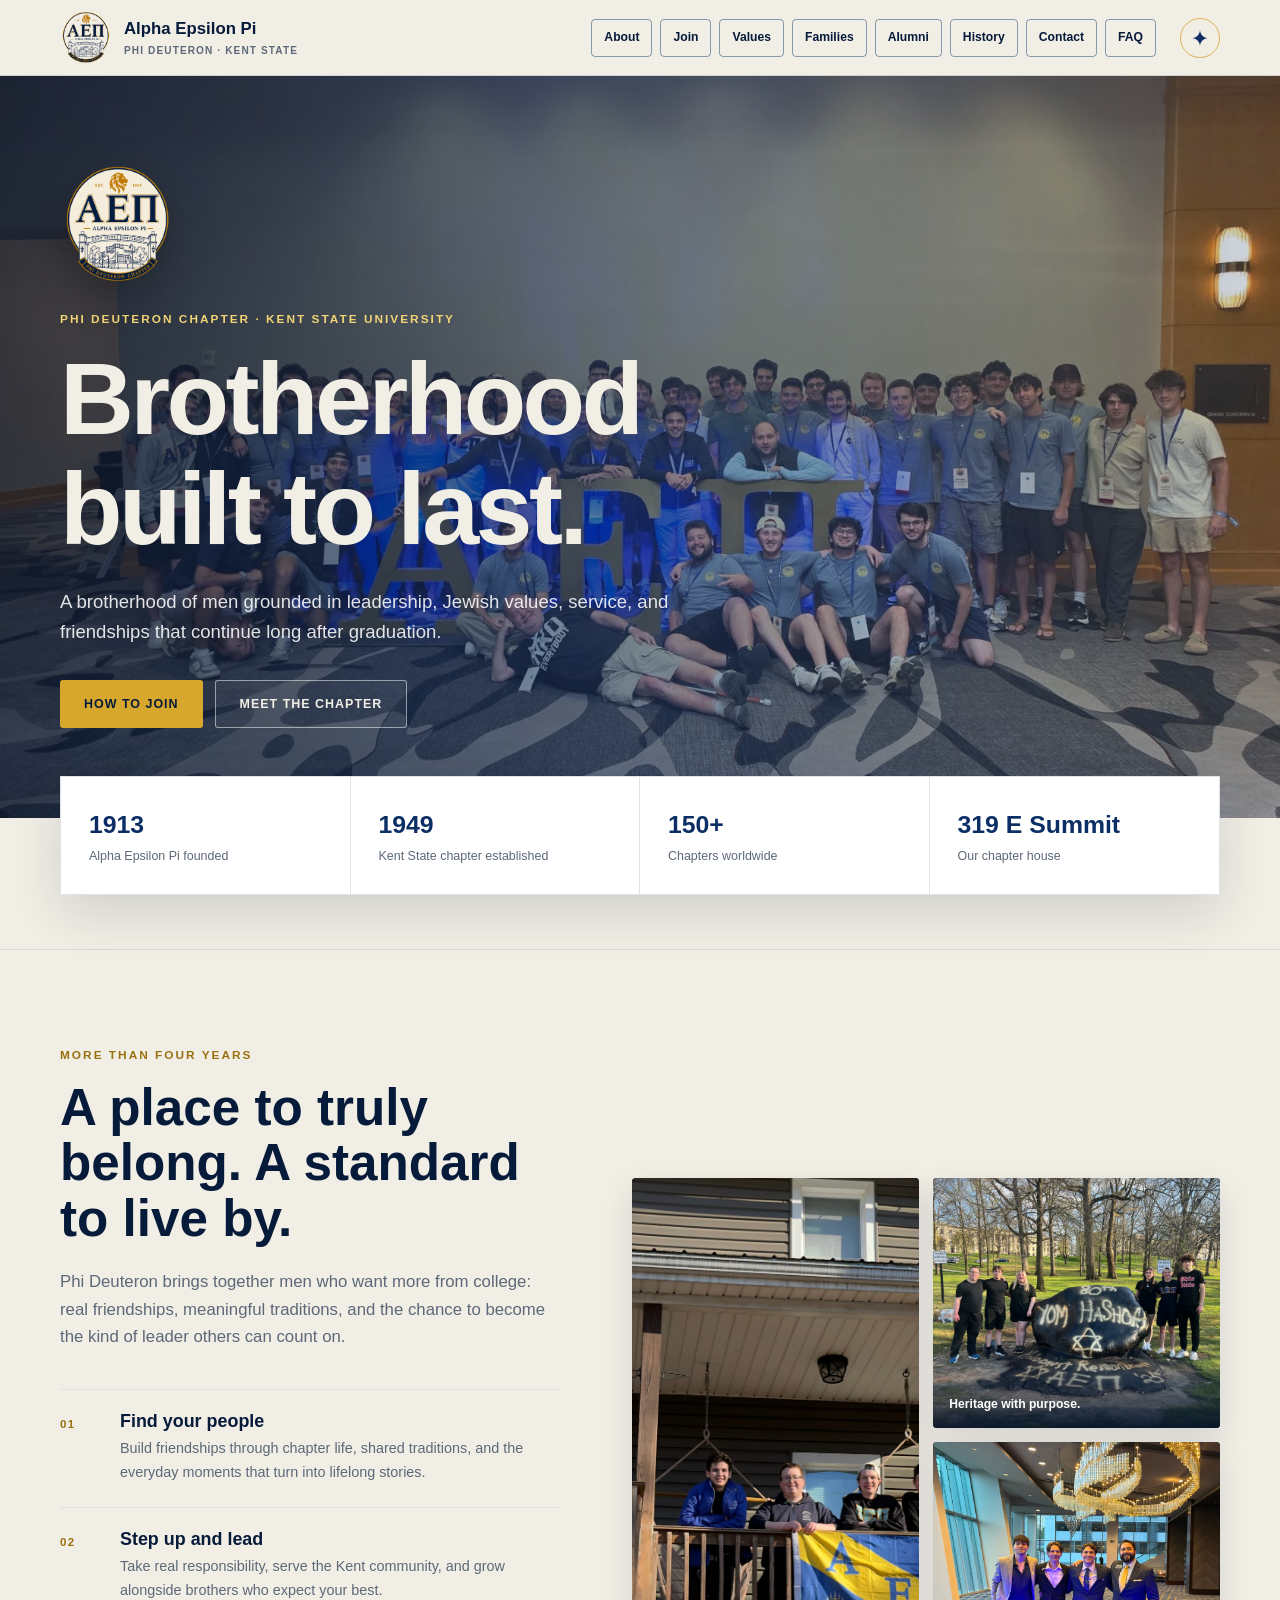
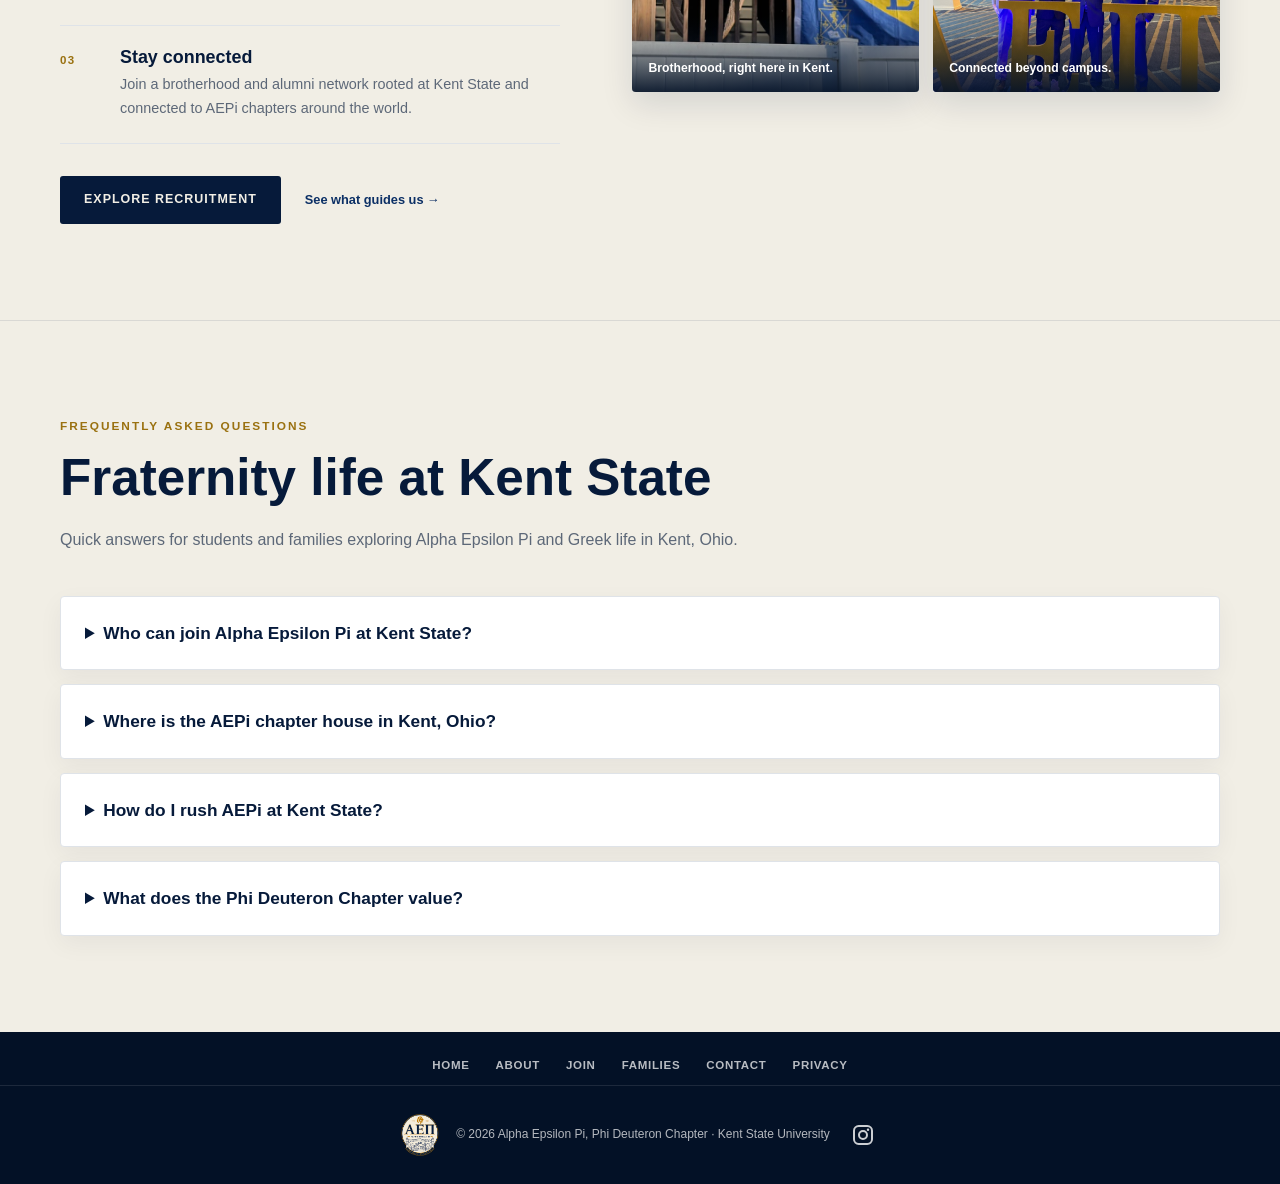
<file: index.html>
<!doctype html>
<html lang="en">
  <head>
    <meta charset="UTF-8" />
    <meta name="viewport" content="width=device-width, initial-scale=1" />
    <title>Fraternity at Kent State | Alpha Epsilon Pi Kent, Ohio</title>
    <meta name="description" content="Meet Alpha Epsilon Pi’s Phi Deuteron Chapter, a fraternity at Kent State University in Kent, Ohio. Explore brotherhood, values, rush, and chapter life." />
    <meta name="robots" content="index, follow, max-image-preview:large, max-snippet:-1, max-video-preview:-1" />
    <meta name="author" content="Alpha Epsilon Pi, Phi Deuteron Chapter" />
    <meta name="geo.region" content="US-OH" />
    <meta name="geo.placename" content="Kent" />
    <link rel="canonical" href="https://aepikent.org/" />
    <link rel="alternate" hreflang="en-us" href="https://aepikent.org/" />
    <meta property="og:type" content="website" />
    <meta property="og:site_name" content="Alpha Epsilon Pi at Kent State University" />
    <meta property="og:title" content="Alpha Epsilon Pi | A Fraternity at Kent State in Kent, Ohio" />
    <meta property="og:description" content="Discover the Phi Deuteron Chapter of Alpha Epsilon Pi at Kent State University: brotherhood, leadership, service, Jewish values, and recruitment." />
    <meta property="og:url" content="https://aepikent.org/" />
    <meta property="og:image" content="https://aepikent.org/assets/convention-group.jpeg" />
    <meta property="og:image:width" content="1600" />
    <meta property="og:image:height" content="1200" />
    <meta property="og:image:alt" content="Alpha Epsilon Pi Phi Deuteron brothers from Kent State University" />
    <meta name="twitter:card" content="summary_large_image" />
    <meta name="twitter:title" content="Alpha Epsilon Pi at Kent State University" />
    <meta name="twitter:description" content="Brotherhood, leadership, service, and recruitment at AEPi’s Phi Deuteron Chapter in Kent, Ohio." />
    <meta name="twitter:image" content="https://aepikent.org/assets/convention-group.jpeg" />
    <meta name="theme-color" content="#061a3a" />
    <link rel="icon" href="favicon.png" type="image/png" sizes="64x64" />
    <link rel="apple-touch-icon" href="apple-touch-icon.png" />
    <link rel="preload" as="image" href="assets/convention-group.jpeg" fetchpriority="high" />
    <link rel="stylesheet" href="styles.css" />
    <script type="application/ld+json">
      {
        "@context": "https://schema.org",
        "@graph": [
          {
            "@type": "Organization",
            "@id": "https://aepikent.org/#organization",
            "name": "Alpha Epsilon Pi, Phi Deuteron Chapter",
            "alternateName": ["AEPi Kent", "Alpha Epsilon Pi at Kent State University", "Phi Deuteron"],
            "url": "https://aepikent.org/",
            "logo": "https://aepikent.org/assets/logo-solid.png",
            "image": "https://aepikent.org/assets/convention-group.jpeg",
            "description": "The Phi Deuteron Chapter of Alpha Epsilon Pi, a fraternity at Kent State University in Kent, Ohio, focused on brotherhood, leadership, service, and Jewish values.",
            "foundingDate": "1949",
            "email": "exec@aepikent.org",
            "address": {
              "@type": "PostalAddress",
              "streetAddress": "319 E Summit St",
              "addressLocality": "Kent",
              "addressRegion": "OH",
              "postalCode": "44240",
              "addressCountry": "US"
            },
            "areaServed": { "@type": "City", "name": "Kent, Ohio" },
            "parentOrganization": { "@type": "Organization", "name": "Alpha Epsilon Pi" },
            "sameAs": ["https://www.instagram.com/aepikent/"]
          },
          {
            "@type": "WebSite",
            "@id": "https://aepikent.org/#website",
            "url": "https://aepikent.org/",
            "name": "Alpha Epsilon Pi at Kent State University",
            "publisher": { "@id": "https://aepikent.org/#organization" },
            "inLanguage": "en-US"
          }
        ]
      }
    </script>
    <script type="application/ld+json">
      {
        "@context": "https://schema.org",
        "@type": "FAQPage",
        "mainEntity": [
          { "@type": "Question", "name": "Who can join Alpha Epsilon Pi at Kent State?", "acceptedAnswer": { "@type": "Answer", "text": "Rush is open to any Kent State man of good character who shares the chapter’s values, regardless of religion." } },
          { "@type": "Question", "name": "Where is the AEPi chapter house in Kent, Ohio?", "acceptedAnswer": { "@type": "Answer", "text": "The Phi Deuteron chapter house is located at 319 E Summit St, Kent, Ohio 44240, near Kent State University." } },
          { "@type": "Question", "name": "How do I rush AEPi at Kent State?", "acceptedAnswer": { "@type": "Answer", "text": "Attend a casual rush event, meet the brothers, speak with chapter leadership, and follow @aepikent on Instagram for the current recruitment schedule." } }
        ]
      }
    </script>
  </head>
  <body>
    <header class="site-header">
      <a class="brand" href="index.html" aria-label="Alpha Epsilon Pi home">
        <img src="assets/logo.png" width="600" height="600" alt="Alpha Epsilon Pi Phi Deuteron Chapter logo" />
        <span><strong>Alpha Epsilon Pi</strong><small>Phi Deuteron · Kent State</small></span>
      </a>
      <nav id="site-nav" class="site-nav" aria-label="Main navigation">
        <a href="about.html">About</a>
        <a href="join.html">Join</a>
        <a href="values.html">Values</a>
        <a href="families.html">Families</a>
        <a href="alumni.html">Alumni</a>
        <a href="history.html">History</a>
        <a href="contact.html">Contact</a>
        <a href="index.html#faq">FAQ</a>
      </nav>
      <div class="header-actions">
        <button class="brother-button" id="brother-button" type="button" aria-label="Brother resources" title="Brother resources"><svg viewBox="0 0 24 24" aria-hidden="true"><path d="M12 2C12 7.52 16.48 12 22 12C16.48 12 12 16.48 12 22C12 16.48 7.52 12 2 12C7.52 12 12 7.52 12 2Z" /></svg></button>
        <button class="menu-button" id="menu-button" type="button" aria-label="Open navigation" aria-expanded="false"><span></span><span></span><span></span></button>
      </div>
    </header>
    <main>
      <section class="hero" id="home">
        <img class="hero-image" src="assets/convention-group.jpeg" width="1600" height="1200" alt="Alpha Epsilon Pi Phi Deuteron fraternity brothers from Kent State gathered at convention" fetchpriority="high" decoding="async" />
        <div class="hero-overlay"></div>
        <div class="hero-content page-width">
          <img class="hero-logo" src="assets/logo-solid.png" width="600" height="600" alt="" />
          <p class="eyebrow">Phi Deuteron Chapter · Kent State University</p>
          <h1>Brotherhood built to last.</h1>
          <p class="hero-copy">
            A brotherhood of men grounded in leadership, Jewish values, service, and friendships that continue long after graduation.
          </p>
          <div class="hero-actions">
            <a class="button gold" href="join.html">How to join</a>
            <a class="button outline" href="about.html">Meet the chapter</a>
          </div>
        </div>
      </section>

      <section class="stats page-width" aria-label="Chapter facts">
        <article><strong>1913</strong><span>Alpha Epsilon Pi founded</span></article>
        <article><strong>1949</strong><span>Kent State chapter established</span></article>
        <article><strong>150+</strong><span>Chapters worldwide</span></article>
        <article><strong>319 E Summit</strong><span>Our chapter house</span></article>
      </section>

      <section class="home-story section" aria-labelledby="home-story-title">
        <div class="home-story-inner page-width">
          <div class="home-story-copy">
            <p class="eyebrow dark">More than four years</p>
            <h2 id="home-story-title">A place to truly belong. A standard to live by. </h2>
            <p class="home-story-lede">Phi Deuteron brings together men who want more from college: real friendships, meaningful traditions, and the chance to become the kind of leader others can count on.</p>
            <div class="home-story-principles" aria-label="Chapter experience">
              <article>
                <span>01</span>
                <div><h3>Find your people</h3><p>Build friendships through chapter life, shared traditions, and the everyday moments that turn into lifelong stories.</p></div>
              </article>
              <article>
                <span>02</span>
                <div><h3>Step up and lead</h3><p>Take real responsibility, serve the Kent community, and grow alongside brothers who expect your best.</p></div>
              </article>
              <article>
                <span>03</span>
                <div><h3>Stay connected</h3><p>Join a brotherhood and alumni network rooted at Kent State and connected to AEPi chapters around the world.</p></div>
              </article>
            </div>
            <div class="home-story-actions">
              <a class="button navy" href="join.html">Explore recruitment</a>
              <a class="home-text-link" href="values.html">See what guides us →</a>
            </div>
          </div>
          <div class="home-story-gallery" aria-label="Life in the Phi Deuteron Chapter">
            <figure class="home-story-main">
              <img src="assets/chapter-house-brothers.jpeg" width="1200" height="900" alt="Phi Deuteron brothers together outside the chapter house" loading="lazy" decoding="async" />
              <figcaption>Brotherhood, right here in Kent.</figcaption>
            </figure>
            <figure>
              <img src="assets/jewish-remembrance.jpeg" width="1200" height="900" alt="Chapter members taking part in a Jewish remembrance event" loading="lazy" decoding="async" />
              <figcaption>Heritage with purpose.</figcaption>
            </figure>
            <figure>
              <img src="assets/convention-team.jpeg" width="1200" height="900" alt="Phi Deuteron members representing Kent State at an AEPi convention" loading="lazy" decoding="async" />
              <figcaption>Connected beyond campus.</figcaption>
            </figure>
          </div>
        </div>
      </section>
    
      <section class="faq section page-width" id="faq">
        <div class="section-heading">
          <div><p class="eyebrow dark">Frequently asked questions</p><h2>Fraternity life at Kent State</h2></div>
          <p>Quick answers for students and families exploring Alpha Epsilon Pi and Greek life in Kent, Ohio.</p>
        </div>
        <div class="faq-list">
          <details>
            <summary>Who can join Alpha Epsilon Pi at Kent State?</summary>
            <p>Rush is open to any Kent State man of good character who shares our values. AEPi is proudly the Jewish fraternity, and membership is open regardless of religion.</p>
          </details>
          <details>
            <summary>Where is the AEPi chapter house in Kent, Ohio?</summary>
            <p>Our Phi Deuteron chapter house is at 319 E Summit St, Kent, OH 44240, near the Kent State University campus.</p>
          </details>
          <details>
            <summary>How do I rush AEPi at Kent State?</summary>
            <p>Come to a casual recruitment event, meet the brothers, and talk with chapter leadership. Follow <a class="inline-link" href="https://instagram.com/aepikent" target="_blank" rel="noopener noreferrer">@aepikent on Instagram</a> for the current rush schedule.</p>
          </details>
          <details>
            <summary>What does the Phi Deuteron Chapter value?</summary>
            <p>Our chapter centers brotherhood, leadership, service, academics, personal responsibility, and Jewish values while serving Kent State and the wider Kent community.</p>
          </details>
        </div>
      </section>
      
      <section id="brother-resources" class="brother-resources" hidden data-nosnippet>
        <div class="page-width">
          <div class="section-heading">
            <div><p class="eyebrow dark">Members only</p><h2>Brother resources</h2></div>
            <button class="text-button" id="lock-button" type="button">Lock resources</button>
          </div>
          <div class="announcements-panel">
            <div class="resource-heading">
              <div>
                <p class="eyebrow dark">Chapter updates</p>
                <h3>Announcements &amp; deadlines</h3>
              </div>
            </div>
            <div class="announcement-grid">
              <div class="announcement-item">
                <h4>Announcements</h4>
                <p>- Please remember to complete study hours! (5 hours a week, clock in using Jibble)</p>
                <p>- Register for Hillel YK if you're in town!</p>
              </div>
              <div class="announcement-item">
                <h4>Deadlines</h4>
                <p>- Log 5 study hours this week! </p>
              </div>
            </div>
          </div>
          <div class="calendar-panel">
            <div class="resource-heading">
              <div>
                <p class="eyebrow dark">Chapter schedule</p>
                <h3>Upcoming events</h3>
              </div>
              <a class="text-link" href="https://calendar.google.com/calendar/u/0/r" target="_blank" rel="noopener noreferrer">Open in Google Calendar →</a>
            </div>
            <!-- Replace YOUR_CALENDAR_ID with the Calendar ID from Google Calendar's "Integrate calendar" settings. -->
            <iframe
              class="chapter-calendar"
              src="https://calendar.google.com/calendar/embed?src=aepikent%40gmail.com&ctz=America%2FNew_York"
              title="Phi Deuteron chapter calendar"
              loading="lazy"
              referrerpolicy="no-referrer-when-downgrade"
            ></iframe>
          </div>

          <div class="card-grid three resource-grid">
            <article class="card resource-card resource-card-group">
              <span class="card-number">01</span><h3>Chapter minutes & Forms</h3><p>Review meeting minutes and agendas. Find absence and event idea forms.</p>
              <div class="resource-links">
                <a class="resource-action" href="https://drive.google.com/drive/folders/1sYDMNFMItNl-6Pca24STJ9k_tjA4YKiF?usp=sharing" target="_blank" rel="noopener noreferrer">Open minutes folder →</a>
                <a class="resource-action" href="https://docs.google.com/forms/d/e/1FAIpQLSdBFl_1kmg2eSrGvvFJGfLD6r4KKJzV2H_8To-0QZYBTnGhhQ/viewform?usp=header" target="_blank" rel="noopener noreferrer">Absence form →</a>
                <a class="resource-action" href="https://docs.google.com/forms/d/e/1FAIpQLSdRCvwhA3nB-5bGNg1dyqoVADkW_VK5nVs4z9GjNx_UBK4I1Q/viewform?usp=header" target="_blank" rel="noopener noreferrer">Event ideas form →</a>
              </div>
            </article>
            <article class="card resource-card resource-card-group">
              <span class="card-number">02</span><h3>Important resources</h3><p>Access governing documents, house safety and party plans, committee files, and other chapter materials.</p>
              <div class="resource-links">
                <a class="resource-action" href="https://drive.google.com/drive/folders/1YEkDc5iERvVz8bV9_bWtvTCncpE8B3_V?usp=sharing" target="_blank" rel="noopener noreferrer">Open resources folder →</a>
              </div>
            </article>
            <article class="card resource-card resource-card-group">
              <span class="card-number">03</span><h3>Important links</h3><p>Join our platforms for group chats, calendar, event notifications (Flare); shared photos (Photocircle); and pay dues (Venmo).</p>
              <div class="resource-links">
                <a href="https://flare-event.app.link/Aec3fVzAB5b" target="_blank" rel="noopener noreferrer">Open Flare →</a>
                <a href="https://join.photocircleapp.com/73GES8HB7H" target="_blank" rel="noopener noreferrer">Open PhotoCircle →</a>
                <a href="https://venmo.com/ksuaepi" target="_blank" rel="noopener noreferrer">Open Venmo →</a>
              </div>
            </article>
          </div>
        </div>
      </section>
    </main>
    <nav class="footer-nav" aria-label="Footer navigation"><a href="index.html">Home</a><a href="about.html">About</a><a href="join.html">Join</a><a href="families.html">Families</a><a href="contact.html">Contact</a><a href="privacy.html">Privacy</a></nav>
    <footer><img src="assets/logo-solid.png" width="600" height="600" alt="" /><p>© <span id="year"></span> Alpha Epsilon Pi, Phi Deuteron Chapter · Kent State University</p><a class="instagram-link" href="https://www.instagram.com/aepikent/" target="_blank" rel="noopener noreferrer" aria-label="Follow AEPi Kent on Instagram"><svg viewBox="0 0 24 24" width="24" height="24" aria-hidden="true"><path fill="currentColor" d="M7.75 2h8.5A5.76 5.76 0 0 1 22 7.75v8.5A5.76 5.76 0 0 1 16.25 22h-8.5A5.76 5.76 0 0 1 2 16.25v-8.5A5.76 5.76 0 0 1 7.75 2Zm0 2A3.75 3.75 0 0 0 4 7.75v8.5A3.75 3.75 0 0 0 7.75 20h8.5A3.75 3.75 0 0 0 20 16.25v-8.5A3.75 3.75 0 0 0 16.25 4h-8.5ZM17 5.5A1.25 1.25 0 1 1 17 8a1.25 1.25 0 0 1 0-2.5ZM12 7a5 5 0 1 1 0 10 5 5 0 0 1 0-10Zm0 2a3 3 0 1 0 0 6 3 3 0 0 0 0-6Z"/></svg></a></footer>

    <dialog id="brother-dialog">
      <button class="dialog-close" id="dialog-close" type="button" aria-label="Close">×</button>
      <img src="assets/logo.png" width="600" height="600" alt="" />
      <p class="eyebrow dark">Members only</p>
      <h2>Brother resources</h2>
      <p>Enter the chapter password to continue.</p>
      <form id="brother-form">
        <label for="brother-password">Chapter password</label>
        <input id="brother-password" name="password" type="password" autocomplete="current-password" required />
        <p class="form-error" id="form-error" aria-live="polite"></p>
        <button class="button navy" type="submit">Unlock</button>
      </form>
    </dialog>
    <!-- Cloudflare Web Analytics --><script type='module' src='https://static.cloudflareinsights.com/beacon.min.js' data-cf-beacon='{"token": "705a6dcdab874d5dbcde9c05819da363"}'></script><!-- End Cloudflare Web Analytics -->
    <script>
      // Change this value before publishing. Static-site passwords deter casual access only.
      const BROTHERS_PASSWORD = "Esponda";
      const menuButton = document.querySelector("#menu-button");
      const nav = document.querySelector("#site-nav");
      const dialog = document.querySelector("#brother-dialog");
      const resources = document.querySelector("#brother-resources");
      const form = document.querySelector("#brother-form");
      const error = document.querySelector("#form-error");

      menuButton.addEventListener("click", () => {
        const open = nav.classList.toggle("open");
        menuButton.setAttribute("aria-expanded", String(open));
      });
      nav.querySelectorAll("a").forEach((link) => link.addEventListener("click", () => nav.classList.remove("open")));
      document.querySelector("#brother-button").addEventListener("click", () => dialog.showModal());
      if (new URLSearchParams(window.location.search).get("members") === "open") {
        dialog.showModal();
        history.replaceState({}, "", "index.html");
      }
      document.querySelector("#dialog-close").addEventListener("click", () => dialog.close());
      dialog.addEventListener("click", (event) => { if (event.target === dialog) dialog.close(); });
      form.addEventListener("submit", (event) => {
        event.preventDefault();
        if (new FormData(form).get("password") !== BROTHERS_PASSWORD) {
          error.textContent = "Incorrect chapter password.";
          return;
        }
        error.textContent = "";
        resources.hidden = false;
        dialog.close();
        resources.scrollIntoView({ behavior: "smooth" });
        form.reset();
      });
      document.querySelector("#lock-button").addEventListener("click", () => {
        resources.hidden = true;
        window.scrollTo({ top: 0, behavior: "smooth" });
      });
      document.querySelector("#year").textContent = new Date().getFullYear();
    </script>
  </body>
</html>
</file>
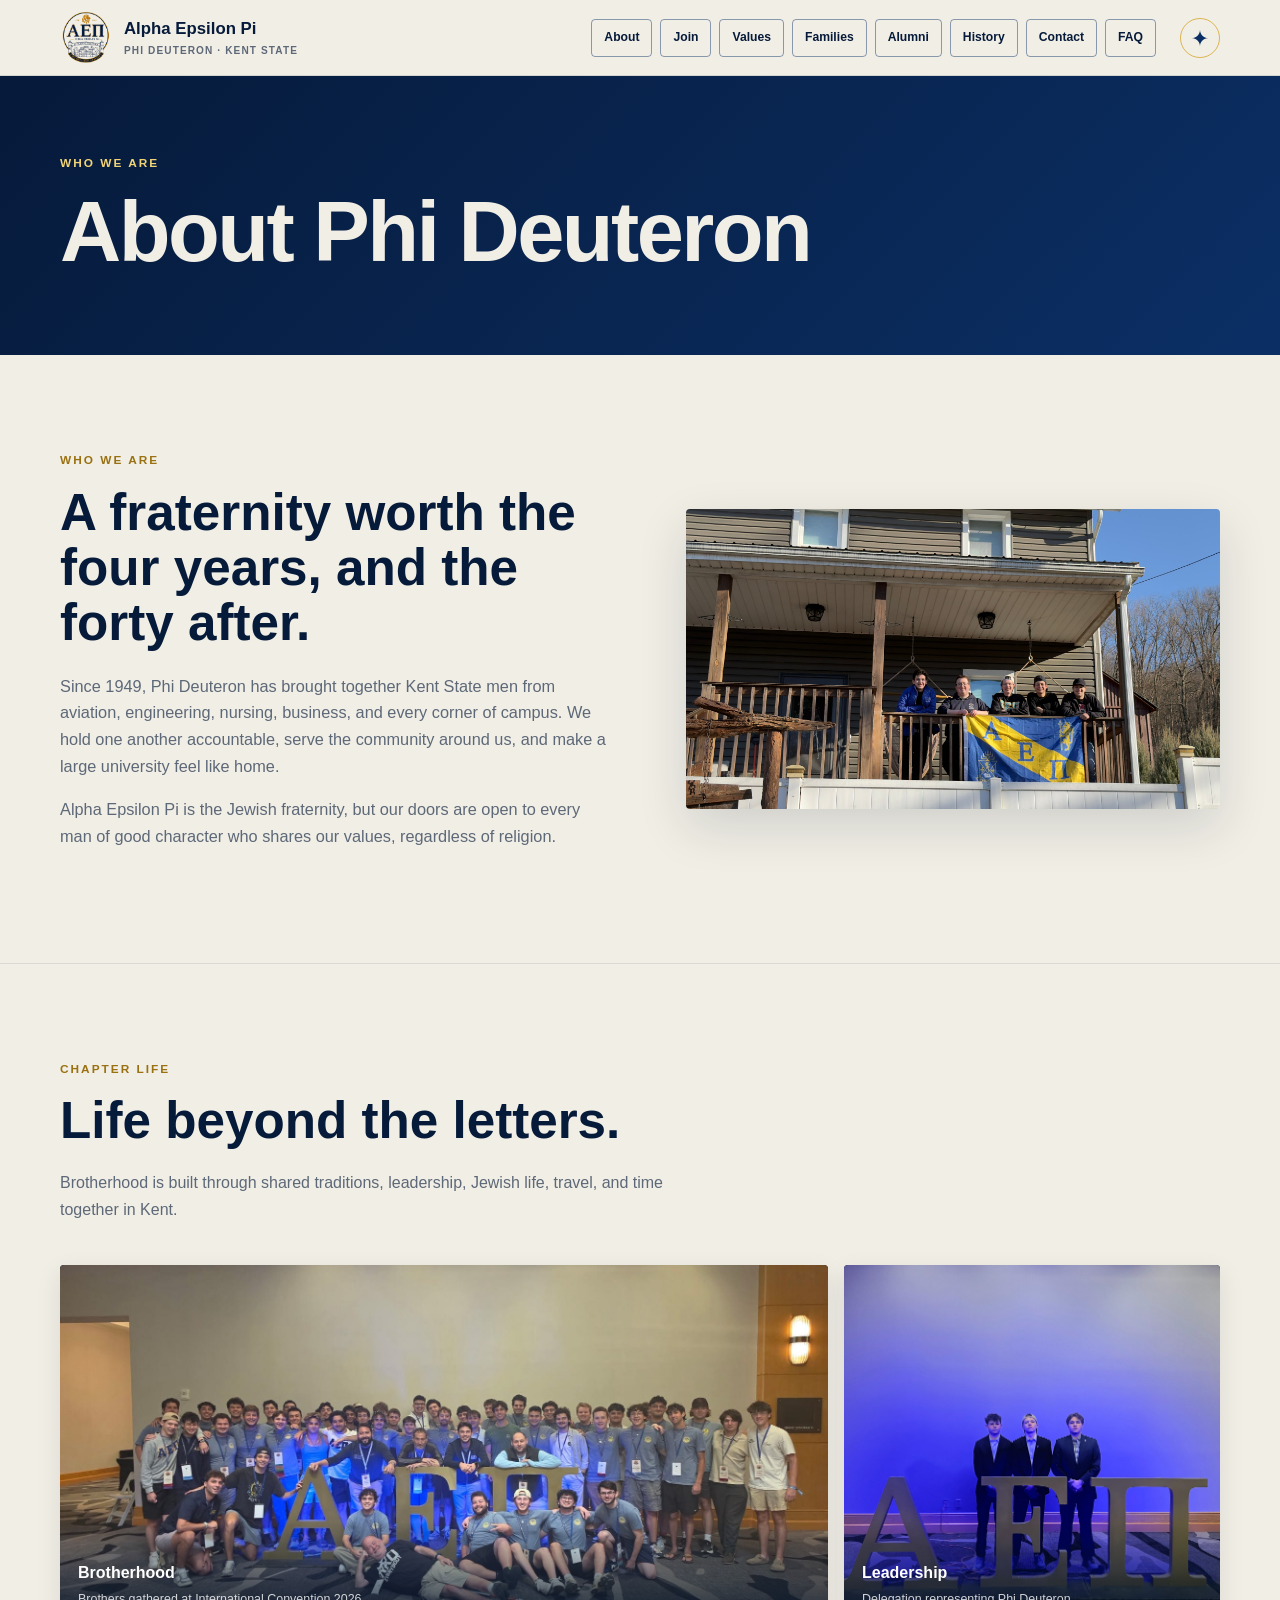
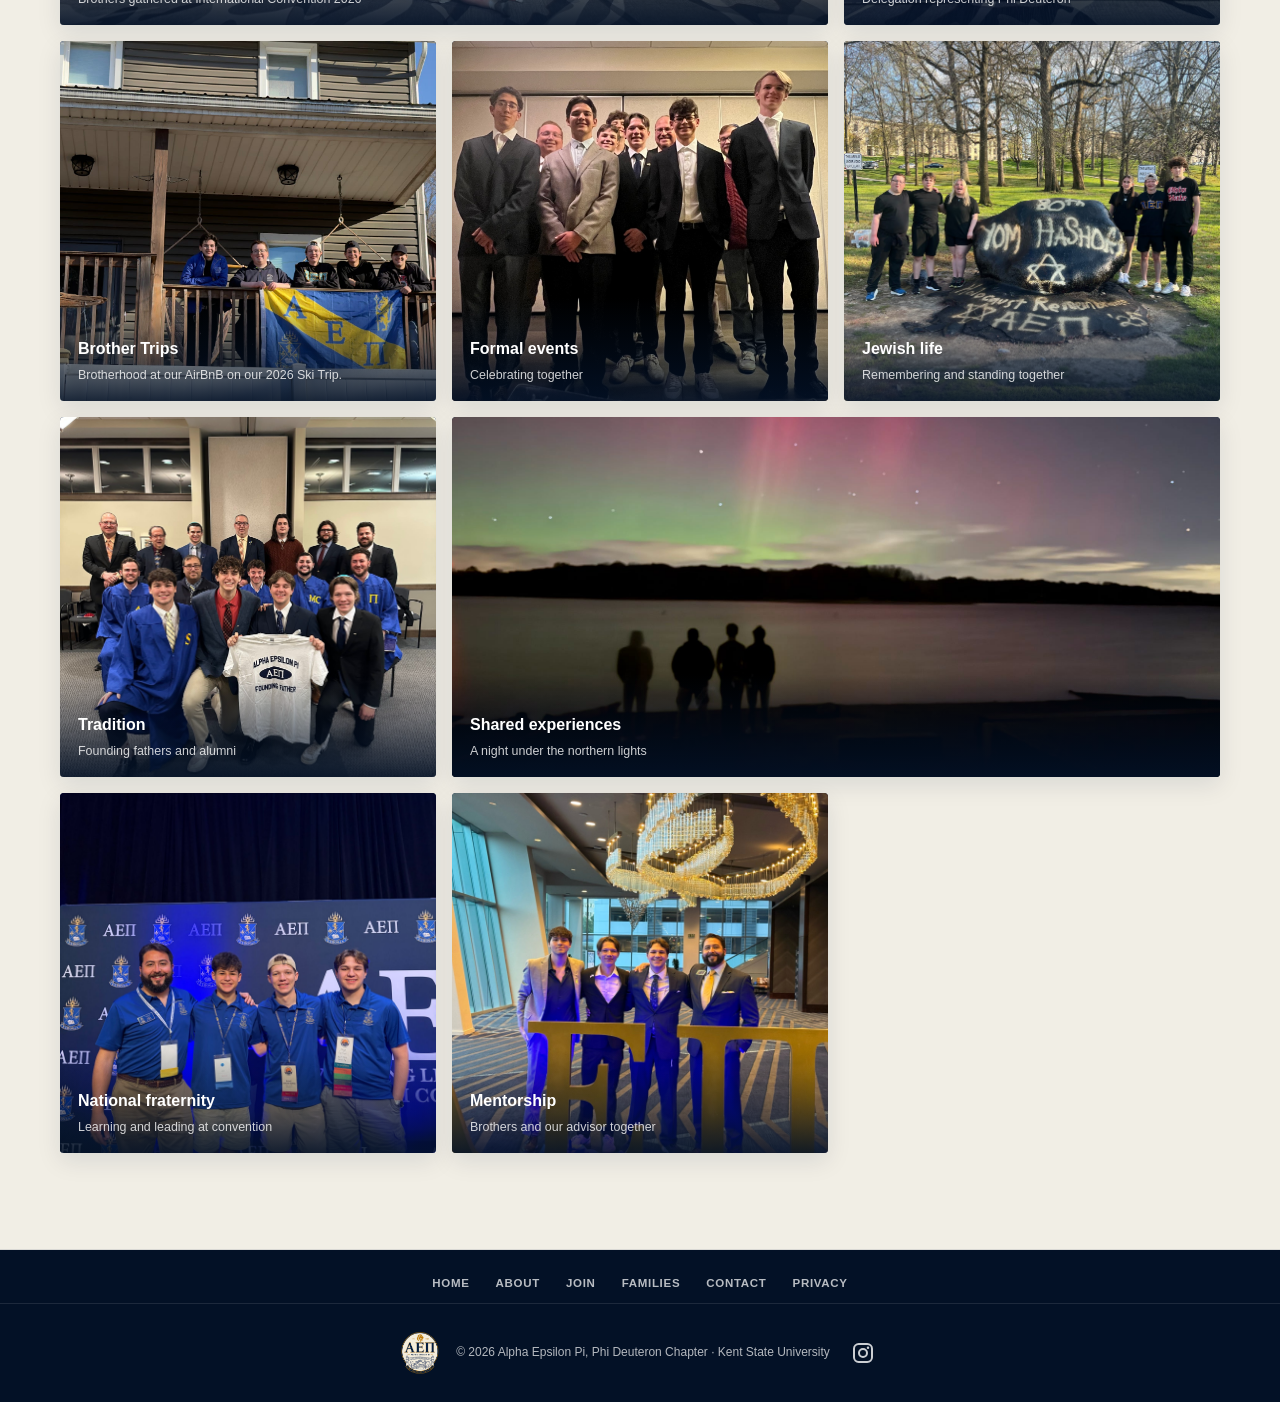
<file: about.html>
<!doctype html>
<html lang="en">
  <head>
    <meta charset="UTF-8" />
    <meta name="viewport" content="width=device-width, initial-scale=1" />
    <title>About AEPi Kent | Phi Deuteron</title>
    <meta name="description" content="Learn about Alpha Epsilon Pi’s Phi Deuteron Chapter at Kent State University." />
    <meta name="robots" content="index, follow, max-image-preview:large" />
    <link rel="canonical" href="https://aepikent.org/about.html" />
    <meta property="og:type" content="website" />
    <meta property="og:site_name" content="Alpha Epsilon Pi at Kent State University" />
    <meta property="og:title" content="About AEPi Kent | Phi Deuteron" />
    <meta property="og:description" content="Learn about Alpha Epsilon Pi’s Phi Deuteron Chapter at Kent State University." />
    <meta property="og:url" content="https://aepikent.org/about.html" />
    <meta property="og:image" content="https://aepikent.org/assets/convention-group.jpeg" />
    <meta name="theme-color" content="#061a3a" />
    <link rel="icon" href="favicon.png" type="image/png" sizes="64x64" />
    <link rel="apple-touch-icon" href="apple-touch-icon.png" />
    <link rel="stylesheet" href="styles.css" />
  </head>
  <body>
    <header class="site-header">
      <a class="brand" href="index.html" aria-label="Alpha Epsilon Pi home">
        <img src="assets/logo.png" width="600" height="600" alt="Alpha Epsilon Pi Phi Deuteron Chapter logo" />
        <span><strong>Alpha Epsilon Pi</strong><small>Phi Deuteron · Kent State</small></span>
      </a>
      <nav id="site-nav" class="site-nav" aria-label="Main navigation">
        <a href="about.html">About</a>
        <a href="join.html">Join</a>
        <a href="values.html">Values</a>
        <a href="families.html">Families</a>
        <a href="alumni.html">Alumni</a>
        <a href="history.html">History</a>
        <a href="contact.html">Contact</a>
        <a href="index.html#faq">FAQ</a>
      </nav>
      <div class="header-actions">
        <a class="brother-button" href="index.html?members=open" aria-label="Brother resources" title="Brother resources"><svg viewBox="0 0 24 24" aria-hidden="true"><path d="M12 2C12 7.52 16.48 12 22 12C16.48 12 12 16.48 12 22C12 16.48 7.52 12 2 12C7.52 12 12 7.52 12 2Z" /></svg></a>
        <button class="menu-button" id="menu-button" type="button" aria-label="Open navigation" aria-expanded="false"><span></span><span></span><span></span></button>
      </div>
    </header>
    <main>
      <section class="page-banner"><div class="page-width"><p class="eyebrow">Who we are</p><h1>About Phi Deuteron</h1></div></section>
      <section class="split page-width section" id="about">
        <div class="section-copy">
          <p class="eyebrow dark">Who we are</p>
          <h2>A fraternity worth the four years, and the forty after.</h2>
          <p>
            Since 1949, Phi Deuteron has brought together Kent State men from aviation, engineering, nursing, business, and every corner of campus. We hold one another accountable, serve the community around us, and make a large university feel like home.
          </p>
          <p>
            Alpha Epsilon Pi is the Jewish fraternity, but our doors are open to every man of good character who shares our values, regardless of religion.
          </p>
        </div>
        <img class="feature-image" src="assets/chapter-house.jpeg" width="2048" height="1153" loading="lazy" decoding="async" alt="Alpha Epsilon Pi Phi Deuteron fraternity at AirBnB in Ohiopyle, PA for ski trip." />
      </section>

      <section class="chapter-life section" id="chapter-life">
        <div class="page-width">
          <div class="section-heading gallery-heading">
            <div>
              <p class="eyebrow dark">Chapter life</p>
              <h2>Life beyond the letters.</h2>
              <p>Brotherhood is built through shared traditions, leadership, Jewish life, travel, and time together in Kent.</p>
            </div>
          </div>
          <div class="photo-gallery">
            <figure class="gallery-wide"><img src="assets/convention-brotherhood.jpeg" width="1600" height="1200" loading="lazy" decoding="async" alt="Alpha Epsilon Pi brothers gathered at the 2026 convention" /><figcaption><strong>Brotherhood</strong><span>Brothers gathered at International Convention 2026</span></figcaption></figure>
            <figure><img src="assets/chapter-leadership.jpeg" width="1512" height="2016" loading="lazy" decoding="async" alt="Phi Deuteron chapter leaders with Alpha Epsilon Pi letters" /><figcaption><strong>Leadership</strong><span>Delegation representing Phi Deuteron</span></figcaption></figure>
            <figure><img src="assets/chapter-house-brothers.jpeg" width="2048" height="1153" loading="lazy" decoding="async" alt="Phi Deuteron brothers outside the Kent chapter house" /><figcaption><strong>Brother Trips</strong><span>Brotherhood at our AirBnB on our 2026 Ski Trip.</span></figcaption></figure>
            <figure><img src="assets/formal-brotherhood.jpg" width="1152" height="1536" loading="lazy" decoding="async" alt="Phi Deuteron brothers dressed for a formal event" /><figcaption><strong>Formal events</strong><span>Celebrating together</span></figcaption></figure>
            <figure><img src="assets/jewish-remembrance.jpeg" width="1512" height="2016" loading="lazy" decoding="async" alt="Phi Deuteron brothers participating in a Jewish remembrance event at Kent State" /><figcaption><strong>Jewish life</strong><span>Remembering and standing together</span></figcaption></figure>
            <figure><img src="assets/founding-fathers.jpeg" width="1512" height="2016" loading="lazy" decoding="async" alt="Phi Deuteron founding fathers and alumni gathered at Kent State" /><figcaption><strong>Tradition</strong><span>Founding fathers and alumni</span></figcaption></figure>
            <figure class="gallery-wide"><img src="assets/brotherhood-trip.jpeg" width="2016" height="1512" loading="lazy" decoding="async" alt="Phi Deuteron brothers watching the northern lights together" /><figcaption><strong>Shared experiences</strong><span>A night under the northern lights</span></figcaption></figure>
            <figure><img src="assets/convention-delegation.jpeg" width="1536" height="2048" loading="lazy" decoding="async" alt="Phi Deuteron delegation at an Alpha Epsilon Pi convention" /><figcaption><strong>National fraternity</strong><span>Learning and leading at convention</span></figcaption></figure>
            <figure><img src="assets/convention-team.jpeg" width="2016" height="1512" loading="lazy" decoding="async" alt="Phi Deuteron brothers and advisor at Alpha Epsilon Pi convention" /><figcaption><strong>Mentorship</strong><span>Brothers and our advisor together</span></figcaption></figure>
          </div>
        </div>
      </section>

    </main>
    <nav class="footer-nav" aria-label="Footer navigation"><a href="index.html">Home</a><a href="about.html">About</a><a href="join.html">Join</a><a href="families.html">Families</a><a href="contact.html">Contact</a><a href="privacy.html">Privacy</a></nav>
    <footer><img src="assets/logo-solid.png" width="600" height="600" alt="" /><p>© <span id="year"></span> Alpha Epsilon Pi, Phi Deuteron Chapter · Kent State University</p><a class="instagram-link" href="https://www.instagram.com/aepikent/" target="_blank" rel="noopener noreferrer" aria-label="Follow AEPi Kent on Instagram"><svg viewBox="0 0 24 24" width="24" height="24" aria-hidden="true"><path fill="currentColor" d="M7.75 2h8.5A5.76 5.76 0 0 1 22 7.75v8.5A5.76 5.76 0 0 1 16.25 22h-8.5A5.76 5.76 0 0 1 2 16.25v-8.5A5.76 5.76 0 0 1 7.75 2Zm0 2A3.75 3.75 0 0 0 4 7.75v8.5A3.75 3.75 0 0 0 7.75 20h8.5A3.75 3.75 0 0 0 20 16.25v-8.5A3.75 3.75 0 0 0 16.25 4h-8.5ZM17 5.5A1.25 1.25 0 1 1 17 8a1.25 1.25 0 0 1 0-2.5ZM12 7a5 5 0 1 1 0 10 5 5 0 0 1 0-10Zm0 2a3 3 0 1 0 0 6 3 3 0 0 0 0-6Z"/></svg></a></footer>
    <!-- Cloudflare Web Analytics --><script type='module' src='https://static.cloudflareinsights.com/beacon.min.js' data-cf-beacon='{"token": "705a6dcdab874d5dbcde9c05819da363"}'></script><!-- End Cloudflare Web Analytics -->
    <script>
      const menuButton = document.querySelector("#menu-button");
      const nav = document.querySelector("#site-nav");
      menuButton.addEventListener("click", () => { const open = nav.classList.toggle("open"); menuButton.setAttribute("aria-expanded", String(open)); });
      nav.querySelectorAll("a").forEach((link) => link.addEventListener("click", () => nav.classList.remove("open")));
      document.querySelector("#year").textContent = new Date().getFullYear();
    </script>
  </body>
</html>
</file>
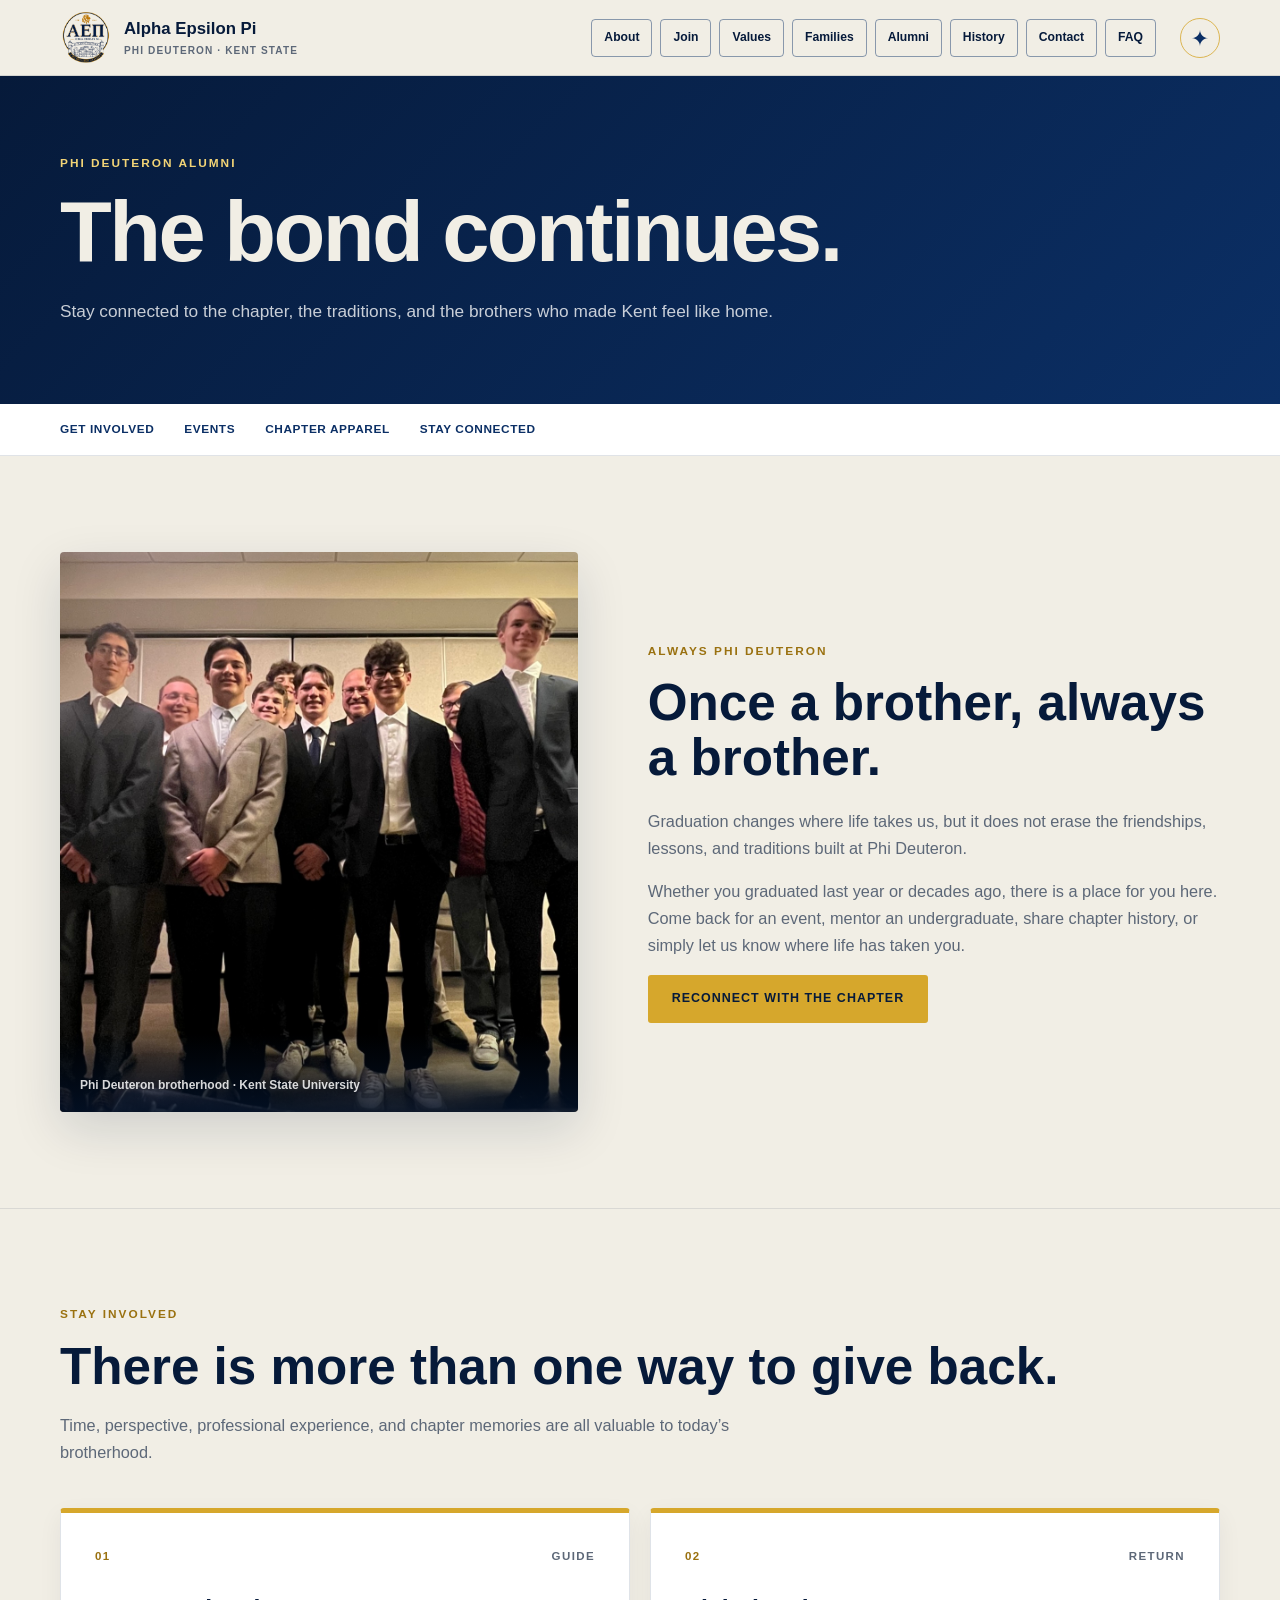
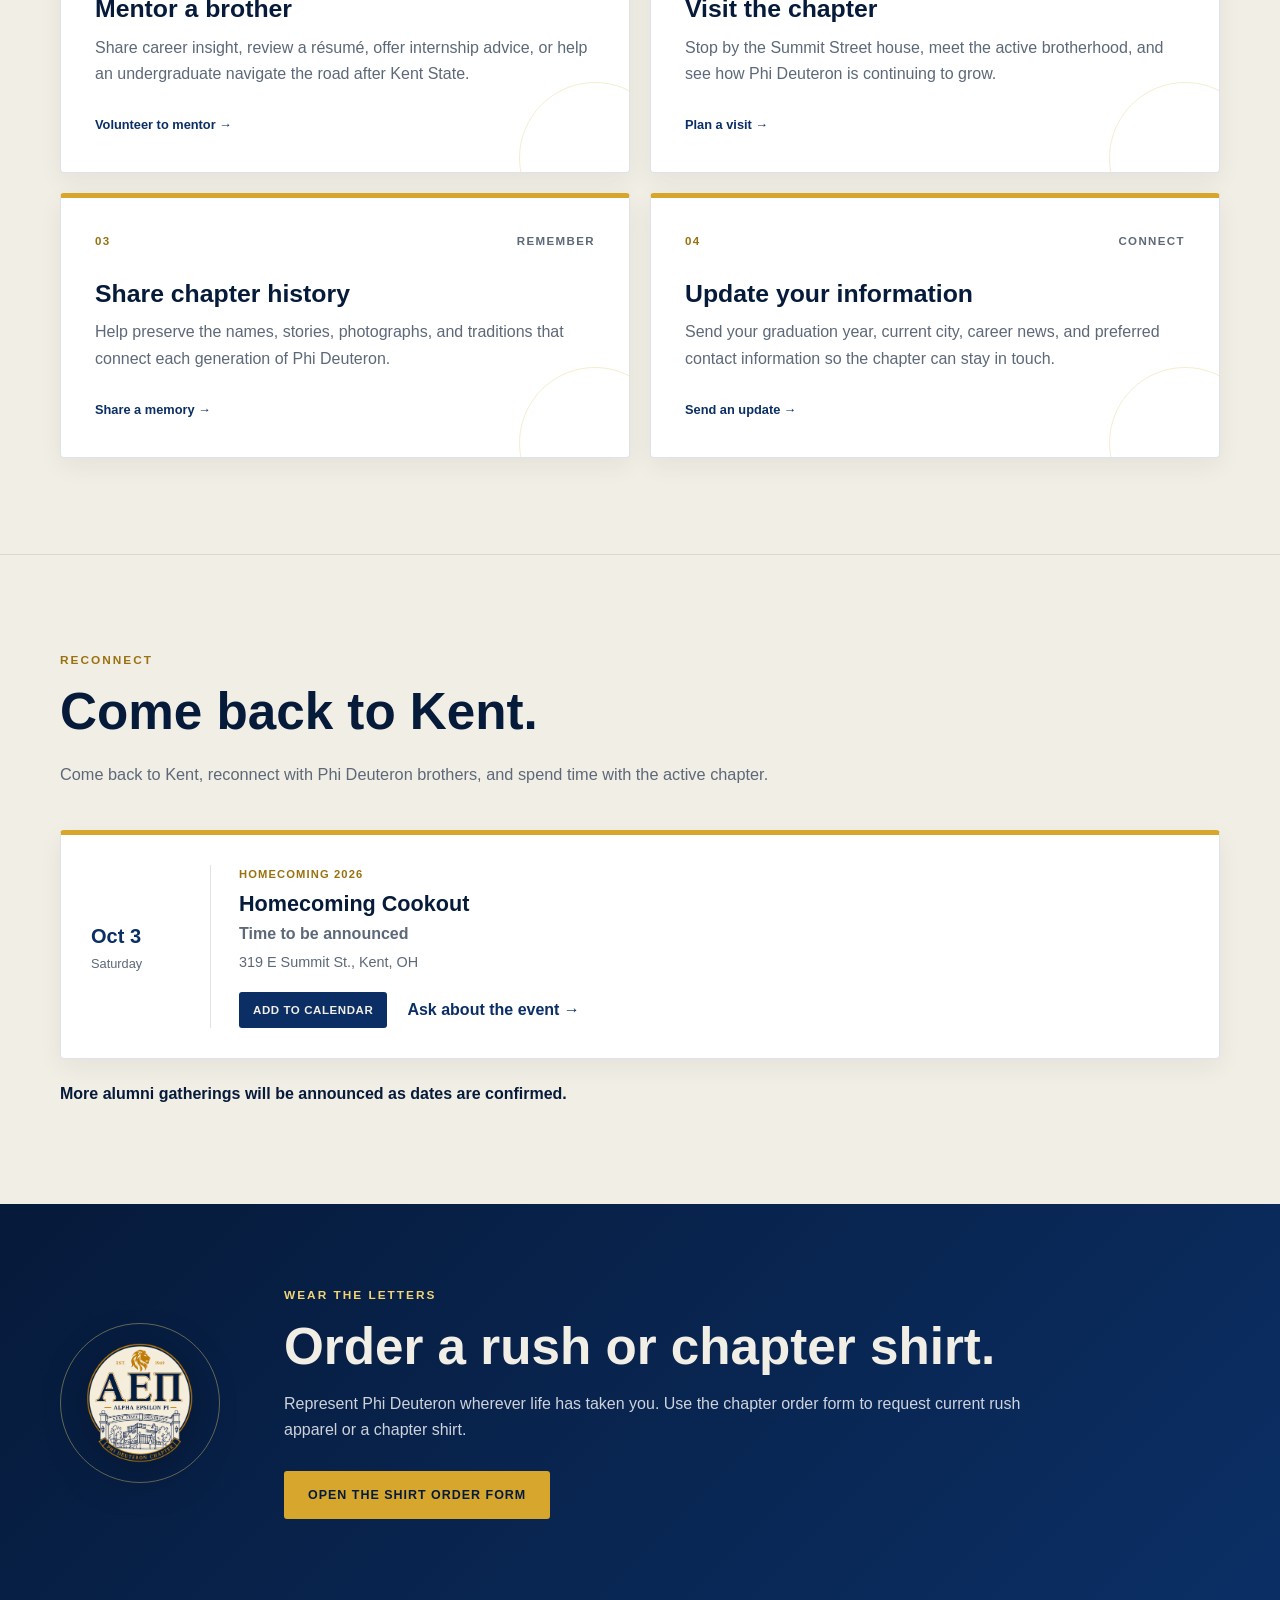
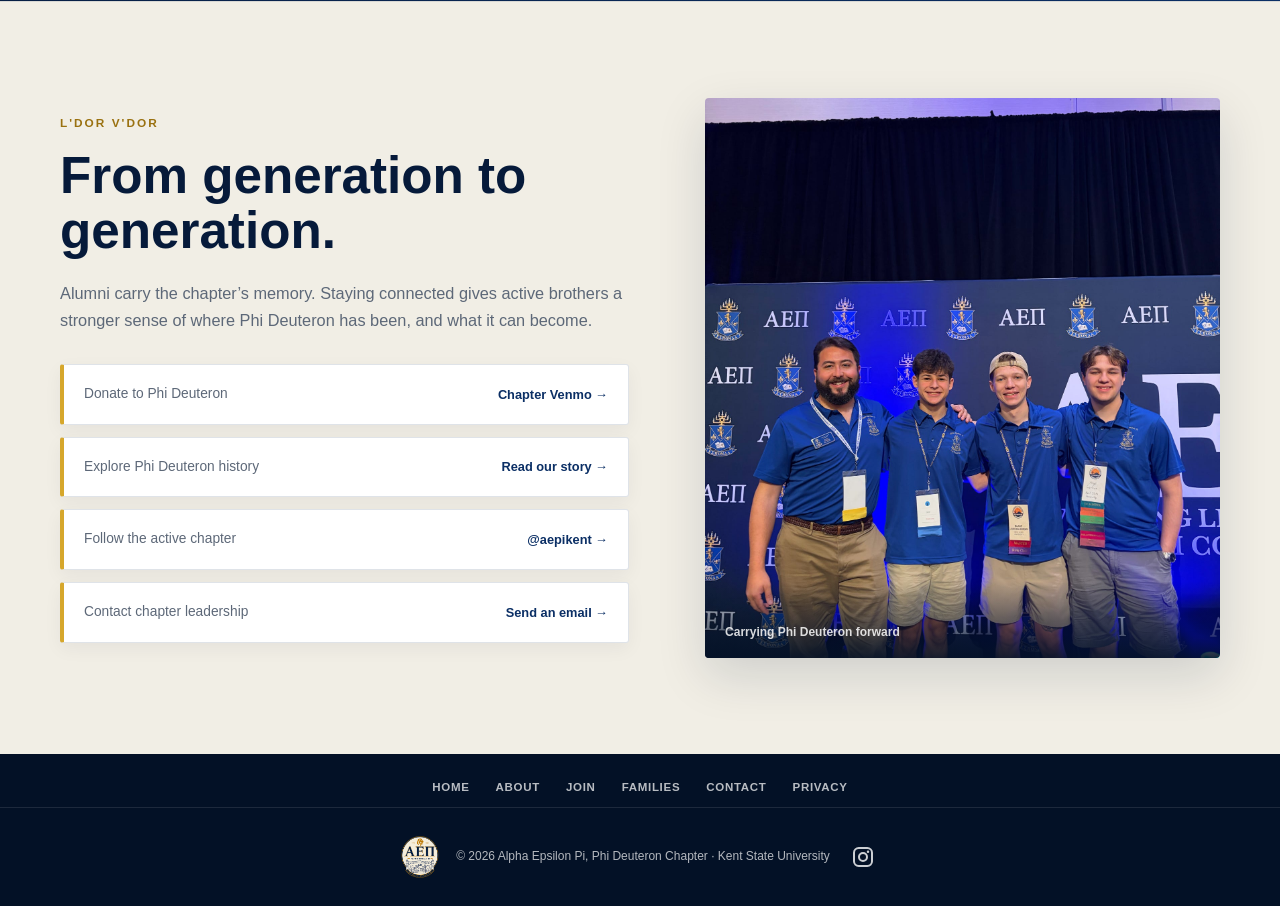
<file: alumni.html>
<!doctype html>
<html lang="en">
  <head>
    <meta charset="UTF-8" />
    <meta name="viewport" content="width=device-width, initial-scale=1" />
    <title>Alumni | AEPi Kent Phi Deuteron</title>
    <meta name="description" content="Reconnect with Alpha Epsilon Pi Phi Deuteron alumni, attend chapter events, mentor undergraduates, and order chapter apparel." />
    <meta name="robots" content="index, follow, max-image-preview:large" />
    <link rel="canonical" href="https://aepikent.org/alumni.html" />
    <meta property="og:type" content="website" />
    <meta property="og:site_name" content="Alpha Epsilon Pi at Kent State University" />
    <meta property="og:title" content="Alumni | AEPi Kent Phi Deuteron" />
    <meta property="og:description" content="Reconnect with Alpha Epsilon Pi Phi Deuteron alumni, attend chapter events, mentor undergraduates, and order chapter apparel." />
    <meta property="og:url" content="https://aepikent.org/alumni.html" />
    <meta property="og:image" content="https://aepikent.org/assets/convention-group.jpeg" />
    <meta name="theme-color" content="#061a3a" />
    <link rel="icon" href="favicon.png" type="image/png" sizes="64x64" />
    <link rel="apple-touch-icon" href="apple-touch-icon.png" />
    <link rel="stylesheet" href="styles.css" />
  </head>
  <body>
    <header class="site-header">
      <a class="brand" href="index.html" aria-label="Alpha Epsilon Pi home">
        <img src="assets/logo.png" width="600" height="600" alt="Alpha Epsilon Pi Phi Deuteron Chapter logo" />
        <span><strong>Alpha Epsilon Pi</strong><small>Phi Deuteron · Kent State</small></span>
      </a>
      <nav id="site-nav" class="site-nav" aria-label="Main navigation">
        <a href="about.html">About</a>
        <a href="join.html">Join</a>
        <a href="values.html">Values</a>
        <a href="families.html">Families</a>
        <a href="alumni.html">Alumni</a>
        <a href="history.html">History</a>
        <a href="contact.html">Contact</a>
        <a href="index.html#faq">FAQ</a>
      </nav>
      <div class="header-actions">
        <a class="brother-button" href="index.html?members=open" aria-label="Brother resources" title="Brother resources"><svg viewBox="0 0 24 24" aria-hidden="true"><path d="M12 2C12 7.52 16.48 12 22 12C16.48 12 12 16.48 12 22C12 16.48 7.52 12 2 12C7.52 12 12 7.52 12 2Z" /></svg></a>
        <button class="menu-button" id="menu-button" type="button" aria-label="Open navigation" aria-expanded="false"><span></span><span></span><span></span></button>
      </div>
    </header>
    <main>
      <section class="page-banner alumni-banner"><div class="page-width"><p class="eyebrow">Phi Deuteron alumni</p><h1>The bond continues.</h1><p>Stay connected to the chapter, the traditions, and the brothers who made Kent feel like home.</p></div></section>

      <nav class="alumni-jump-nav" aria-label="Alumni page sections">
        <div class="page-width">
          <a href="#get-involved">Get involved</a>
          <a href="#alumni-events">Events</a>
		  <a href="#alumni-apparel">Chapter apparel</a>
          <a href="#stay-connected">Stay connected</a>
        </div>
      </nav>

      <section class="alumni alumni-intro section" id="alumni">
        <div class="page-width split reverse">
          <figure class="alumni-intro-photo">
            <img src="assets/formal.jpg" width="1536" height="2048" loading="lazy" decoding="async" alt="Phi Deuteron fraternity brothers from Kent State at a formal chapter event" />
            <figcaption>Phi Deuteron brotherhood · Kent State University</figcaption>
          </figure>
          <div class="section-copy">
            <p class="eyebrow dark">Always Phi Deuteron</p>
            <h2>Once a brother, always a brother.</h2>
            <p>Graduation changes where life takes us, but it does not erase the friendships, lessons, and traditions built at Phi Deuteron.</p>
            <p>Whether you graduated last year or decades ago, there is a place for you here. Come back for an event, mentor an undergraduate, share chapter history, or simply let us know where life has taken you.</p>
            <a class="button gold" href="mailto:exec@aepikent.org?subject=Phi%20Deuteron%20Alumni%20Update">Reconnect with the chapter</a>
          </div>
        </div>
      </section>

      <section class="alumni-involvement section" id="get-involved">
        <div class="page-width">
          <div class="alumni-section-heading">
            <div><p class="eyebrow dark">Stay involved</p><h2>There is more than one way to give back.</h2></div>
            <p>Time, perspective, professional experience, and chapter memories are all valuable to today’s brotherhood.</p>
          </div>
          <div class="alumni-action-grid">
            <article class="alumni-action-card"><div class="alumni-card-top"><span>01</span><small>Guide</small></div><h3>Mentor a brother</h3><p>Share career insight, review a résumé, offer internship advice, or help an undergraduate navigate the road after Kent State.</p><a href="mailto:exec@aepikent.org?subject=Alumni%20Mentorship%20Interest">Volunteer to mentor <span aria-hidden="true">→</span></a></article>
            <article class="alumni-action-card"><div class="alumni-card-top"><span>02</span><small>Return</small></div><h3>Visit the chapter</h3><p>Stop by the Summit Street house, meet the active brotherhood, and see how Phi Deuteron is continuing to grow.</p><a href="mailto:exec@aepikent.org?subject=Planning%20an%20Alumni%20Visit">Plan a visit <span aria-hidden="true">→</span></a></article>
            <article class="alumni-action-card"><div class="alumni-card-top"><span>03</span><small>Remember</small></div><h3>Share chapter history</h3><p>Help preserve the names, stories, photographs, and traditions that connect each generation of Phi Deuteron.</p><a href="mailto:exec@aepikent.org?subject=Phi%20Deuteron%20History%20or%20Photos">Share a memory <span aria-hidden="true">→</span></a></article>
            <article class="alumni-action-card"><div class="alumni-card-top"><span>04</span><small>Connect</small></div><h3>Update your information</h3><p>Send your graduation year, current city, career news, and preferred contact information so the chapter can stay in touch.</p><a href="mailto:exec@aepikent.org?subject=Phi%20Deuteron%20Alumni%20Information%20Update">Send an update <span aria-hidden="true">→</span></a></article>
          </div>
        </div>
      </section>

      <section class="section alumni-events" id="alumni-events">
        <div class="page-width">
          <div class="alumni-events-heading">
          <p class="eyebrow dark">Reconnect</p>
          <h2>Come back to Kent.</h2>
          <p>Come back to Kent, reconnect with Phi Deuteron brothers, and spend time with the active chapter.</p>
          </div>
          <div class="alumni-event-list">
            <article class="alumni-event-card">
              <time datetime="2026-10-03"><strong>Oct 3</strong><span>Saturday</span></time>
              <div>
                <span class="alumni-event-label">Homecoming 2026</span>
                <h3>Homecoming Cookout</h3>
                <p><strong>Time to be announced</strong></p>
                <address>319 E Summit St., Kent, OH</address>
                <div class="alumni-event-actions">
                  <a class="calendar-button alumni-calendar-button" href="https://calendar.google.com/calendar/render?action=TEMPLATE&amp;text=Homecoming%20Cookout&amp;dates=20261003/20261003&amp;ctz=America%2FNew_York&amp;location=319%20E%20Summit%20St.%2C%20Kent%2C%20OH&amp;details=Join%20the%20Phi%20Deuteron%20Chapter%20for%20our%20Homecoming%20Cookout." target="_blank" rel="noopener noreferrer">Add to calendar</a>
                  <a class="text-link" href="mailto:exec@aepikent.org?subject=Homecoming%20Cookout%20Question">Ask about the event →</a>
                </div>
              </div>
            </article>
          </div>
          <p class="alumni-events-note">More alumni gatherings will be announced as dates are confirmed.</p>
        </div>
      </section>

      <section class="alumni-apparel" id="alumni-apparel">
        <div class="page-width alumni-apparel-inner">
          <div class="alumni-apparel-mark"><img src="assets/logo-solid.png" width="600" height="600" loading="lazy" decoding="async" alt="" /></div>
          <div class="alumni-apparel-copy">
            <p class="eyebrow">Wear the letters</p>
            <h2>Order a rush or chapter shirt.</h2>
            <p>Represent Phi Deuteron wherever life has taken you. Use the chapter order form to request current rush apparel or a chapter shirt.</p>
            <a class="button gold" href="https://docs.google.com/forms/d/e/1FAIpQLSdm7xR5rNLJYQe6ELUQ8M28cBCOnYf_IkjvIdaUkgNl-BGejQ/viewform?usp=preview" target="_blank" rel="noopener noreferrer">Open the shirt order form</a>
          </div>
        </div>
      </section>
		
      <section class="alumni-legacy section" id="stay-connected">
        <div class="page-width alumni-legacy-layout">
          <div class="alumni-legacy-copy">
            <p class="eyebrow dark">L'dor v'dor</p>
            <h2>From generation to generation.</h2>
            <p>Alumni carry the chapter’s memory. Staying connected gives active brothers a stronger sense of where Phi Deuteron has been, and what it can become.</p>
            <div class="alumni-connect-links">
              <a href="https://www.venmo.com/ksuaepi/" target="_blank" rel="noopener noreferrer"><span>Donate to Phi Deuteron</span><strong>Chapter Venmo →</strong></a>
	      <a href="history.html"><span>Explore Phi Deuteron history</span><strong>Read our story →</strong></a>
              <a href="https://www.instagram.com/aepikent/" target="_blank" rel="noopener noreferrer"><span>Follow the active chapter</span><strong>@aepikent →</strong></a>
              <a href="mailto:exec@aepikent.org?subject=Phi%20Deuteron%20Alumni%20Question"><span>Contact chapter leadership</span><strong>Send an email →</strong></a>
            </div>
          </div>
          <figure class="alumni-legacy-photo">
            <img src="assets/convention-delegation.jpeg" width="1600" height="1200" loading="lazy" decoding="async" alt="Phi Deuteron delegation representing the chapter at Alpha Epsilon Pi convention" />
            <figcaption>Carrying Phi Deuteron forward</figcaption>
          </figure>
        </div>
      </section>

    </main>
    <nav class="footer-nav" aria-label="Footer navigation"><a href="index.html">Home</a><a href="about.html">About</a><a href="join.html">Join</a><a href="families.html">Families</a><a href="contact.html">Contact</a><a href="privacy.html">Privacy</a></nav>
    <footer><img src="assets/logo-solid.png" width="600" height="600" alt="" /><p>© <span id="year"></span> Alpha Epsilon Pi, Phi Deuteron Chapter · Kent State University</p><a class="instagram-link" href="https://www.instagram.com/aepikent/" target="_blank" rel="noopener noreferrer" aria-label="Follow AEPi Kent on Instagram"><svg viewBox="0 0 24 24" width="24" height="24" aria-hidden="true"><path fill="currentColor" d="M7.75 2h8.5A5.76 5.76 0 0 1 22 7.75v8.5A5.76 5.76 0 0 1 16.25 22h-8.5A5.76 5.76 0 0 1 2 16.25v-8.5A5.76 5.76 0 0 1 7.75 2Zm0 2A3.75 3.75 0 0 0 4 7.75v8.5A3.75 3.75 0 0 0 7.75 20h8.5A3.75 3.75 0 0 0 20 16.25v-8.5A3.75 3.75 0 0 0 16.25 4h-8.5ZM17 5.5A1.25 1.25 0 1 1 17 8a1.25 1.25 0 0 1 0-2.5ZM12 7a5 5 0 1 1 0 10 5 5 0 0 1 0-10Zm0 2a3 3 0 1 0 0 6 3 3 0 0 0 0-6Z"/></svg></a></footer>
    <!-- Cloudflare Web Analytics --><script type='module' src='https://static.cloudflareinsights.com/beacon.min.js' data-cf-beacon='{"token": "705a6dcdab874d5dbcde9c05819da363"}'></script><!-- End Cloudflare Web Analytics -->
    <script>
      const menuButton = document.querySelector("#menu-button");
      const nav = document.querySelector("#site-nav");
      menuButton.addEventListener("click", () => { const open = nav.classList.toggle("open"); menuButton.setAttribute("aria-expanded", String(open)); });
      nav.querySelectorAll("a").forEach((link) => link.addEventListener("click", () => nav.classList.remove("open")));
      document.querySelector("#year").textContent = new Date().getFullYear();
    </script>
  </body>
</html>
</file>
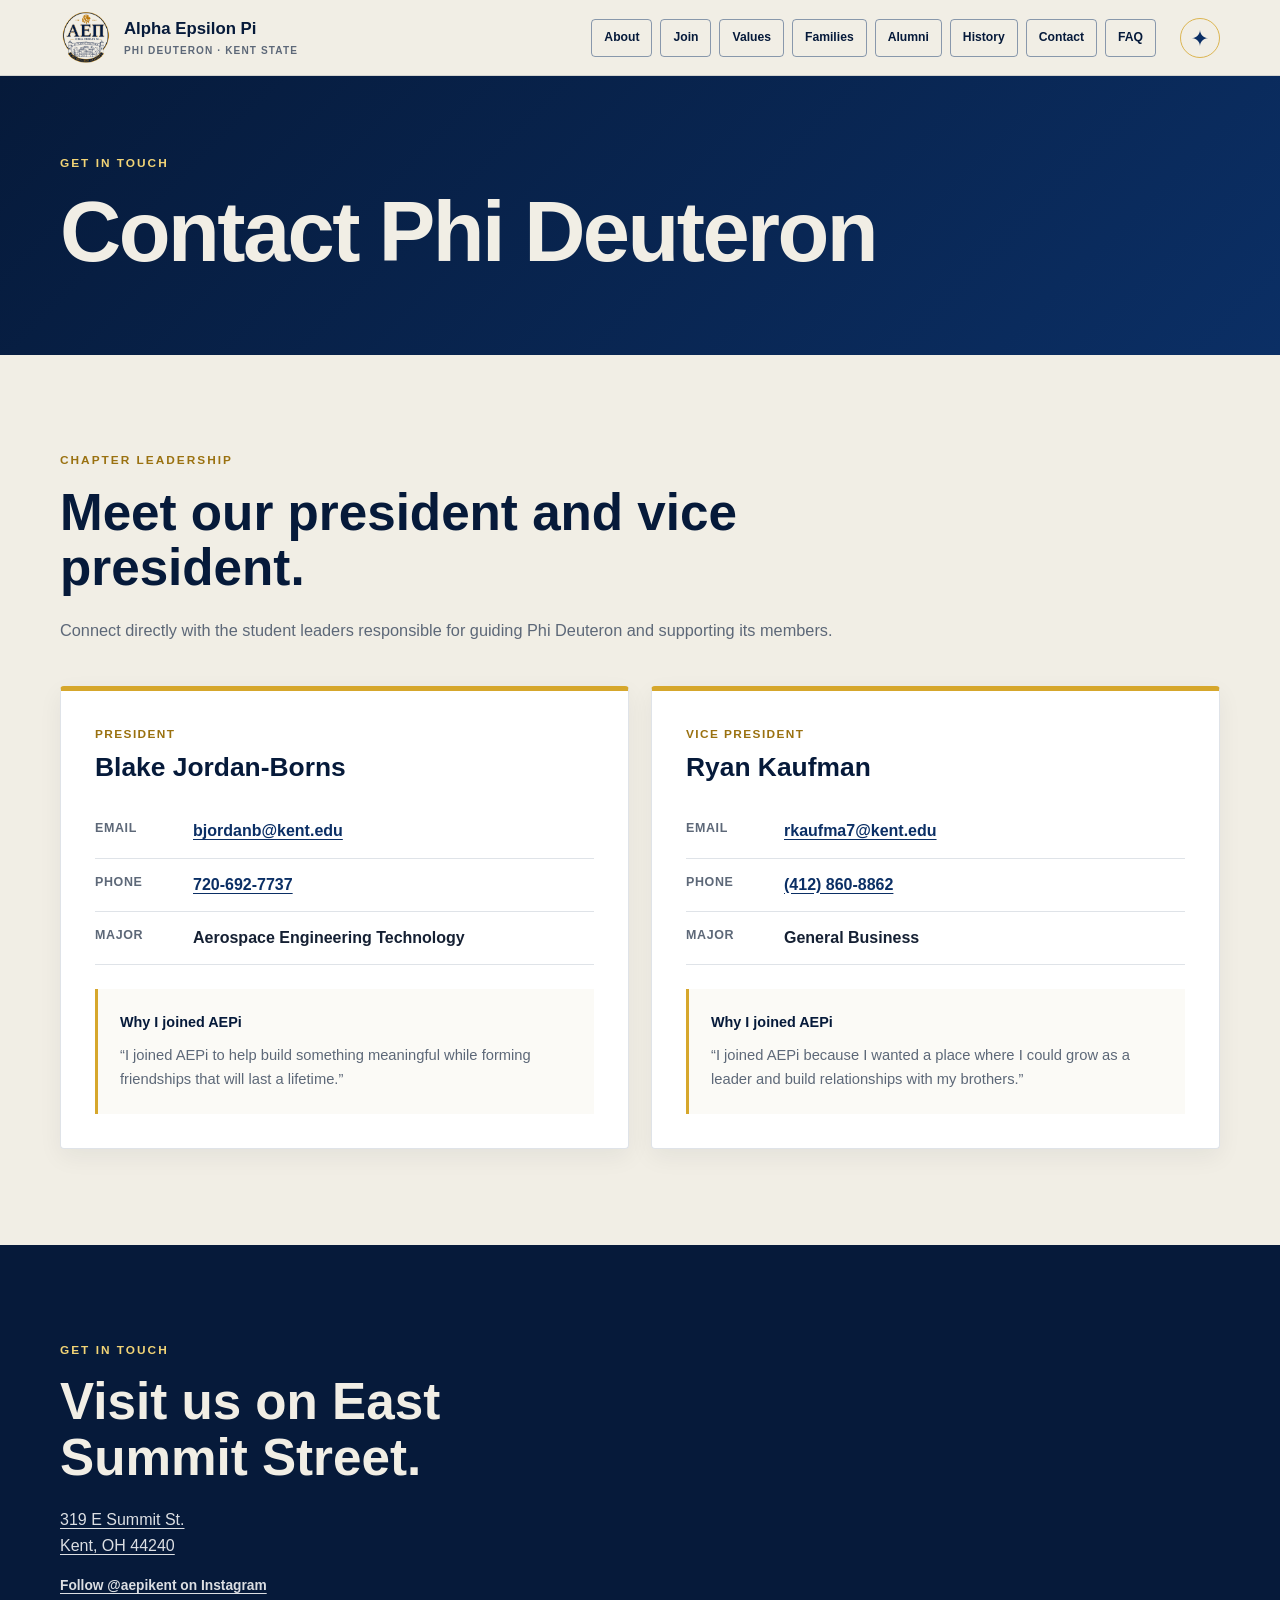
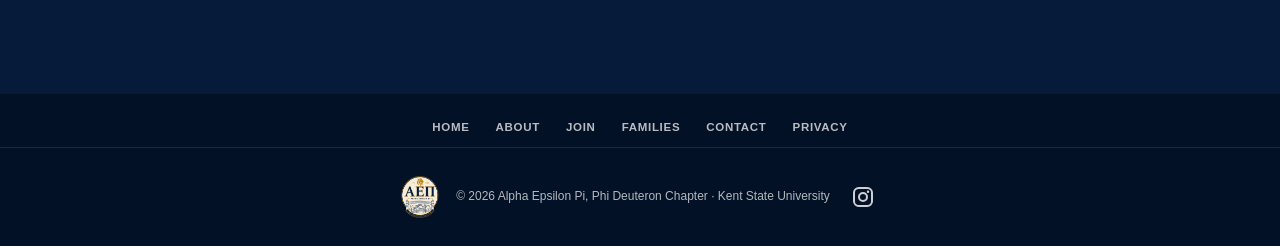
<file: contact.html>
<!doctype html>
<html lang="en">
  <head>
    <meta charset="UTF-8" />
    <meta name="viewport" content="width=device-width, initial-scale=1" />
    <title>Contact AEPi Kent | Phi Deuteron</title>
    <meta name="description" content="Contact or visit Alpha Epsilon Pi’s Phi Deuteron Chapter in Kent, Ohio." />
    <meta name="robots" content="index, follow, max-image-preview:large" />
    <link rel="canonical" href="https://aepikent.org/contact.html" />
    <meta property="og:type" content="website" />
    <meta property="og:site_name" content="Alpha Epsilon Pi at Kent State University" />
    <meta property="og:title" content="Contact AEPi Kent | Phi Deuteron" />
    <meta property="og:description" content="Contact or visit Alpha Epsilon Pi’s Phi Deuteron Chapter in Kent, Ohio." />
    <meta property="og:url" content="https://aepikent.org/contact.html" />
    <meta property="og:image" content="https://aepikent.org/assets/convention-group.jpeg" />
    <meta name="theme-color" content="#061a3a" />
    <link rel="icon" href="favicon.png" type="image/png" sizes="64x64" />
    <link rel="apple-touch-icon" href="apple-touch-icon.png" />
    <link rel="stylesheet" href="styles.css" />
  </head>
  <body>
    <header class="site-header">
      <a class="brand" href="index.html" aria-label="Alpha Epsilon Pi home">
        <img src="assets/logo.png" width="600" height="600" alt="Alpha Epsilon Pi Phi Deuteron Chapter logo" />
        <span><strong>Alpha Epsilon Pi</strong><small>Phi Deuteron · Kent State</small></span>
      </a>
      <nav id="site-nav" class="site-nav" aria-label="Main navigation">
        <a href="about.html">About</a>
        <a href="join.html">Join</a>
        <a href="values.html">Values</a>
        <a href="families.html">Families</a>
        <a href="alumni.html">Alumni</a>
        <a href="history.html">History</a>
        <a href="contact.html">Contact</a>
        <a href="index.html#faq">FAQ</a>
      </nav>
      <div class="header-actions">
        <a class="brother-button" href="index.html?members=open" aria-label="Brother resources" title="Brother resources"><svg viewBox="0 0 24 24" aria-hidden="true"><path d="M12 2C12 7.52 16.48 12 22 12C16.48 12 12 16.48 12 22C12 16.48 7.52 12 2 12C7.52 12 12 7.52 12 2Z" /></svg></a>
        <button class="menu-button" id="menu-button" type="button" aria-label="Open navigation" aria-expanded="false"><span></span><span></span><span></span></button>
      </div>
    </header>
    <main class="contact-page-main">
      <section class="page-banner"><div class="page-width"><p class="eyebrow">Get in touch</p><h1>Contact Phi Deuteron</h1></div></section>
      <section class="section chapter-leadership" id="chapter-leadership">
        <div class="page-width">
          <div class="leadership-heading">
            <p class="eyebrow dark">Chapter leadership</p>
            <h2>Meet our president and vice president.</h2>
            <p>Connect directly with the student leaders responsible for guiding Phi Deuteron and supporting its members.</p>
          </div>
          <div class="leadership-grid">
            <article class="leadership-card">
              <span class="leadership-role">President</span>
              <h3>Blake Jordan-Borns</h3>
              <dl class="leadership-details">
                <div><dt>Email</dt><dd><a href="mailto:bjordanb@kent.edu">bjordanb@kent.edu</a></dd></div>
                <div><dt>Phone</dt><dd><a href="tel:+17206927737">720-692-7737</a></dd></div>
                <div><dt>Major</dt><dd>Aerospace Engineering Technology</dd></div>
              </dl>
              <div class="leadership-why"><h4>Why I joined AEPi</h4><p>“I joined AEPi to help build something meaningful while forming friendships that will last a lifetime.”</p></div>
            </article>
            <article class="leadership-card">
              <span class="leadership-role">Vice President</span>
              <h3>Ryan Kaufman</h3>
              <dl class="leadership-details">
                <div><dt>Email</dt><dd><a href="mailto:acarls23@kent.edu">rkaufma7@kent.edu</a></dd></div>
                <div><dt>Phone</dt><dd><a href="tel:+13303541547">(412) 860-8862</a></dd></div>
                <div><dt>Major</dt><dd>General Business</dd></div>
              </dl>
              <!-- Replace the sample statement below when Arye provides his response. -->
              <div class="leadership-why"><h4>Why I joined AEPi</h4><p>“I joined AEPi because I wanted a place where I could grow as a leader and build relationships with my brothers.”</p></div>
            </article>
          </div>
        </div>
      </section>
      <section class="contact section" id="contact">
        <div class="page-width contact-grid">
          <div><p class="eyebrow">Get in touch</p><h2>Visit us on East Summit Street.</h2><address><a href="https://www.google.com/maps/search/?api=1&amp;query=319+E+Summit+St+Kent+OH+44240" target="_blank" rel="noopener noreferrer">319 E Summit St.<br />Kent, OH 44240</a></address><a class="contact-social" href="https://instagram.com/aepikent" target="_blank" rel="noopener noreferrer">Follow @aepikent on Instagram</a></div>
        </div>
      </section>

    </main>
    <nav class="footer-nav" aria-label="Footer navigation"><a href="index.html">Home</a><a href="about.html">About</a><a href="join.html">Join</a><a href="families.html">Families</a><a href="contact.html">Contact</a><a href="privacy.html">Privacy</a></nav>
    <footer><img src="assets/logo-solid.png" width="600" height="600" alt="" /><p>© <span id="year"></span> Alpha Epsilon Pi, Phi Deuteron Chapter · Kent State University</p><a class="instagram-link" href="https://www.instagram.com/aepikent/" target="_blank" rel="noopener noreferrer" aria-label="Follow AEPi Kent on Instagram"><svg viewBox="0 0 24 24" width="24" height="24" aria-hidden="true"><path fill="currentColor" d="M7.75 2h8.5A5.76 5.76 0 0 1 22 7.75v8.5A5.76 5.76 0 0 1 16.25 22h-8.5A5.76 5.76 0 0 1 2 16.25v-8.5A5.76 5.76 0 0 1 7.75 2Zm0 2A3.75 3.75 0 0 0 4 7.75v8.5A3.75 3.75 0 0 0 7.75 20h8.5A3.75 3.75 0 0 0 20 16.25v-8.5A3.75 3.75 0 0 0 16.25 4h-8.5ZM17 5.5A1.25 1.25 0 1 1 17 8a1.25 1.25 0 0 1 0-2.5ZM12 7a5 5 0 1 1 0 10 5 5 0 0 1 0-10Zm0 2a3 3 0 1 0 0 6 3 3 0 0 0 0-6Z"/></svg></a></footer>
    <!-- Cloudflare Web Analytics --><script type='module' src='https://static.cloudflareinsights.com/beacon.min.js' data-cf-beacon='{"token": "705a6dcdab874d5dbcde9c05819da363"}'></script><!-- End Cloudflare Web Analytics -->
    <script>
      const menuButton = document.querySelector("#menu-button");
      const nav = document.querySelector("#site-nav");
      menuButton.addEventListener("click", () => { const open = nav.classList.toggle("open"); menuButton.setAttribute("aria-expanded", String(open)); });
      nav.querySelectorAll("a").forEach((link) => link.addEventListener("click", () => nav.classList.remove("open")));
      document.querySelector("#year").textContent = new Date().getFullYear();
    </script>
  </body>
</html>
</file>
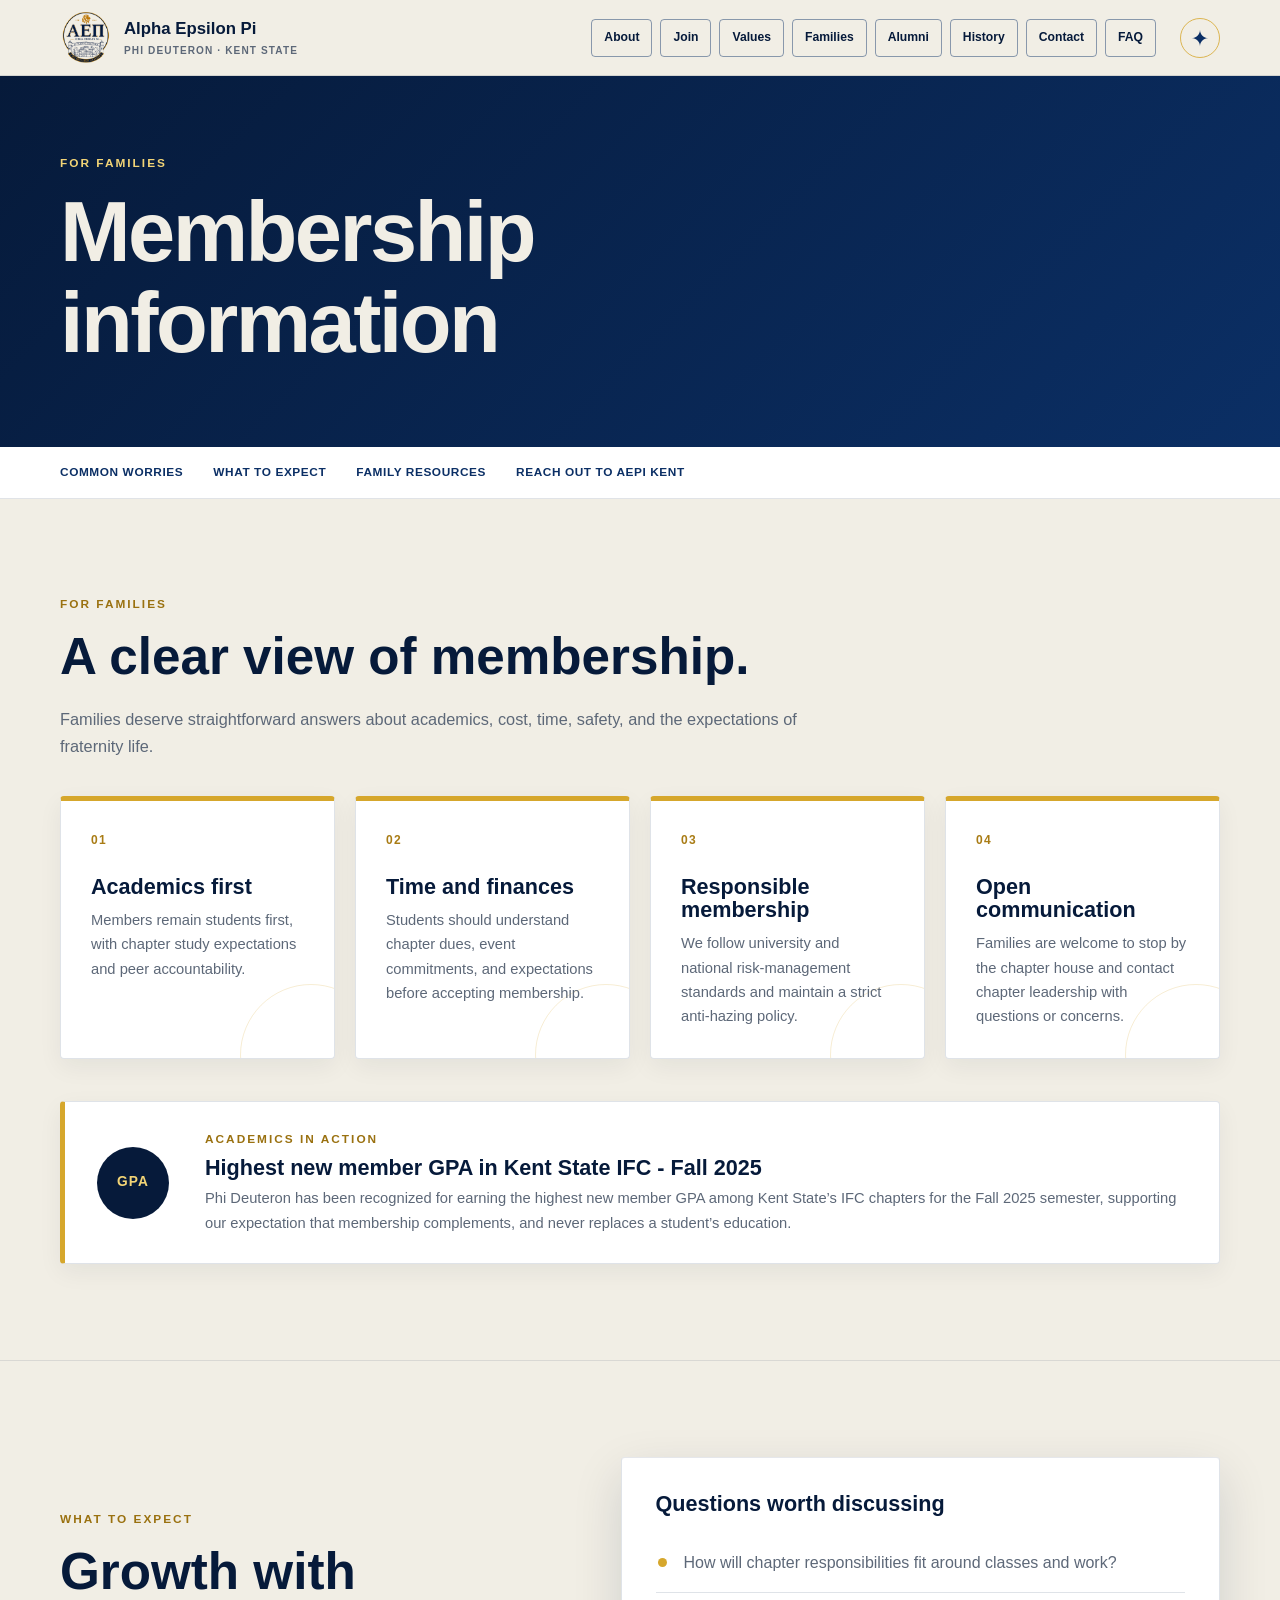
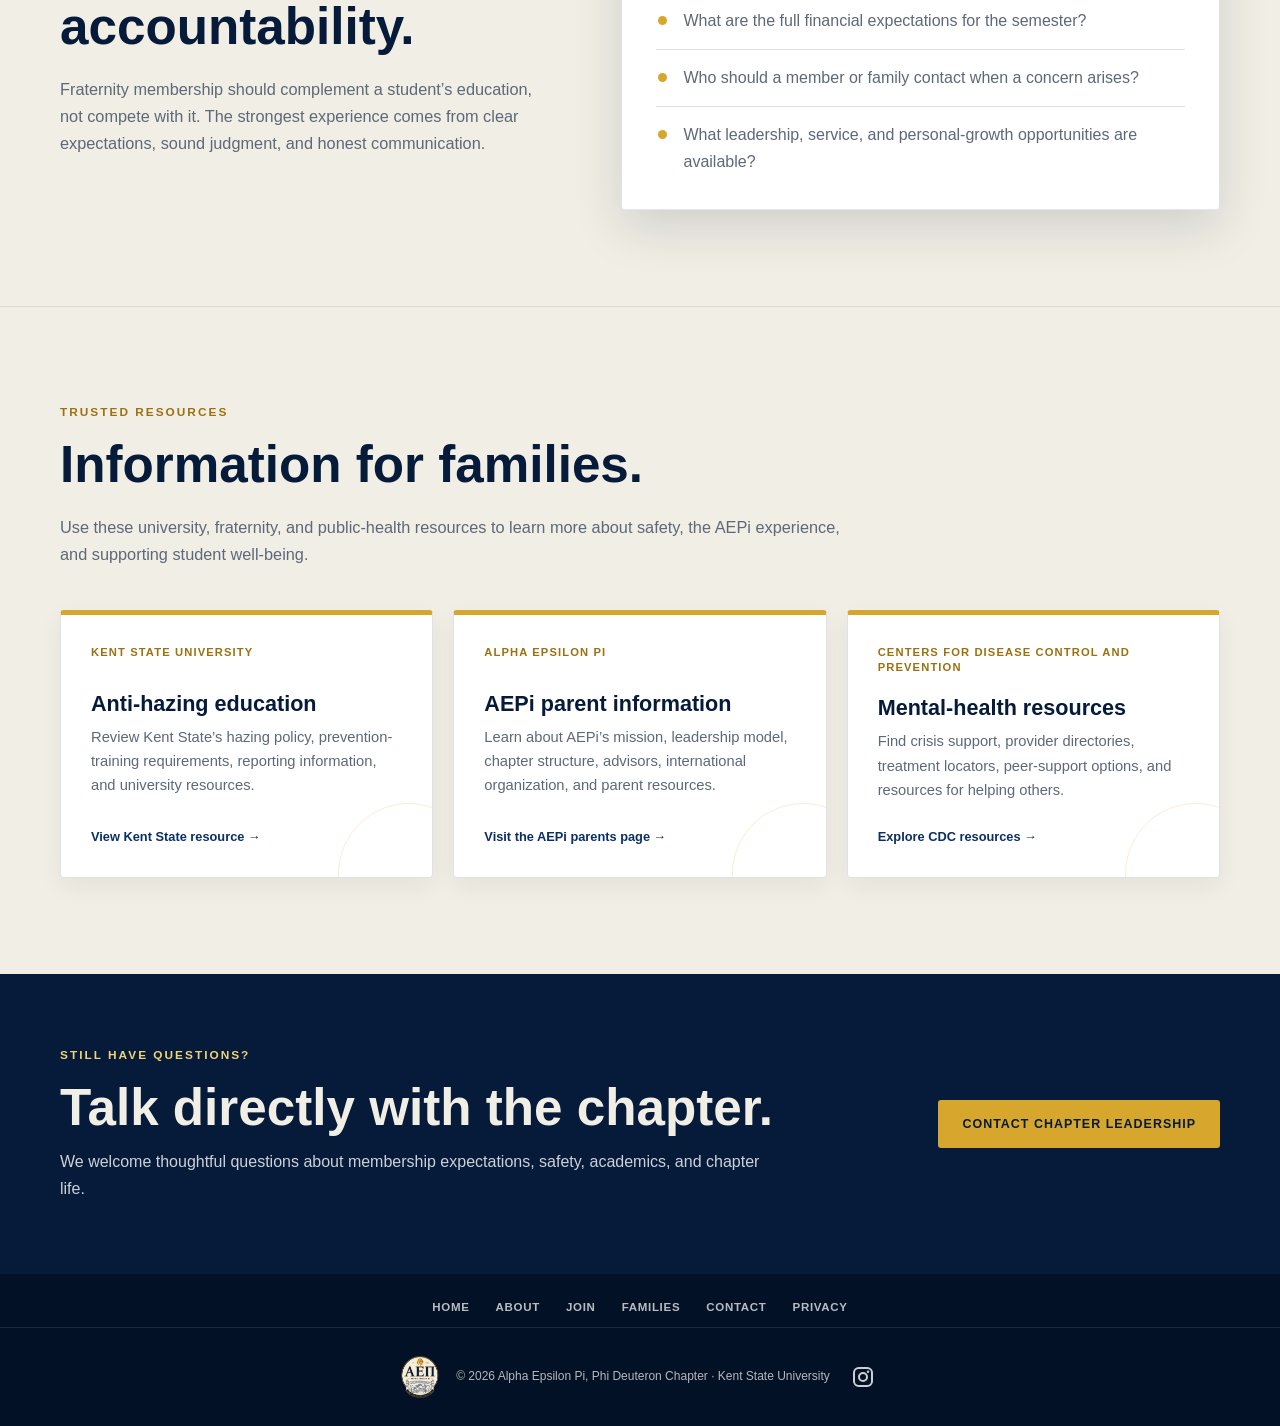
<file: families.html>
<!doctype html>
<html lang="en">
  <head>
    <meta charset="UTF-8" />
    <meta name="viewport" content="width=device-width, initial-scale=1" />
    <title>For Families | AEPi Kent</title>
    <meta name="description" content="Information for families about membership in Alpha Epsilon Pi at Kent State." />
    <meta name="robots" content="index, follow, max-image-preview:large" />
    <link rel="canonical" href="https://aepikent.org/families.html" />
    <meta property="og:type" content="website" />
    <meta property="og:site_name" content="Alpha Epsilon Pi at Kent State University" />
    <meta property="og:title" content="For Families | AEPi Kent" />
    <meta property="og:description" content="Information for families about membership in Alpha Epsilon Pi at Kent State." />
    <meta property="og:url" content="https://aepikent.org/families.html" />
    <meta property="og:image" content="https://aepikent.org/assets/convention-group.jpeg" />
    <meta name="theme-color" content="#061a3a" />
    <link rel="icon" href="favicon.png" type="image/png" sizes="64x64" />
    <link rel="apple-touch-icon" href="apple-touch-icon.png" />
    <link rel="stylesheet" href="styles.css" />
  </head>
  <body>
    <header class="site-header">
      <a class="brand" href="index.html" aria-label="Alpha Epsilon Pi home">
        <img src="assets/logo.png" width="600" height="600" alt="Alpha Epsilon Pi Phi Deuteron Chapter logo" />
        <span><strong>Alpha Epsilon Pi</strong><small>Phi Deuteron · Kent State</small></span>
      </a>
      <nav id="site-nav" class="site-nav" aria-label="Main navigation">
        <a href="about.html">About</a>
        <a href="join.html">Join</a>
        <a href="values.html">Values</a>
        <a href="families.html">Families</a>
        <a href="alumni.html">Alumni</a>
        <a href="history.html">History</a>
        <a href="contact.html">Contact</a>
        <a href="index.html#faq">FAQ</a>
      </nav>
      <div class="header-actions">
        <a class="brother-button" href="index.html?members=open" aria-label="Brother resources" title="Brother resources"><svg viewBox="0 0 24 24" aria-hidden="true"><path d="M12 2C12 7.52 16.48 12 22 12C16.48 12 12 16.48 12 22C12 16.48 7.52 12 2 12C7.52 12 12 7.52 12 2Z" /></svg></a>
        <button class="menu-button" id="menu-button" type="button" aria-label="Open navigation" aria-expanded="false"><span></span><span></span><span></span></button>
      </div>
    </header>
    <main>
      <section class="page-banner"><div class="page-width"><p class="eyebrow">For families</p><h1>Membership information</h1></div></section>

      <nav class="family-jump-nav" aria-label="Family page sections">
        <div class="page-width">
          <a href="#families">Common Worries</a>
          <a href="#family-expectations">What to Expect</a>
          <a href="#family-resources">Family Resources</a>
          <a href="#family-contact-band">Reach Out to AEPi Kent</a>
        </div>
      </nav>

      <section class="section page-width" id="families">
        <div class="family-heading">
          <p class="eyebrow dark">For families</p>
          <h2>A clear view of membership.</h2>
          <p>Families deserve straightforward answers about academics, cost, time, safety, and the expectations of fraternity life.</p>
        </div>
        <div class="card-grid four family-priorities">
          <article class="card"><span class="card-number">01</span><h3>Academics first</h3><p>Members remain students first, with chapter study expectations and peer accountability.</p></article>
          <article class="card"><span class="card-number">02</span><h3>Time and finances</h3><p>Students should understand chapter dues, event commitments, and expectations before accepting membership.</p></article>
          <article class="card"><span class="card-number">03</span><h3>Responsible membership</h3><p>We follow university and national risk-management standards and maintain a strict anti-hazing policy.</p></article>
          <article class="card"><span class="card-number">04</span><h3>Open communication</h3><p>Families are welcome to stop by the chapter house and contact chapter leadership with questions or concerns.</p></article>
        </div>
        <aside class="academic-recognition" aria-label="Academic recognition">
          <span class="recognition-mark">GPA</span>
          <div><p class="eyebrow dark">Academics in action</p><h3>Highest new member GPA in Kent State IFC - Fall 2025</h3><p>Phi Deuteron has been recognized for earning the highest new member GPA among Kent State’s IFC chapters for the Fall 2025 semester, supporting our expectation that membership complements, and never replaces a student’s education.</p></div>
        </aside>
      </section>

      <section class="section family-expectations" id="family-expectations">
        <div class="page-width family-split">
          <div class="family-heading">
            <p class="eyebrow dark">What to expect</p>
            <h2>Growth with accountability.</h2>
            <p>Fraternity membership should complement a student’s education, not compete with it. The strongest experience comes from clear expectations, sound judgment, and honest communication.</p>
          </div>
          <div class="family-checklist" aria-label="Questions families can discuss before membership">
            <h3>Questions worth discussing</h3>
            <ul>
              <li>How will chapter responsibilities fit around classes and work?</li>
              <li>What are the full financial expectations for the semester?</li>
              <li>Who should a member or family contact when a concern arises?</li>
              <li>What leadership, service, and personal-growth opportunities are available?</li>
            </ul>
          </div>
        </div>
      </section>

      <section class="section page-width" id="family-resources">
        <div class="family-heading">
          <p class="eyebrow dark">Trusted resources</p>
          <h2>Information for families.</h2>
          <p>Use these university, fraternity, and public-health resources to learn more about safety, the AEPi experience, and supporting student well-being.</p>
        </div>
        <div class="family-resource-grid">
          <article class="family-resource-card">
            <span class="resource-source">Kent State University</span>
            <h3>Anti-hazing education</h3>
            <p>Review Kent State’s hazing policy, prevention-training requirements, reporting information, and university resources.</p>
            <a class="resource-card-link" href="https://www.kentstatefsl.com/antihazing-education-and-information" target="_blank" rel="noopener noreferrer">View Kent State resource <span aria-hidden="true">→</span></a>
          </article>
          <article class="family-resource-card">
            <span class="resource-source">Alpha Epsilon Pi</span>
            <h3>AEPi parent information</h3>
            <p>Learn about AEPi’s mission, leadership model, chapter structure, advisors, international organization, and parent resources.</p>
            <a class="resource-card-link" href="https://aepi.org/parents/" target="_blank" rel="noopener noreferrer">Visit the AEPi parents page <span aria-hidden="true">→</span></a>
          </article>
          <article class="family-resource-card">
            <span class="resource-source">Centers for Disease Control and Prevention</span>
            <h3>Mental-health resources</h3>
            <p>Find crisis support, provider directories, treatment locators, peer-support options, and resources for helping others.</p>
            <a class="resource-card-link" href="https://www.cdc.gov/mental-health/caring/index.html" target="_blank" rel="noopener noreferrer">Explore CDC resources <span aria-hidden="true">→</span></a>
          </article>
        </div>
      </section>

      <section class="family-contact-band" id="family-contact-band">
        <div class="page-width family-contact-inner">
          <div><p class="eyebrow">Still have questions?</p><h2>Talk directly with the chapter.</h2><p>We welcome thoughtful questions about membership expectations, safety, academics, and chapter life.</p></div>
          <a class="button gold" href="contact.html">Contact chapter leadership</a>
        </div>
      </section>

    </main>
    <nav class="footer-nav" aria-label="Footer navigation"><a href="index.html">Home</a><a href="about.html">About</a><a href="join.html">Join</a><a href="families.html">Families</a><a href="contact.html">Contact</a><a href="privacy.html">Privacy</a></nav>
    <footer><img src="assets/logo-solid.png" width="600" height="600" alt="" /><p>© <span id="year"></span> Alpha Epsilon Pi, Phi Deuteron Chapter · Kent State University</p><a class="instagram-link" href="https://www.instagram.com/aepikent/" target="_blank" rel="noopener noreferrer" aria-label="Follow AEPi Kent on Instagram"><svg viewBox="0 0 24 24" width="24" height="24" aria-hidden="true"><path fill="currentColor" d="M7.75 2h8.5A5.76 5.76 0 0 1 22 7.75v8.5A5.76 5.76 0 0 1 16.25 22h-8.5A5.76 5.76 0 0 1 2 16.25v-8.5A5.76 5.76 0 0 1 7.75 2Zm0 2A3.75 3.75 0 0 0 4 7.75v8.5A3.75 3.75 0 0 0 7.75 20h8.5A3.75 3.75 0 0 0 20 16.25v-8.5A3.75 3.75 0 0 0 16.25 4h-8.5ZM17 5.5A1.25 1.25 0 1 1 17 8a1.25 1.25 0 0 1 0-2.5ZM12 7a5 5 0 1 1 0 10 5 5 0 0 1 0-10Zm0 2a3 3 0 1 0 0 6 3 3 0 0 0 0-6Z"/></svg></a></footer>
    <!-- Cloudflare Web Analytics --><script type='module' src='https://static.cloudflareinsights.com/beacon.min.js' data-cf-beacon='{"token": "705a6dcdab874d5dbcde9c05819da363"}'></script><!-- End Cloudflare Web Analytics -->
    <script>
      const menuButton = document.querySelector("#menu-button");
      const nav = document.querySelector("#site-nav");
      menuButton.addEventListener("click", () => { const open = nav.classList.toggle("open"); menuButton.setAttribute("aria-expanded", String(open)); });
      nav.querySelectorAll("a").forEach((link) => link.addEventListener("click", () => nav.classList.remove("open")));
      document.querySelector("#year").textContent = new Date().getFullYear();
    </script>
  </body>
</html>
</file>
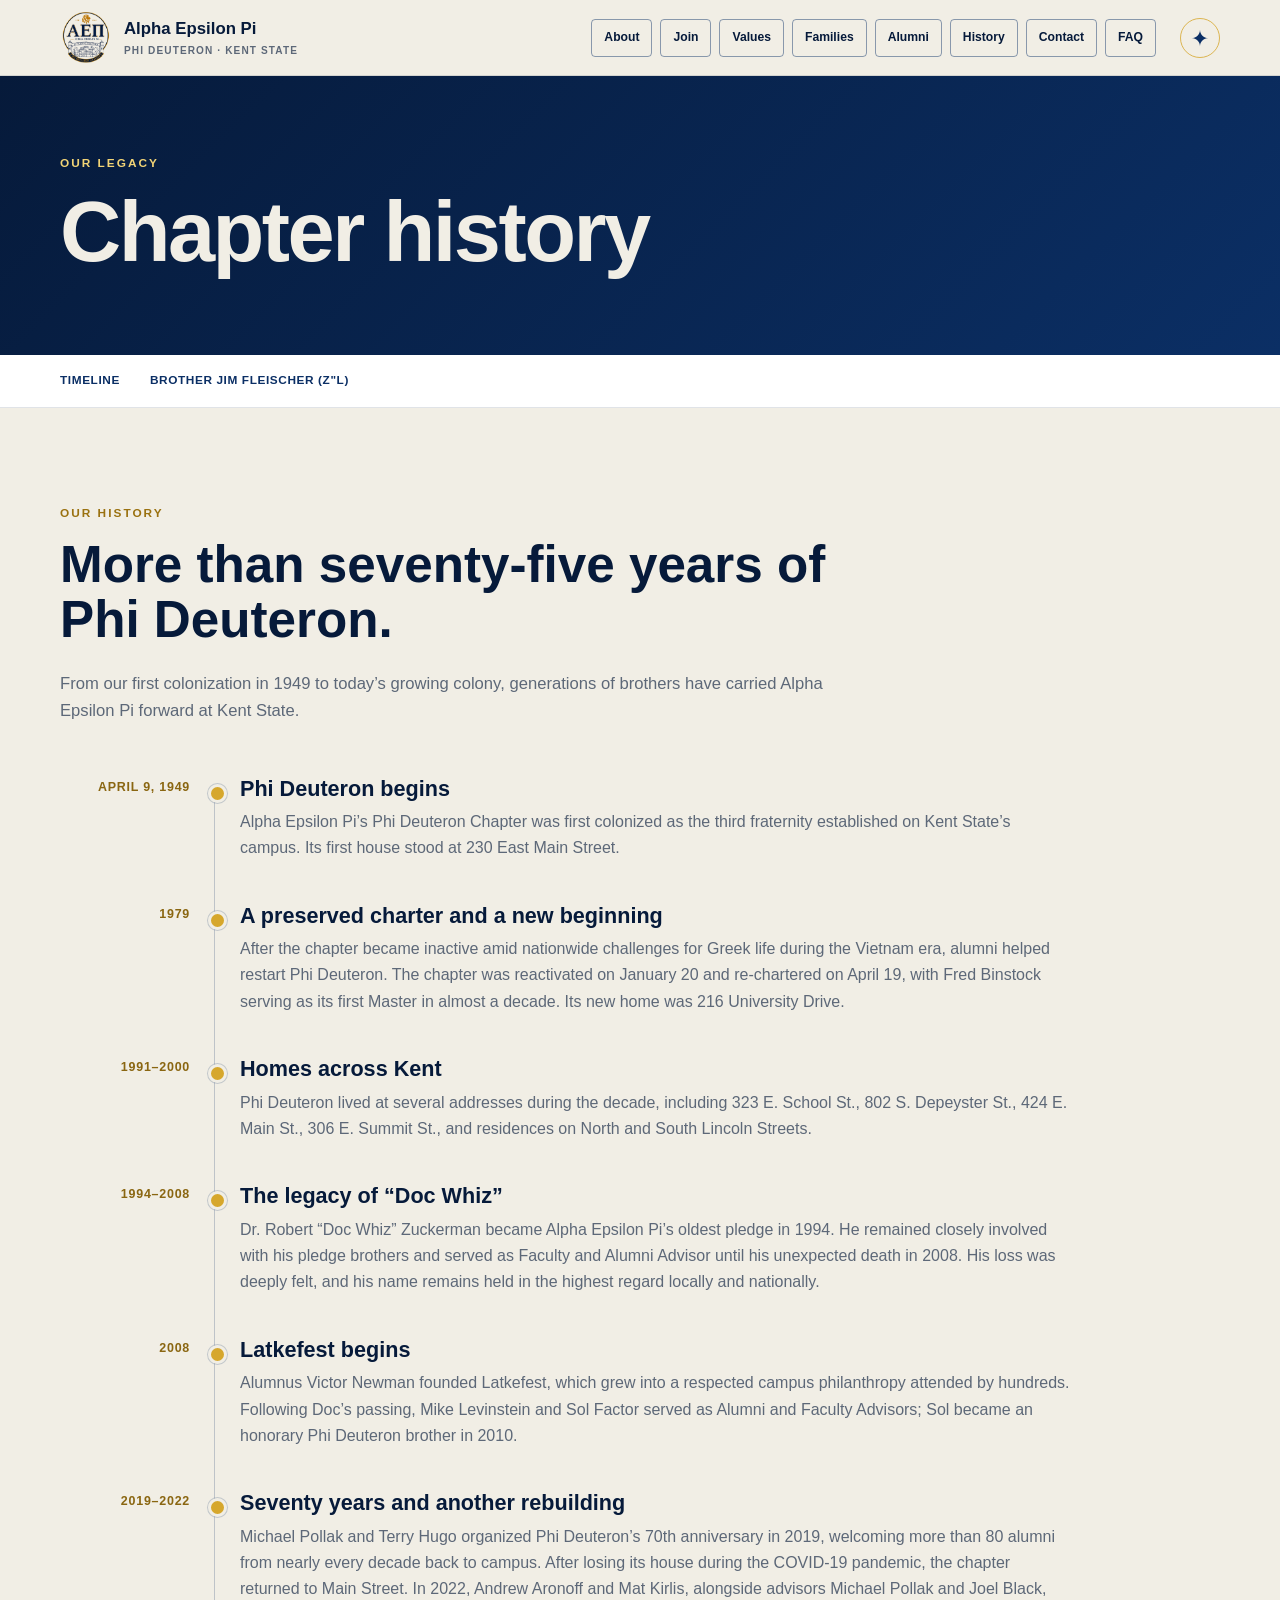
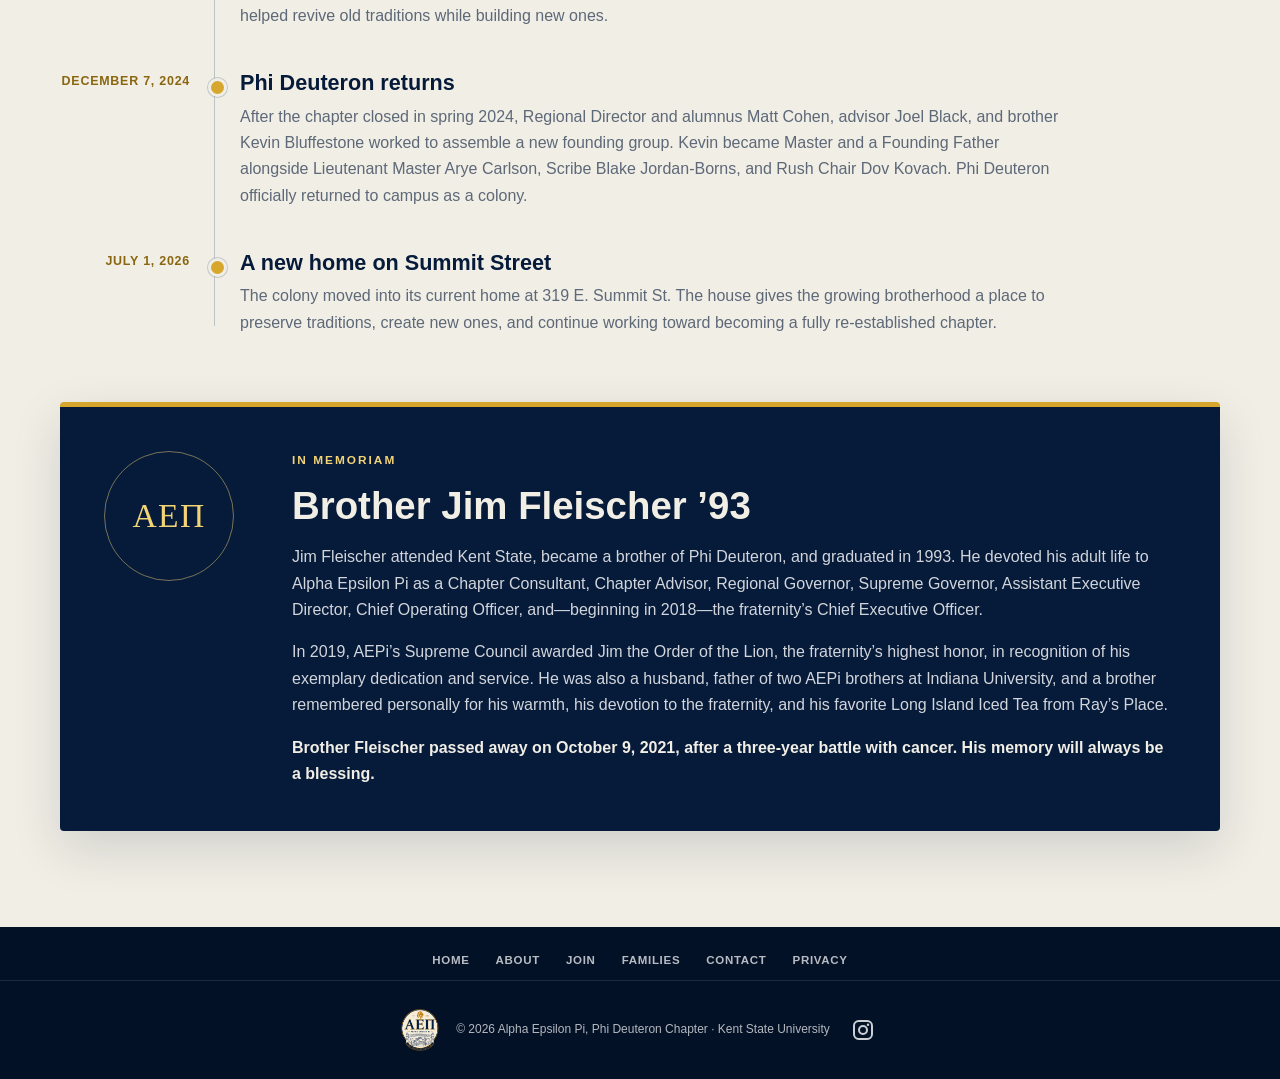
<file: history.html>
<!doctype html>
<html lang="en">
  <head>
    <meta charset="UTF-8" />
    <meta name="viewport" content="width=device-width, initial-scale=1" />
    <title>Chapter History | AEPi Kent</title>
    <meta name="description" content="Explore more than seventy-five years of Phi Deuteron history at Kent State University." />
    <meta name="robots" content="index, follow, max-image-preview:large" />
    <link rel="canonical" href="https://aepikent.org/history.html" />
    <meta property="og:type" content="website" />
    <meta property="og:site_name" content="Alpha Epsilon Pi at Kent State University" />
    <meta property="og:title" content="Chapter History | AEPi Kent" />
    <meta property="og:description" content="Explore more than seventy-five years of Phi Deuteron history at Kent State University." />
    <meta property="og:url" content="https://aepikent.org/history.html" />
    <meta property="og:image" content="https://aepikent.org/assets/convention-group.jpeg" />
    <meta name="theme-color" content="#061a3a" />
    <link rel="icon" href="favicon.png" type="image/png" sizes="64x64" />
    <link rel="apple-touch-icon" href="apple-touch-icon.png" />
    <link rel="stylesheet" href="styles.css" />
  </head>
  <body>
    <header class="site-header">
      <a class="brand" href="index.html" aria-label="Alpha Epsilon Pi home">
        <img src="assets/logo.png" width="600" height="600" alt="Alpha Epsilon Pi Phi Deuteron Chapter logo" />
        <span><strong>Alpha Epsilon Pi</strong><small>Phi Deuteron · Kent State</small></span>
      </a>
      <nav id="site-nav" class="site-nav" aria-label="Main navigation">
        <a href="about.html">About</a>
        <a href="join.html">Join</a>
        <a href="values.html">Values</a>
        <a href="families.html">Families</a>
        <a href="alumni.html">Alumni</a>
        <a href="history.html">History</a>
        <a href="contact.html">Contact</a>
        <a href="index.html#faq">FAQ</a>
      </nav>
      <div class="header-actions">
        <a class="brother-button" href="index.html?members=open" aria-label="Brother resources" title="Brother resources"><svg viewBox="0 0 24 24" aria-hidden="true"><path d="M12 2C12 7.52 16.48 12 22 12C16.48 12 12 16.48 12 22C12 16.48 7.52 12 2 12C7.52 12 12 7.52 12 2Z" /></svg></a>
        <button class="menu-button" id="menu-button" type="button" aria-label="Open navigation" aria-expanded="false"><span></span><span></span><span></span></button>
      </div>
    </header>
    <main>
      <section class="page-banner"><div class="page-width"><p class="eyebrow">Our legacy</p><h1>Chapter history</h1></div></section>
      <nav class="join-jump-nav" aria-label="Join page sections">
        <div class="page-width">
          <a href="#history-timeline">Timeline</a>
          <a href="#fleischer-title">Brother Jim Fleischer (Z"L)</a>
        </div>
      </nav>	
      <section class="history section" id="history">
        <div class="page-width">
          <div class="history-heading">
            <p class="eyebrow dark">Our history</p>
            <h2>More than seventy-five years of Phi Deuteron.</h2>
            <p>From our first colonization in 1949 to today’s growing colony, generations of brothers have carried Alpha Epsilon Pi forward at Kent State.</p>
          </div>

          <div class="history-timeline" id="history-timeline">
            <article class="history-entry">
              <time datetime="1949-04-09">April 9, 1949</time>
              <div><h3>Phi Deuteron begins</h3><p>Alpha Epsilon Pi’s Phi Deuteron Chapter was first colonized as the third fraternity established on Kent State’s campus. Its first house stood at 230 East Main Street.</p></div>
            </article>
            <article class="history-entry">
              <time datetime="1979-04-19">1979</time>
              <div><h3>A preserved charter and a new beginning</h3><p>After the chapter became inactive amid nationwide challenges for Greek life during the Vietnam era, alumni helped restart Phi Deuteron. The chapter was reactivated on January 20 and re-chartered on April 19, with Fred Binstock serving as its first Master in almost a decade. Its new home was 216 University Drive.</p></div>
            </article>
            <article class="history-entry">
              <time datetime="1991">1991–2000</time>
              <div><h3>Homes across Kent</h3><p>Phi Deuteron lived at several addresses during the decade, including 323 E. School St., 802 S. Depeyster St., 424 E. Main St., 306 E. Summit St., and residences on North and South Lincoln Streets.</p></div>
            </article>
            <article class="history-entry">
              <time datetime="1994">1994–2008</time>
              <div><h3>The legacy of “Doc Whiz”</h3><p>Dr. Robert “Doc Whiz” Zuckerman became Alpha Epsilon Pi’s oldest pledge in 1994. He remained closely involved with his pledge brothers and served as Faculty and Alumni Advisor until his unexpected death in 2008. His loss was deeply felt, and his name remains held in the highest regard locally and nationally.</p></div>
            </article>
            <article class="history-entry">
              <time datetime="2008">2008</time>
              <div><h3>Latkefest begins</h3><p>Alumnus Victor Newman founded Latkefest, which grew into a respected campus philanthropy attended by hundreds. Following Doc’s passing, Mike Levinstein and Sol Factor served as Alumni and Faculty Advisors; Sol became an honorary Phi Deuteron brother in 2010.</p></div>
            </article>
            <article class="history-entry">
              <time datetime="2019">2019–2022</time>
              <div><h3>Seventy years and another rebuilding</h3><p>Michael Pollak and Terry Hugo organized Phi Deuteron’s 70th anniversary in 2019, welcoming more than 80 alumni from nearly every decade back to campus. After losing its house during the COVID-19 pandemic, the chapter returned to Main Street. In 2022, Andrew Aronoff and Mat Kirlis, alongside advisors Michael Pollak and Joel Black, helped revive old traditions while building new ones.</p></div>
            </article>
            <article class="history-entry">
              <time datetime="2024-12-07">December 7, 2024</time>
              <div><h3>Phi Deuteron returns</h3><p>After the chapter closed in spring 2024, Regional Director and alumnus Matt Cohen, advisor Joel Black, and brother Kevin Bluffestone worked to assemble a new founding group. Kevin became Master and a Founding Father alongside Lieutenant Master Arye Carlson, Scribe Blake Jordan-Borns, and Rush Chair Dov Kovach. Phi Deuteron officially returned to campus as a colony.</p></div>
            </article>
            <article class="history-entry">
              <time datetime="2026-07-01">July 1, 2026</time>
              <div><h3>A new home on Summit Street</h3><p>The colony moved into its current home at 319 E. Summit St. The house gives the growing brotherhood a place to preserve traditions, create new ones, and continue working toward becoming a fully re-established chapter.</p></div>
            </article>
          </div>

          <aside class="fleischer-memorial" aria-labelledby="fleischer-title">
            <div class="memorial-mark" aria-hidden="true">AEΠ</div>
            <div>
              <p class="eyebrow">In memoriam</p>
              <h3 id="fleischer-title">Brother Jim Fleischer ’93</h3>
              <p>Jim Fleischer attended Kent State, became a brother of Phi Deuteron, and graduated in 1993. He devoted his adult life to Alpha Epsilon Pi as a Chapter Consultant, Chapter Advisor, Regional Governor, Supreme Governor, Assistant Executive Director, Chief Operating Officer, and—beginning in 2018—the fraternity’s Chief Executive Officer.</p>
              <p>In 2019, AEPi’s Supreme Council awarded Jim the Order of the Lion, the fraternity’s highest honor, in recognition of his exemplary dedication and service. He was also a husband, father of two AEPi brothers at Indiana University, and a brother remembered personally for his warmth, his devotion to the fraternity, and his favorite Long Island Iced Tea from Ray’s Place.</p>
              <p>Brother Fleischer passed away on October 9, 2021, after a three-year battle with cancer. His memory will always be a blessing.</p>
            </div>
          </aside>
        </div>
      </section>

    </main>
    <nav class="footer-nav" aria-label="Footer navigation"><a href="index.html">Home</a><a href="about.html">About</a><a href="join.html">Join</a><a href="families.html">Families</a><a href="contact.html">Contact</a><a href="privacy.html">Privacy</a></nav>
    <footer><img src="assets/logo-solid.png" width="600" height="600" alt="" /><p>© <span id="year"></span> Alpha Epsilon Pi, Phi Deuteron Chapter · Kent State University</p><a class="instagram-link" href="https://www.instagram.com/aepikent/" target="_blank" rel="noopener noreferrer" aria-label="Follow AEPi Kent on Instagram"><svg viewBox="0 0 24 24" width="24" height="24" aria-hidden="true"><path fill="currentColor" d="M7.75 2h8.5A5.76 5.76 0 0 1 22 7.75v8.5A5.76 5.76 0 0 1 16.25 22h-8.5A5.76 5.76 0 0 1 2 16.25v-8.5A5.76 5.76 0 0 1 7.75 2Zm0 2A3.75 3.75 0 0 0 4 7.75v8.5A3.75 3.75 0 0 0 7.75 20h8.5A3.75 3.75 0 0 0 20 16.25v-8.5A3.75 3.75 0 0 0 16.25 4h-8.5ZM17 5.5A1.25 1.25 0 1 1 17 8a1.25 1.25 0 0 1 0-2.5ZM12 7a5 5 0 1 1 0 10 5 5 0 0 1 0-10Zm0 2a3 3 0 1 0 0 6 3 3 0 0 0 0-6Z"/></svg></a></footer>
    <!-- Cloudflare Web Analytics --><script type='module' src='https://static.cloudflareinsights.com/beacon.min.js' data-cf-beacon='{"token": "705a6dcdab874d5dbcde9c05819da363"}'></script><!-- End Cloudflare Web Analytics -->
    <script>
      const menuButton = document.querySelector("#menu-button");
      const nav = document.querySelector("#site-nav");
      menuButton.addEventListener("click", () => { const open = nav.classList.toggle("open"); menuButton.setAttribute("aria-expanded", String(open)); });
      nav.querySelectorAll("a").forEach((link) => link.addEventListener("click", () => nav.classList.remove("open")));
      document.querySelector("#year").textContent = new Date().getFullYear();
    </script>
  </body>
</html>
</file>
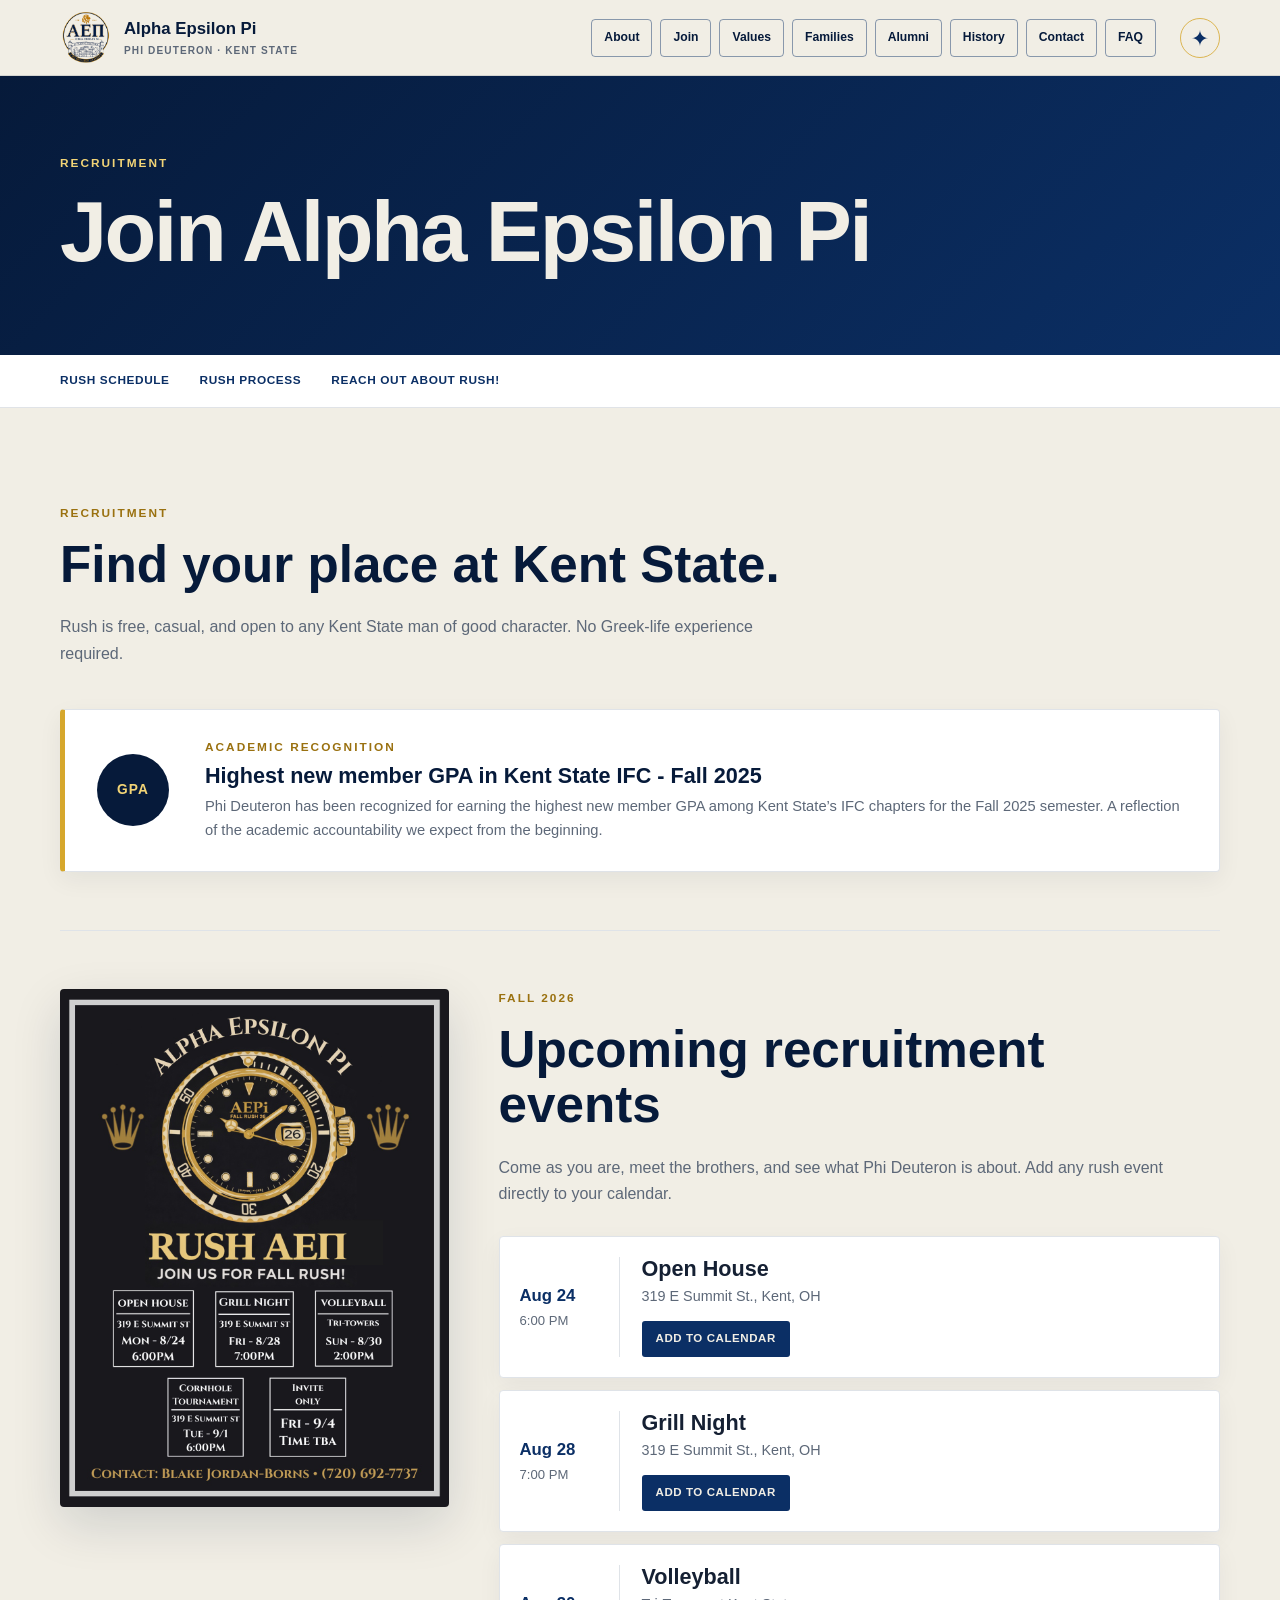
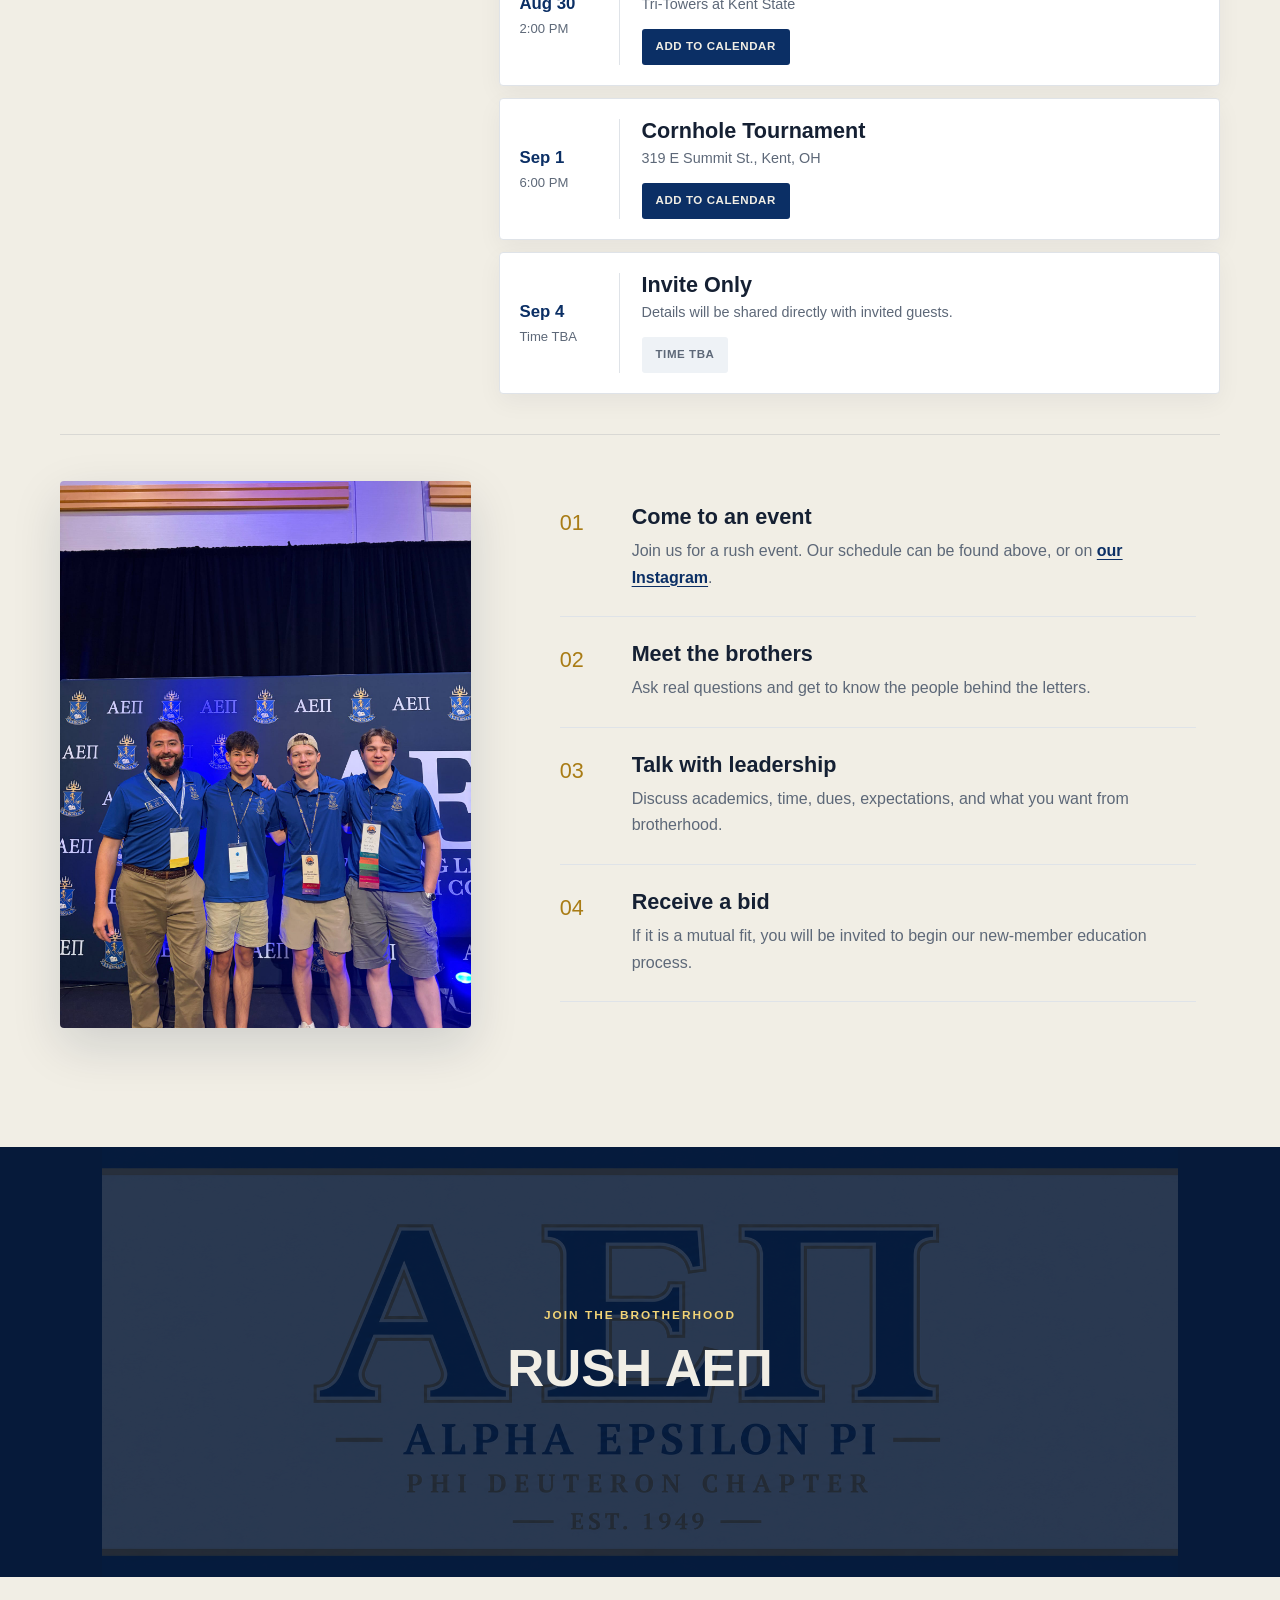
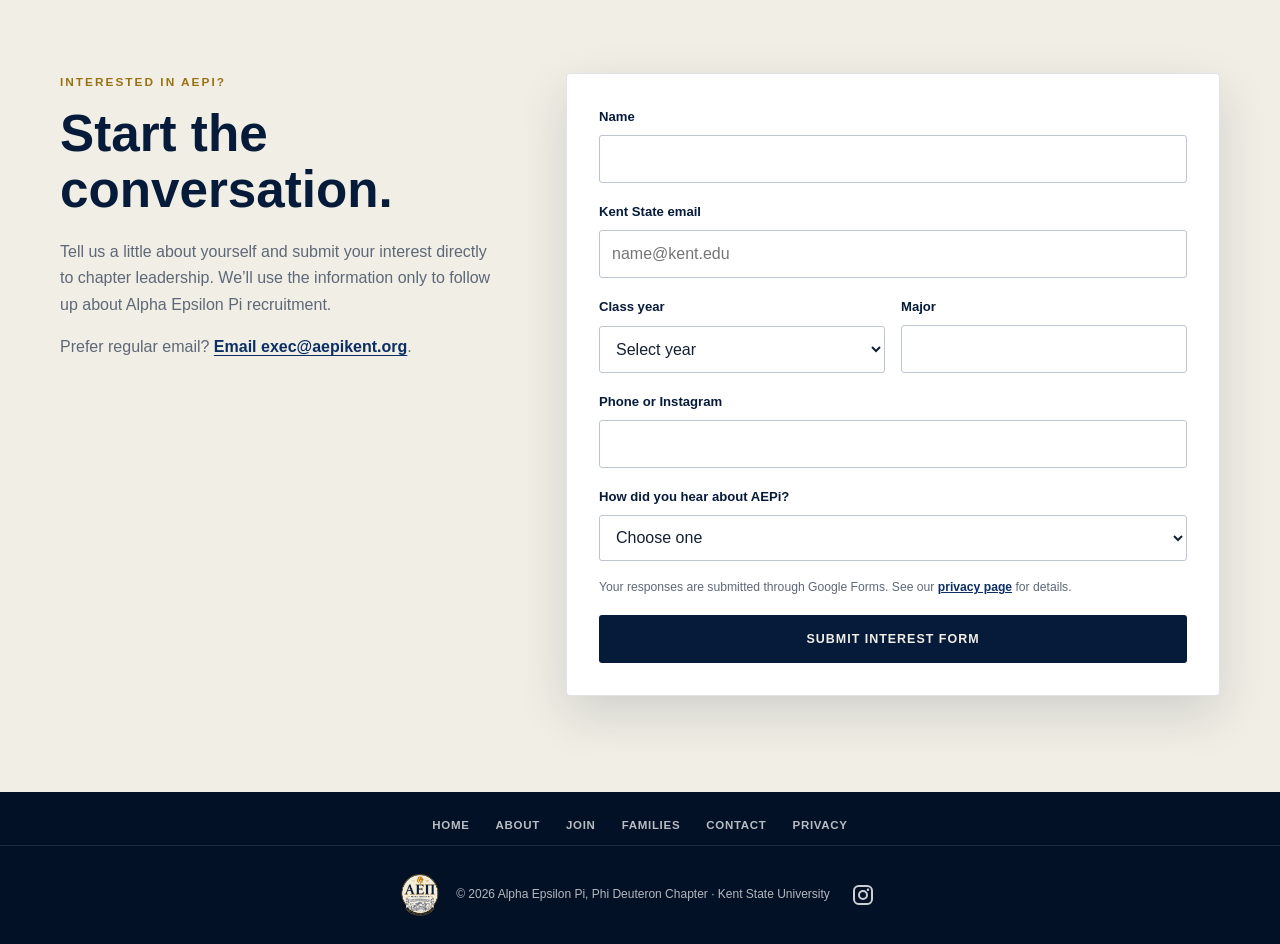
<file: join.html>
<!doctype html>
<html lang="en">
  <head>
    <meta charset="UTF-8" />
    <meta name="viewport" content="width=device-width, initial-scale=1" />
    <title>Join AEPi at Kent State | Recruitment</title>
    <meta name="description" content="Learn how to join Alpha Epsilon Pi’s Phi Deuteron Chapter at Kent State University." />
    <meta name="robots" content="index, follow, max-image-preview:large" />
    <link rel="canonical" href="https://aepikent.org/join.html" />
    <meta property="og:type" content="website" />
    <meta property="og:site_name" content="Alpha Epsilon Pi at Kent State University" />
    <meta property="og:title" content="Join AEPi at Kent State | Recruitment" />
    <meta property="og:description" content="Learn how to join Alpha Epsilon Pi’s Phi Deuteron Chapter at Kent State University." />
    <meta property="og:url" content="https://aepikent.org/join.html" />
    <meta property="og:image" content="https://aepikent.org/assets/convention-group.jpeg" />
    <meta name="theme-color" content="#061a3a" />
    <link rel="icon" href="favicon.png" type="image/png" sizes="64x64" />
    <link rel="apple-touch-icon" href="apple-touch-icon.png" />
    <link rel="stylesheet" href="styles.css" />
  </head>
  <body>
    <header class="site-header">
      <a class="brand" href="index.html" aria-label="Alpha Epsilon Pi home">
        <img src="assets/logo.png" width="600" height="600" alt="Alpha Epsilon Pi Phi Deuteron Chapter logo" />
        <span><strong>Alpha Epsilon Pi</strong><small>Phi Deuteron · Kent State</small></span>
      </a>
      <nav id="site-nav" class="site-nav" aria-label="Main navigation">
        <a href="about.html">About</a>
        <a href="join.html">Join</a>
        <a href="values.html">Values</a>
        <a href="families.html">Families</a>
        <a href="alumni.html">Alumni</a>
        <a href="history.html">History</a>
        <a href="contact.html">Contact</a>
        <a href="index.html#faq">FAQ</a>
      </nav>
      <div class="header-actions">
        <a class="brother-button" href="index.html?members=open" aria-label="Brother resources" title="Brother resources"><svg viewBox="0 0 24 24" aria-hidden="true"><path d="M12 2C12 7.52 16.48 12 22 12C16.48 12 12 16.48 12 22C12 16.48 7.52 12 2 12C7.52 12 12 7.52 12 2Z" /></svg></a>
        <button class="menu-button" id="menu-button" type="button" aria-label="Open navigation" aria-expanded="false"><span></span><span></span><span></span></button>
      </div>
    </header>
    <main>
      <section class="page-banner"><div class="page-width"><p class="eyebrow">Recruitment</p><h1>Join Alpha Epsilon Pi</h1></div></section>
      <nav class="join-jump-nav" aria-label="Join page sections">
        <div class="page-width">
          <a href="#rush-schedule-title">Rush Schedule</a>
          <a href="#process">Rush Process</a>
          <a href="#recruitment-interest-form">Reach Out About Rush!</a>
        </div>
      </nav>
      <section class="section page-width" id="join">
        <div class="section-heading">
          <div><p class="eyebrow dark">Recruitment</p><h2>Find your place at Kent State.</h2></div>
          <p>Rush is free, casual, and open to any Kent State man of good character. No Greek-life experience required.</p>
        </div>
        <aside class="academic-recognition" aria-label="Academic recognition">
          <span class="recognition-mark">GPA</span>
          <div><p class="eyebrow dark">Academic recognition</p><h3>Highest new member GPA in Kent State IFC - Fall 2025</h3><p>Phi Deuteron has been recognized for earning the highest new member GPA among Kent State’s IFC chapters for the Fall 2025 semester. A reflection of the academic accountability we expect from the beginning.</p></div>
        </aside>
        <div class="rush-schedule" aria-labelledby="rush-schedule-title">
          <div class="rush-poster-wrap">
            <img class="rush-poster" src="assets/fall-rush-2026.jpeg" width="1152" height="1536" loading="lazy" decoding="async" alt="Alpha Epsilon Pi Fall Rush 2026 schedule" />
          </div>
          <div>
            <p class="eyebrow dark">Fall 2026</p>
            <h2 id="rush-schedule-title">Upcoming recruitment events</h2>
            <p class="schedule-intro">Come as you are, meet the brothers, and see what Phi Deuteron is about. Add any rush event directly to your calendar.</p>
            <div class="event-list">
              <article class="event-card"><time datetime="2026-08-24T18:00:00-04:00"><strong>Aug 24</strong><span>6:00 PM</span></time><div><h3>Open House</h3><p>319 E Summit St., Kent, OH</p><a class="calendar-button" href="calendar/open-house.ics" download>Add to Calendar</a></div></article>
              <article class="event-card"><time datetime="2026-08-28T19:00:00-04:00"><strong>Aug 28</strong><span>7:00 PM</span></time><div><h3>Grill Night</h3><p>319 E Summit St., Kent, OH</p><a class="calendar-button" href="calendar/grill-night.ics" download>Add to Calendar</a></div></article>
              <article class="event-card"><time datetime="2026-08-30T14:00:00-04:00"><strong>Aug 30</strong><span>2:00 PM</span></time><div><h3>Volleyball</h3><p>Tri-Towers at Kent State</p><a class="calendar-button" href="calendar/volleyball.ics" download>Add to Calendar</a></div></article>
              <article class="event-card"><time datetime="2026-09-01T18:00:00-04:00"><strong>Sep 1</strong><span>6:00 PM</span></time><div><h3>Cornhole Tournament</h3><p>319 E Summit St., Kent, OH</p><a class="calendar-button" href="calendar/cornhole-tournament.ics" download>Add to Calendar</a></div></article>
              <article class="event-card invite-event"><time datetime="2026-09-04"><strong>Sep 4</strong><span>Time TBA</span></time><div><h3>Invite Only</h3><p>Details will be shared directly with invited guests.</p><span class="calendar-button disabled" aria-label="Calendar details unavailable until time is announced">Time TBA</span></div></article>
            </div>
          </div>
        </div>
        <div class="join-layout" id="process">
          <img class="portrait-image" src="assets/delegation.jpeg" width="1536" height="2048" loading="lazy" decoding="async" alt="Kent State Alpha Epsilon Pi Phi Deuteron delegates at fraternity convention" />
          <ol class="steps">
            <li><span>01</span><div><h3>Come to an event</h3><p>Join us for a rush event. Our schedule can be found above, or on <a class="inline-link" href="https://instagram.com/aepikent" target="_blank" rel="noopener noreferrer">our Instagram</a>.</p></div></li>
            <li><span>02</span><div><h3>Meet the brothers</h3><p>Ask real questions and get to know the people behind the letters.</p></div></li>
            <li><span>03</span><div><h3>Talk with leadership</h3><p>Discuss academics, time, dues, expectations, and what you want from brotherhood.</p></div></li>
            <li><span>04</span><div><h3>Receive a bid</h3><p>If it is a mutual fit, you will be invited to begin our new-member education process.</p></div></li>
          </ol>
        </div>
      </section>

      <section class="photo-banner">
        <img src="assets/brothers.jpeg" width="2200" height="1511" loading="lazy" decoding="async" alt="Alpha Epsilon Pi fraternity brothers from Kent State University at a chapter event" />
        <div><p class="eyebrow">Join the Brotherhood</p></p><h2>RUSH AEΠ</h2></div>
      </section>

      <section class="interest-section section" id="interest-form-section">
        <div class="page-width interest-layout">
          <div class="interest-copy"><p class="eyebrow dark">Interested in AEPi?</p><h2>Start the conversation.</h2><p>Tell us a little about yourself and submit your interest directly to chapter leadership. We’ll use the information only to follow up about Alpha Epsilon Pi recruitment.</p><p>Prefer regular email? <a class="inline-link" href="mailto:exec@aepikent.org?subject=AEPi%20Recruitment%20Interest">Email exec@aepikent.org</a>.</p></div>
          <form class="interest-form" id="recruitment-interest-form" action="https://docs.google.com/forms/d/e/1FAIpQLSfq80RBXug_misZpE9vOMo9Bx8ZTKtFBLgci43qdlen1YMpZw/formResponse" method="post" target="google-form-response">
            <div class="form-field"><label for="interest-name">Name</label><input id="interest-name" name="entry.1661715095" type="text" autocomplete="name" required /></div>
            <div class="form-field"><label for="interest-email">Kent State email</label><input id="interest-email" name="entry.463544637" type="email" autocomplete="email" placeholder="name@kent.edu" pattern=".+@kent\.edu" title="Please use your @kent.edu email address" required /></div>
            <div class="form-row">
              <div class="form-field"><label for="interest-year">Class year</label><select id="interest-year" name="entry.1893430861" required><option value="">Select year</option><option>First year</option><option>Sophomore</option><option>Junior</option><option>Senior</option><option>Graduate student</option></select></div>
              <div class="form-field"><label for="interest-major">Major</label><input id="interest-major" name="entry.2077502028" type="text" required /></div>
            </div>
            <div class="form-field"><label for="interest-contact">Phone or Instagram</label><input id="interest-contact" name="entry.2030727319" type="text" autocomplete="tel" required /></div>
            <div class="form-field"><label for="interest-source">How did you hear about AEPi?</label><select id="interest-source" name="entry.847984125" required><option value="">Choose one</option><option>Friend or current brother</option><option>Instagram or social media</option><option>Kent State event</option><option>Chapter house or rush event</option><option>Search engine</option><option>Other</option></select></div>
            <p class="form-privacy">Your responses are submitted through Google Forms. See our <a href="privacy.html">privacy page</a> for details.</p>
            <button class="button navy" type="submit">Submit interest form</button>
          </form>
          <section class="form-confirmation" id="recruitment-confirmation" tabindex="-1" hidden aria-live="polite">
            <span class="confirmation-mark" aria-hidden="true">✓</span>
            <p class="eyebrow dark">Submission received</p>
            <h3>Thanks for reaching out.</h3>
            <p>Your recruitment interest has been sent to Phi Deuteron’s chapter leadership. A brother will follow up using the contact information you provided.</p>
            <a class="button navy" href="index.html">Return home</a>
          </section>
          <iframe class="form-response-frame" id="google-form-response" name="google-form-response" title="Recruitment form submission response" hidden></iframe>
        </div>
      </section>

    </main>
    <nav class="footer-nav" aria-label="Footer navigation"><a href="index.html">Home</a><a href="about.html">About</a><a href="join.html">Join</a><a href="families.html">Families</a><a href="contact.html">Contact</a><a href="privacy.html">Privacy</a></nav>
    <footer><img src="assets/logo-solid.png" width="600" height="600" alt="" /><p>© <span id="year"></span> Alpha Epsilon Pi, Phi Deuteron Chapter · Kent State University</p><a class="instagram-link" href="https://www.instagram.com/aepikent/" target="_blank" rel="noopener noreferrer" aria-label="Follow AEPi Kent on Instagram"><svg viewBox="0 0 24 24" width="24" height="24" aria-hidden="true"><path fill="currentColor" d="M7.75 2h8.5A5.76 5.76 0 0 1 22 7.75v8.5A5.76 5.76 0 0 1 16.25 22h-8.5A5.76 5.76 0 0 1 2 16.25v-8.5A5.76 5.76 0 0 1 7.75 2Zm0 2A3.75 3.75 0 0 0 4 7.75v8.5A3.75 3.75 0 0 0 7.75 20h8.5A3.75 3.75 0 0 0 20 16.25v-8.5A3.75 3.75 0 0 0 16.25 4h-8.5ZM17 5.5A1.25 1.25 0 1 1 17 8a1.25 1.25 0 0 1 0-2.5ZM12 7a5 5 0 1 1 0 10 5 5 0 0 1 0-10Zm0 2a3 3 0 1 0 0 6 3 3 0 0 0 0-6Z"/></svg></a></footer>
    <!-- Cloudflare Web Analytics --><script type='module' src='https://static.cloudflareinsights.com/beacon.min.js' data-cf-beacon='{"token": "705a6dcdab874d5dbcde9c05819da363"}'></script><!-- End Cloudflare Web Analytics -->
    <script>
      const menuButton = document.querySelector("#menu-button");
      const nav = document.querySelector("#site-nav");
      menuButton.addEventListener("click", () => { const open = nav.classList.toggle("open"); menuButton.setAttribute("aria-expanded", String(open)); });
      nav.querySelectorAll("a").forEach((link) => link.addEventListener("click", () => nav.classList.remove("open")));
      const recruitmentForm = document.querySelector("#recruitment-interest-form");
      const responseFrame = document.querySelector("#google-form-response");
      const confirmation = document.querySelector("#recruitment-confirmation");
      let recruitmentSubmitted = false;
      recruitmentForm.addEventListener("submit", () => {
        recruitmentSubmitted = true;
        const submitButton = recruitmentForm.querySelector('[type="submit"]');
        submitButton.disabled = true;
        submitButton.textContent = "Submitting…";
      });
      responseFrame.addEventListener("load", () => {
        if (!recruitmentSubmitted) return;
        recruitmentForm.hidden = true;
        confirmation.hidden = false;
        confirmation.focus();
      });
      document.querySelector("#year").textContent = new Date().getFullYear();
    </script>
  </body>
</html>
</file>
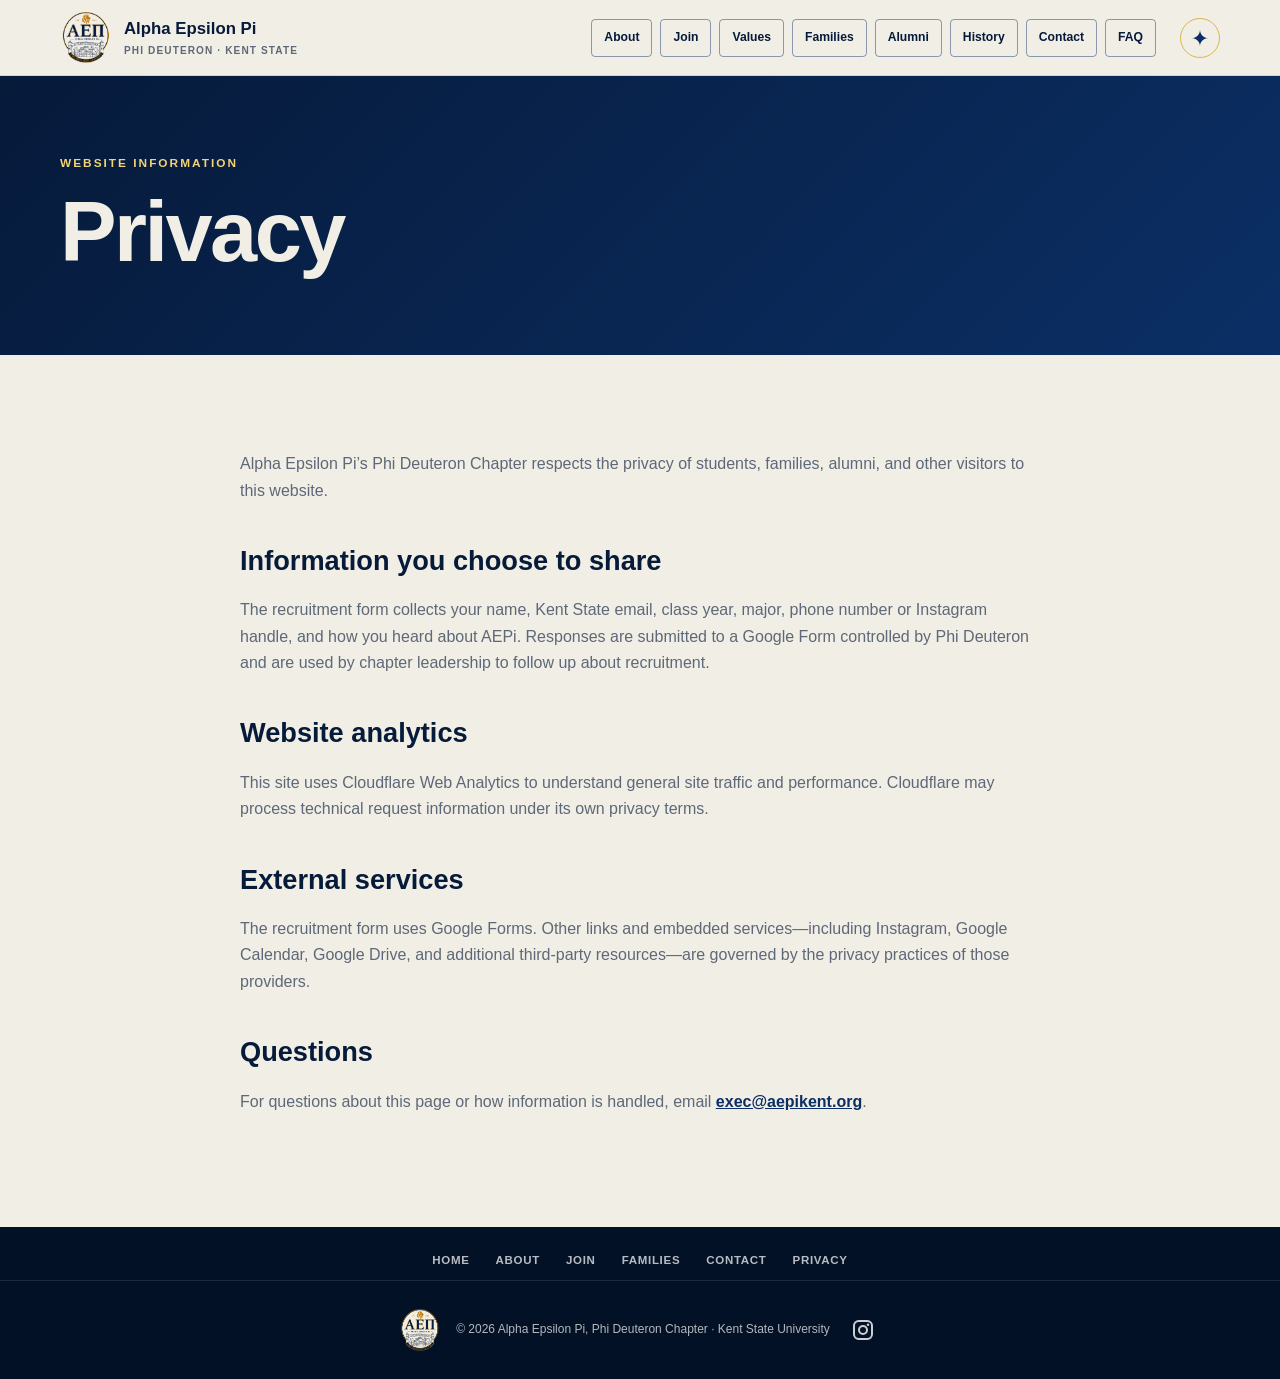
<file: privacy.html>
<!doctype html>
<html lang="en">
  <head>
    <meta charset="UTF-8" />
    <meta name="viewport" content="width=device-width, initial-scale=1" />
    <title>Privacy | Alpha Epsilon Pi Kent</title>
    <meta name="description" content="Privacy information for the Alpha Epsilon Pi Phi Deuteron Chapter website." />
    <meta name="robots" content="index, follow" />
    <link rel="canonical" href="https://aepikent.org/privacy.html" />
    <meta name="theme-color" content="#061a3a" />
    <link rel="icon" href="favicon.png" type="image/png" sizes="64x64" />
    <link rel="apple-touch-icon" href="apple-touch-icon.png" />
    <link rel="stylesheet" href="styles.css" />
  </head>
  <body>
    <header class="site-header">
      <a class="brand" href="index.html" aria-label="Alpha Epsilon Pi home"><img src="assets/logo.png" width="600" height="600" alt="Alpha Epsilon Pi Phi Deuteron Chapter logo" /><span><strong>Alpha Epsilon Pi</strong><small>Phi Deuteron · Kent State</small></span></a>
      <nav id="site-nav" class="site-nav" aria-label="Main navigation"><a href="about.html">About</a><a href="join.html">Join</a><a href="values.html">Values</a><a href="families.html">Families</a><a href="alumni.html">Alumni</a><a href="history.html">History</a><a href="contact.html">Contact</a><a href="index.html#faq">FAQ</a></nav>
      <div class="header-actions"><a class="brother-button" href="index.html?members=open" aria-label="Brother resources" title="Brother resources"><svg viewBox="0 0 24 24" aria-hidden="true"><path d="M12 2C12 7.52 16.48 12 22 12C16.48 12 12 16.48 12 22C12 16.48 7.52 12 2 12C7.52 12 12 7.52 12 2Z" /></svg></a><button class="menu-button" id="menu-button" type="button" aria-label="Open navigation" aria-expanded="false"><span></span><span></span><span></span></button></div>
    </header>
    <main>
      <section class="page-banner"><div class="page-width"><p class="eyebrow">Website information</p><h1>Privacy</h1></div></section>
      <section class="section page-width privacy-copy">
        <p>Alpha Epsilon Pi’s Phi Deuteron Chapter respects the privacy of students, families, alumni, and other visitors to this website.</p>
        <h2>Information you choose to share</h2>
        <p>The recruitment form collects your name, Kent State email, class year, major, phone number or Instagram handle, and how you heard about AEPi. Responses are submitted to a Google Form controlled by Phi Deuteron and are used by chapter leadership to follow up about recruitment.</p>
        <h2>Website analytics</h2>
        <p>This site uses Cloudflare Web Analytics to understand general site traffic and performance. Cloudflare may process technical request information under its own privacy terms.</p>
        <h2>External services</h2>
        <p>The recruitment form uses Google Forms. Other links and embedded services—including Instagram, Google Calendar, Google Drive, and additional third-party resources—are governed by the privacy practices of those providers.</p>
        <h2>Questions</h2>
        <p>For questions about this page or how information is handled, email <a href="mailto:exec@aepikent.org">exec@aepikent.org</a>.</p>
      </section>
    </main>
    <nav class="footer-nav" aria-label="Footer navigation"><a href="index.html">Home</a><a href="about.html">About</a><a href="join.html">Join</a><a href="families.html">Families</a><a href="contact.html">Contact</a><a href="privacy.html" aria-current="page">Privacy</a></nav>
    <footer><img src="assets/logo-solid.png" width="600" height="600" alt="" /><p>© <span id="year"></span> Alpha Epsilon Pi, Phi Deuteron Chapter · Kent State University</p><a class="instagram-link" href="https://www.instagram.com/aepikent/" target="_blank" rel="noopener noreferrer" aria-label="Follow AEPi Kent on Instagram"><svg viewBox="0 0 24 24" width="24" height="24" aria-hidden="true"><path fill="currentColor" d="M7.75 2h8.5A5.76 5.76 0 0 1 22 7.75v8.5A5.76 5.76 0 0 1 16.25 22h-8.5A5.76 5.76 0 0 1 2 16.25v-8.5A5.76 5.76 0 0 1 7.75 2Zm0 2A3.75 3.75 0 0 0 4 7.75v8.5A3.75 3.75 0 0 0 7.75 20h8.5A3.75 3.75 0 0 0 20 16.25v-8.5A3.75 3.75 0 0 0 16.25 4h-8.5ZM17 5.5A1.25 1.25 0 1 1 17 8a1.25 1.25 0 0 1 0-2.5ZM12 7a5 5 0 1 1 0 10 5 5 0 0 1 0-10Zm0 2a3 3 0 1 0 0 6 3 3 0 0 0 0-6Z"/></svg></a></footer>
    <!-- Cloudflare Web Analytics --><script type='module' src='https://static.cloudflareinsights.com/beacon.min.js' data-cf-beacon='{"token": "705a6dcdab874d5dbcde9c05819da363"}'></script><!-- End Cloudflare Web Analytics -->
    <script>const menuButton=document.querySelector("#menu-button");const nav=document.querySelector("#site-nav");menuButton.addEventListener("click",()=>{const open=nav.classList.toggle("open");menuButton.setAttribute("aria-expanded",String(open));});nav.querySelectorAll("a").forEach((link)=>link.addEventListener("click",()=>nav.classList.remove("open")));document.querySelector("#year").textContent=new Date().getFullYear();</script>
  </body>
</html>
</file>
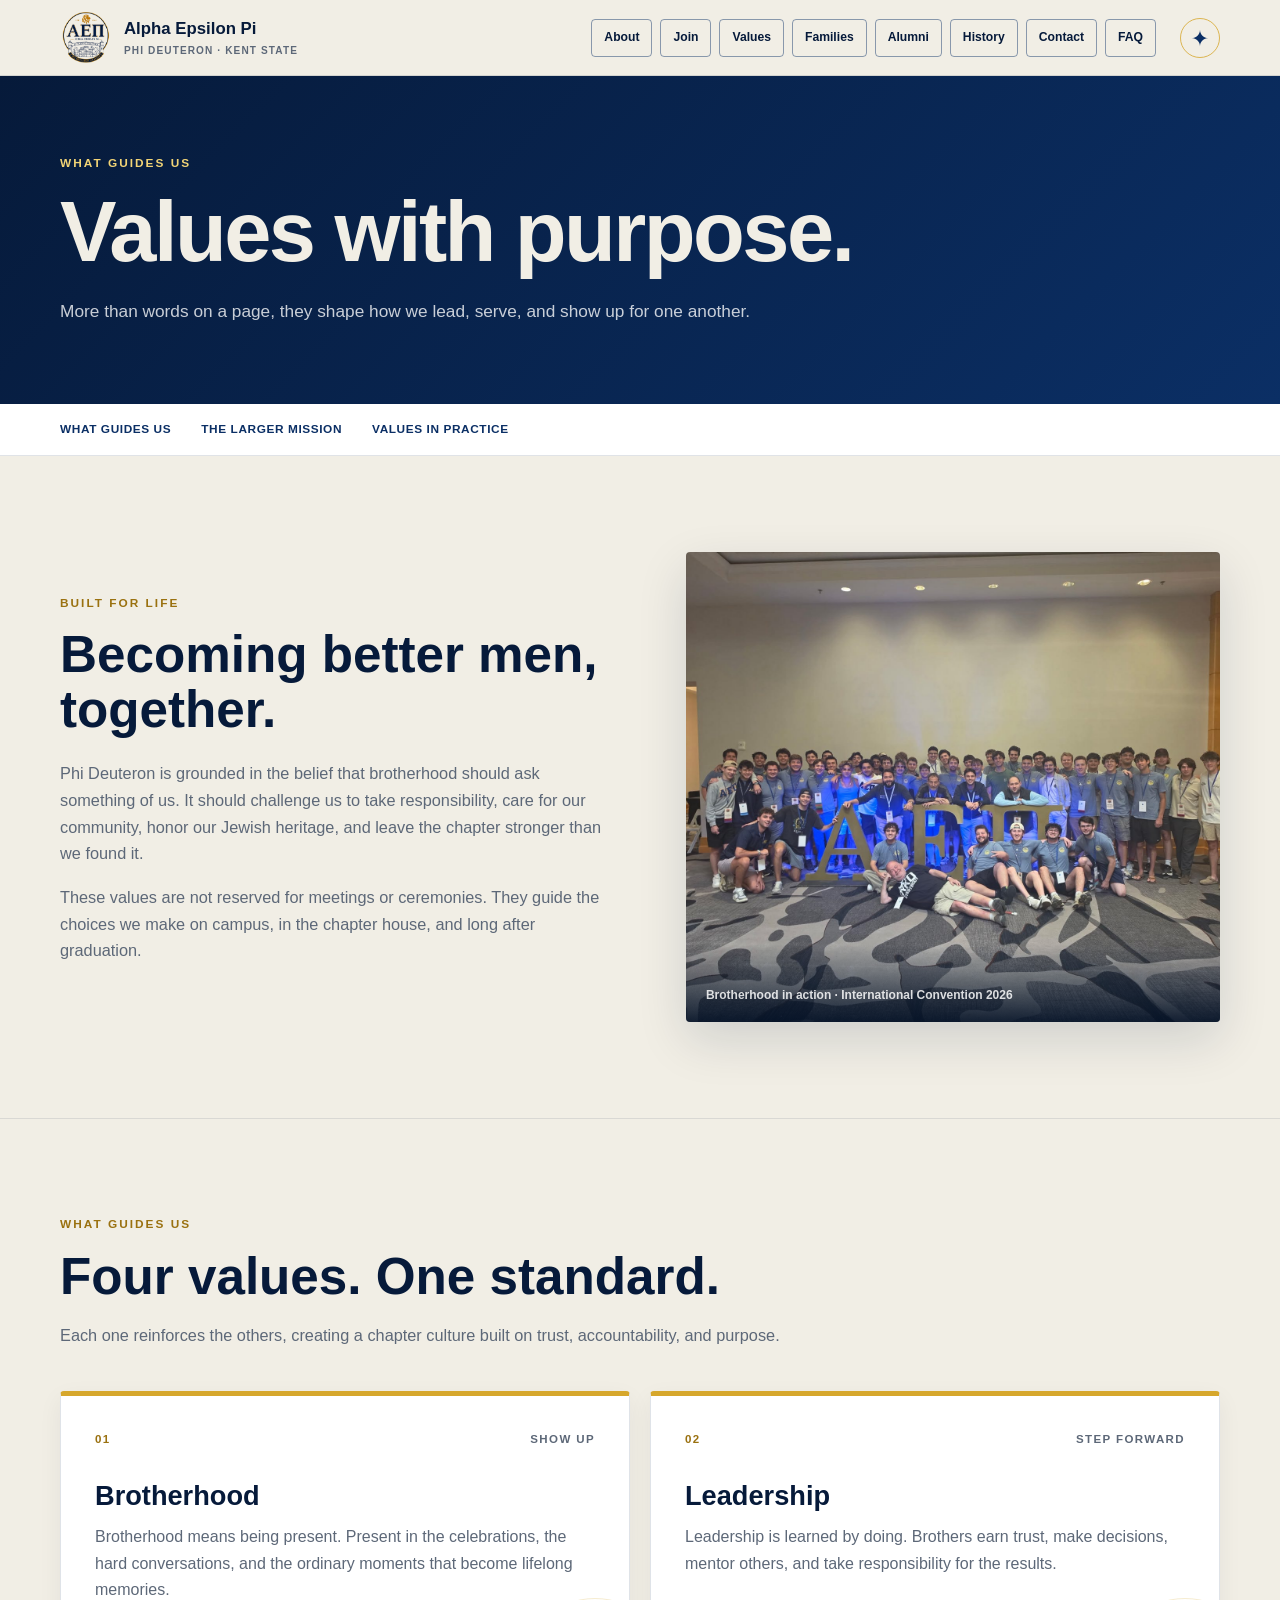
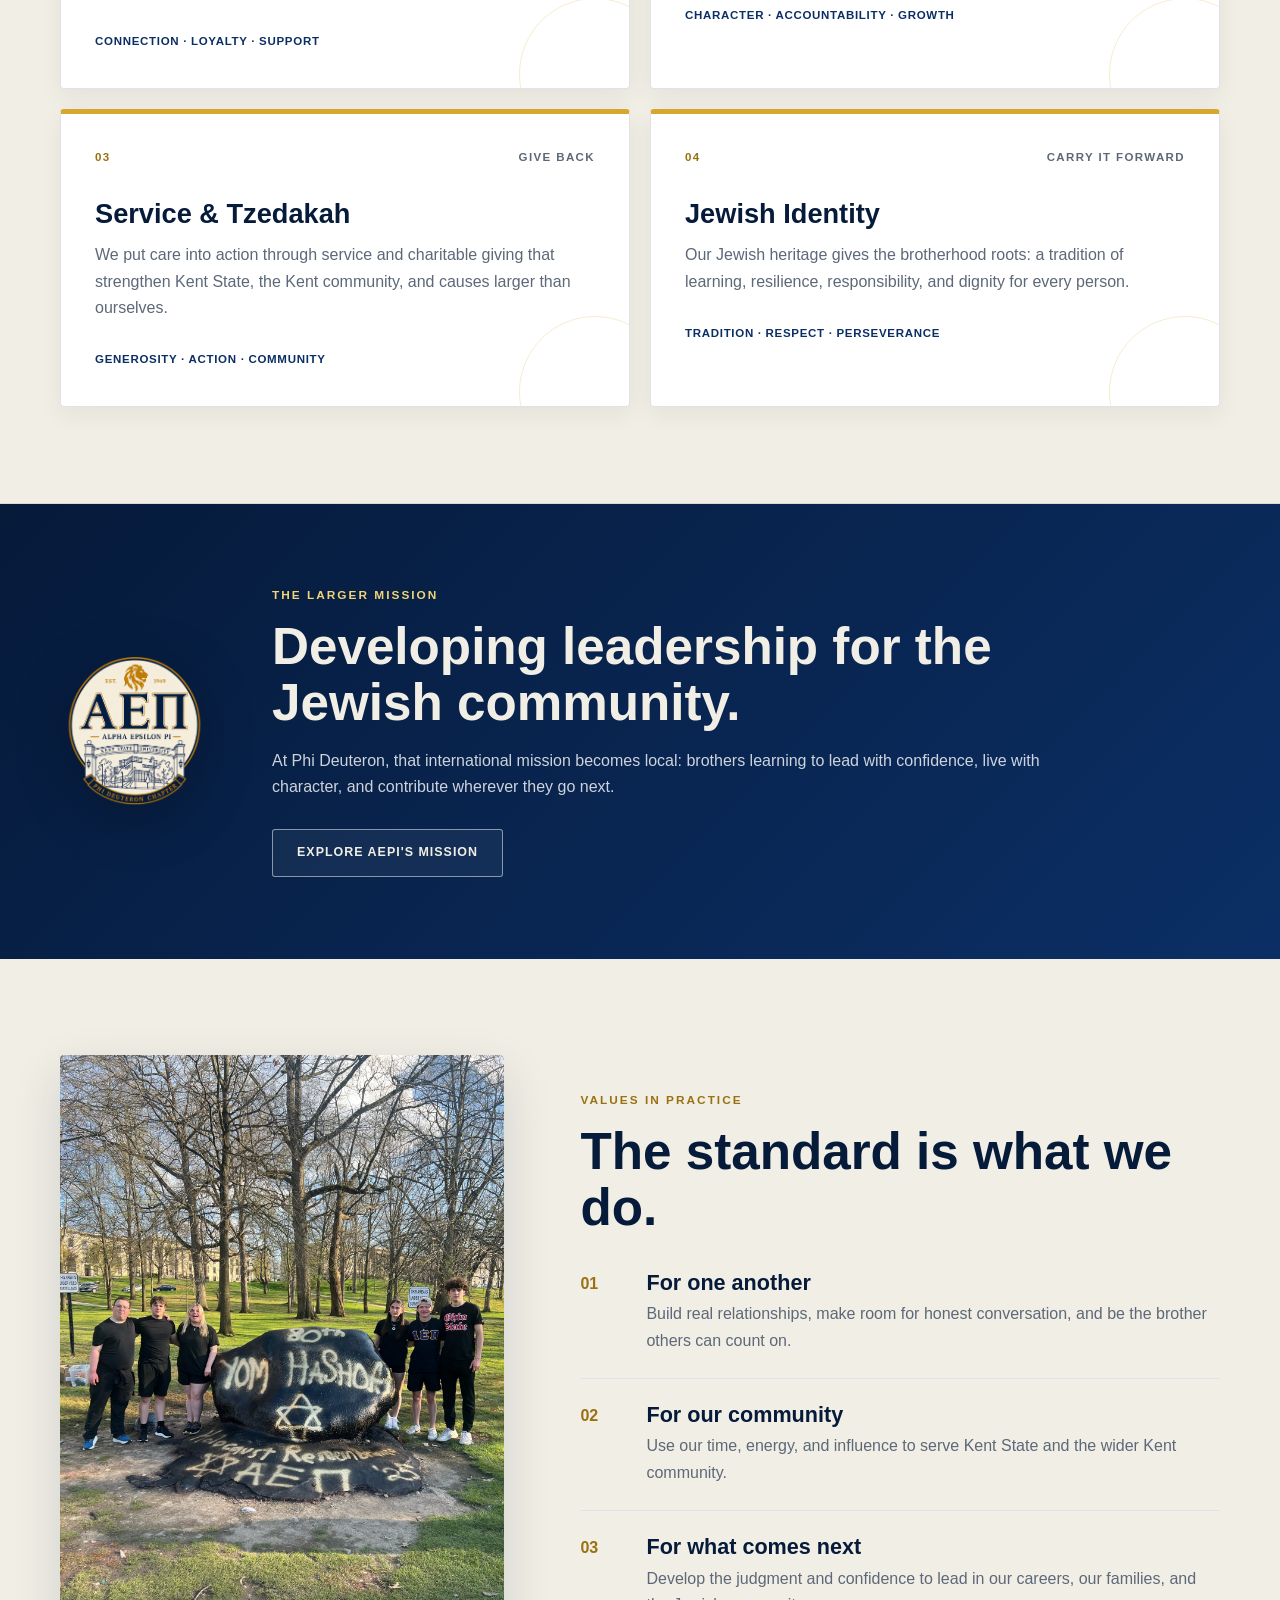
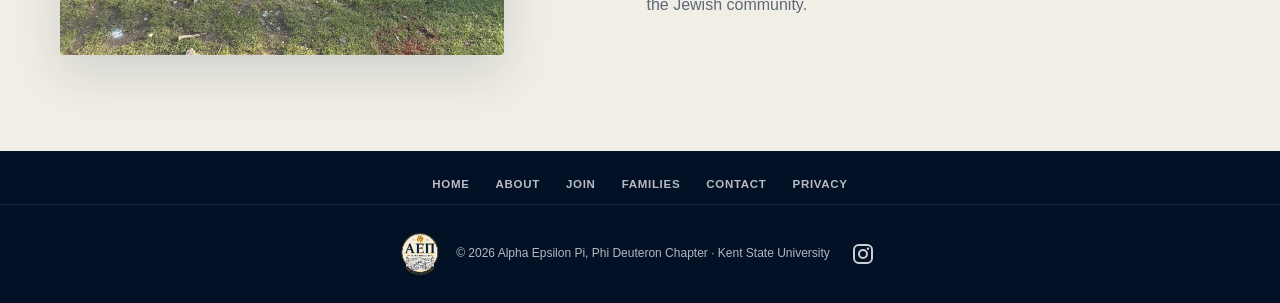
<file: values.html>
<!doctype html>
<html lang="en">
  <head>
    <meta charset="UTF-8" />
    <meta name="viewport" content="width=device-width, initial-scale=1" />
    <title>Our Values | AEPi Kent</title>
    <meta name="description" content="Discover the values guiding Alpha Epsilon Pi’s Phi Deuteron Chapter at Kent State." />
    <meta name="robots" content="index, follow, max-image-preview:large" />
    <link rel="canonical" href="https://aepikent.org/values.html" />
    <meta property="og:type" content="website" />
    <meta property="og:site_name" content="Alpha Epsilon Pi at Kent State University" />
    <meta property="og:title" content="Our Values | AEPi Kent" />
    <meta property="og:description" content="Discover the values guiding Alpha Epsilon Pi’s Phi Deuteron Chapter at Kent State." />
    <meta property="og:url" content="https://aepikent.org/values.html" />
    <meta property="og:image" content="https://aepikent.org/assets/convention-group.jpeg" />
    <meta name="theme-color" content="#061a3a" />
    <link rel="icon" href="favicon.png" type="image/png" sizes="64x64" />
    <link rel="apple-touch-icon" href="apple-touch-icon.png" />
    <link rel="stylesheet" href="styles.css" />
  </head>
  <body>
    <header class="site-header">
      <a class="brand" href="index.html" aria-label="Alpha Epsilon Pi home">
        <img src="assets/logo.png" width="600" height="600" alt="Alpha Epsilon Pi Phi Deuteron Chapter logo" />
        <span><strong>Alpha Epsilon Pi</strong><small>Phi Deuteron · Kent State</small></span>
      </a>
      <nav id="site-nav" class="site-nav" aria-label="Main navigation">
        <a href="about.html">About</a>
        <a href="join.html">Join</a>
        <a href="values.html">Values</a>
        <a href="families.html">Families</a>
        <a href="alumni.html">Alumni</a>
        <a href="history.html">History</a>
        <a href="contact.html">Contact</a>
        <a href="index.html#faq">FAQ</a>
      </nav>
      <div class="header-actions">
        <a class="brother-button" href="index.html?members=open" aria-label="Brother resources" title="Brother resources"><svg viewBox="0 0 24 24" aria-hidden="true"><path d="M12 2C12 7.52 16.48 12 22 12C16.48 12 12 16.48 12 22C12 16.48 7.52 12 2 12C7.52 12 12 7.52 12 2Z" /></svg></a>
        <button class="menu-button" id="menu-button" type="button" aria-label="Open navigation" aria-expanded="false"><span></span><span></span><span></span></button>
      </div>
    </header>
    <main>
      <section class="page-banner values-banner"><div class="page-width"><p class="eyebrow">What guides us</p><h1>Values with purpose.</h1><p>More than words on a page, they shape how we lead, serve, and show up for one another.</p></div></section>
      <nav class="values-jump-nav" aria-label="Value page sections">
        <div class="page-width">
          <a href="#values">What Guides Us</a>
          <a href="#values-mission">The Larger Mission</a>
          <a href="#values-practice">Values in Practice</a>
        </div>
      </nav>  
      <section class="values-intro section">
        <div class="page-width split">
          <div class="section-copy">
            <p class="eyebrow dark">Built for life</p>
            <h2>Becoming better men, together.</h2>
            <p>Phi Deuteron is grounded in the belief that brotherhood should ask something of us. It should challenge us to take responsibility, care for our community, honor our Jewish heritage, and leave the chapter stronger than we found it.</p>
            <p>These values are not reserved for meetings or ceremonies. They guide the choices we make on campus, in the chapter house, and long after graduation.</p>
          </div>
          <figure class="values-intro-photo">
            <img src="assets/convention-brotherhood.jpeg" width="1600" height="1200" loading="lazy" decoding="async" alt="Phi Deuteron brothers gathered together at Alpha Epsilon Pi convention" />
            <figcaption>Brotherhood in action · International Convention 2026</figcaption>
          </figure>
        </div>
      </section>

      <section class="values values-core section" id="values">
        <div class="page-width">
          <p class="eyebrow dark">What guides us</p>
          <div class="values-heading">
            <h2>Four values. One standard.</h2>
            <p>Each one reinforces the others, creating a chapter culture built on trust, accountability, and purpose.</p>
          </div>
          <div class="values-grid">
            <article class="value-card">
              <div class="value-card-top"><span class="value-number">01</span><span class="value-prompt">Show up</span></div>
              <h3>Brotherhood</h3>
              <p>Brotherhood means being present. Present in the celebrations, the hard conversations, and the ordinary moments that become lifelong memories.</p>
              <strong>Connection · Loyalty · Support</strong>
            </article>
            <article class="value-card">
              <div class="value-card-top"><span class="value-number">02</span><span class="value-prompt">Step forward</span></div>
              <h3>Leadership</h3>
              <p>Leadership is learned by doing. Brothers earn trust, make decisions, mentor others, and take responsibility for the results.</p>
              <strong>Character · Accountability · Growth</strong>
            </article>
            <article class="value-card">
              <div class="value-card-top"><span class="value-number">03</span><span class="value-prompt">Give back</span></div>
              <h3>Service &amp; Tzedakah</h3>
              <p>We put care into action through service and charitable giving that strengthen Kent State, the Kent community, and causes larger than ourselves.</p>
              <strong>Generosity · Action · Community</strong>
            </article>
            <article class="value-card">
              <div class="value-card-top"><span class="value-number">04</span><span class="value-prompt">Carry it forward</span></div>
              <h3>Jewish Identity</h3>
              <p>Our Jewish heritage gives the brotherhood roots: a tradition of learning, resilience, responsibility, and dignity for every person.</p>
              <strong>Tradition · Respect · Perseverance</strong>
            </article>
          </div>
        </div>
      </section>

      <section class="values-mission" id="values-mission">
        <div class="page-width values-mission-inner">
          <img src="assets/logo-solid.png" width="600" height="600" loading="lazy" decoding="async" alt="" />
          <div>
            <p class="eyebrow">The larger mission</p>
            <h2>Developing leadership for the Jewish community.</h2>
            <p>At Phi Deuteron, that international mission becomes local: brothers learning to lead with confidence, live with character, and contribute wherever they go next.</p>
            <a class="button outline" href="https://aepi.org/about/about-aepi/" target="_blank" rel="noopener noreferrer">Explore AEPi's mission</a>
          </div>
        </div>
      </section>

      <section class="values-practice section" id="values-practice">
        <div class="page-width values-practice-layout">
          <div class="values-practice-photo">
            <img src="assets/jewish-remembrance.jpeg" width="1512" height="2016" loading="lazy" decoding="async" alt="Phi Deuteron brothers participating in a Jewish remembrance event at Kent State" />
          </div>
          <div class="values-practice-copy">
            <p class="eyebrow dark">Values in practice</p>
            <h2>The standard is what we do.</h2>
            <ol class="values-list">
              <li><span>01</span><div><h3>For one another</h3><p>Build real relationships, make room for honest conversation, and be the brother others can count on.</p></div></li>
              <li><span>02</span><div><h3>For our community</h3><p>Use our time, energy, and influence to serve Kent State and the wider Kent community.</p></div></li>
              <li><span>03</span><div><h3>For what comes next</h3><p>Develop the judgment and confidence to lead in our careers, our families, and the Jewish community.</p></div></li>
            </ol>
          </div>
        </div>
      </section>

    </main>
    <nav class="footer-nav" aria-label="Footer navigation"><a href="index.html">Home</a><a href="about.html">About</a><a href="join.html">Join</a><a href="families.html">Families</a><a href="contact.html">Contact</a><a href="privacy.html">Privacy</a></nav>
    <footer><img src="assets/logo-solid.png" width="600" height="600" alt="" /><p>© <span id="year"></span> Alpha Epsilon Pi, Phi Deuteron Chapter · Kent State University</p><a class="instagram-link" href="https://www.instagram.com/aepikent/" target="_blank" rel="noopener noreferrer" aria-label="Follow AEPi Kent on Instagram"><svg viewBox="0 0 24 24" width="24" height="24" aria-hidden="true"><path fill="currentColor" d="M7.75 2h8.5A5.76 5.76 0 0 1 22 7.75v8.5A5.76 5.76 0 0 1 16.25 22h-8.5A5.76 5.76 0 0 1 2 16.25v-8.5A5.76 5.76 0 0 1 7.75 2Zm0 2A3.75 3.75 0 0 0 4 7.75v8.5A3.75 3.75 0 0 0 7.75 20h8.5A3.75 3.75 0 0 0 20 16.25v-8.5A3.75 3.75 0 0 0 16.25 4h-8.5ZM17 5.5A1.25 1.25 0 1 1 17 8a1.25 1.25 0 0 1 0-2.5ZM12 7a5 5 0 1 1 0 10 5 5 0 0 1 0-10Zm0 2a3 3 0 1 0 0 6 3 3 0 0 0 0-6Z"/></svg></a></footer>
    <!-- Cloudflare Web Analytics --><script type='module' src='https://static.cloudflareinsights.com/beacon.min.js' data-cf-beacon='{"token": "705a6dcdab874d5dbcde9c05819da363"}'></script><!-- End Cloudflare Web Analytics -->
    <script>
      const menuButton = document.querySelector("#menu-button");
      const nav = document.querySelector("#site-nav");
      menuButton.addEventListener("click", () => { const open = nav.classList.toggle("open"); menuButton.setAttribute("aria-expanded", String(open)); });
      nav.querySelectorAll("a").forEach((link) => link.addEventListener("click", () => nav.classList.remove("open")));
      document.querySelector("#year").textContent = new Date().getFullYear();
    </script>
  </body>
</html>
</file>
<file: styles.css>
:root {
  --navy: #061a3a;
  --blue: #0b2f65;
  --gold: #d6a72c;
  --gold-light: #f2d476;
  --ink: #152033;
  --muted: #5d6878;
  --paper: #fbfaf6;
  --page-background: #f1eee5;
  --surface: #ffffff;
  --white: #f1eee5;
  --line: #dfe3e8;
  --shadow: 0 18px 50px rgba(6, 26, 58, 0.14);
  --width: 1160px;
}

* { box-sizing: border-box; }
html { scroll-behavior: smooth; scroll-padding-top: 86px; }
body { margin: 0; color: var(--ink); background: var(--page-background); font-family: Arial, Helvetica, sans-serif; line-height: 1.65; }
main { background: var(--page-background); }
img { display: block; max-width: 100%; height: auto; }
a { color: inherit; }
button, input { font: inherit; }
.page-width { width: min(var(--width), calc(100% - 40px)); margin-inline: auto; }
.section { padding-block: 96px; }
h1, h2, h3, p { margin-top: 0; }
h1, h2, h3 { font-family: 'Montserrat', sans-serif; line-height: 1.08; }
h2 { margin-bottom: 22px; font-size: clamp(2rem, 4vw, 3.4rem); color: var(--navy); }
h3 { margin-bottom: 10px; font-size: 1.35rem; }
.eyebrow { margin-bottom: 14px; color: var(--gold-light); font-size: .74rem; font-weight: 800; letter-spacing: .17em; text-transform: uppercase; }
.eyebrow.dark { color: #9a7110; }

.site-header { position: sticky; z-index: 20; top: 0; display: flex; align-items: center; min-height: 76px; padding: 10px max(20px, calc((100vw - var(--width)) / 2)); border-bottom: 1px solid rgba(6, 26, 58, .12); background: rgba(241, 238, 229, .96); backdrop-filter: blur(16px); }
.brand { display: flex; align-items: center; gap: 12px; margin-right: auto; text-decoration: none; }
.brand img { width: 52px; height: 52px; object-fit: contain; }
.brand strong, .brand small { display: block; }
.brand strong { color: var(--navy); font-family: 'Montserrat', sans-serif; font-size: 1.05rem; }
.brand small { color: var(--muted); font-size: .63rem; font-weight: 700; letter-spacing: .11em; text-transform: uppercase; }
.site-nav {
  display: flex;
  align-items: center;
  gap: 8px;
}

.site-nav a {
  display: inline-flex;
  align-items: center;
  justify-content: center;
  min-height: 38px;
  padding: 8px 12px;
  color: var(--navy);
  border: 1px solid rgba(11, 47, 101, 0.45);
  border-radius: 4px;
  background: transparent;
  font-size: 0.76rem;
  font-weight: 800;
  line-height: 1;
  text-decoration: none;
  transition:
    color 0.2s ease,
    background 0.2s ease,
    border-color 0.2s ease,
    transform 0.2s ease;
}

.site-nav a:hover,
.site-nav a:focus-visible {
  color: var(--white);
  border-color: var(--blue);
  background: var(--blue);
  transform: translateY(-1px);
}
.header-actions { display: flex; align-items: center; gap: 10px; margin-left: 24px; }
.brother-button { display: grid; width: 40px; height: 40px; place-items: center; padding: 0; color: var(--blue); border: 1px solid rgba(214, 167, 44, .8); border-radius: 50%; background: transparent; cursor: pointer; transition: .2s ease; }
.brother-button:hover { color: var(--navy); background: var(--gold); transform: translateY(-1px); }
.brother-button svg { width: 20px; height: 20px; fill: currentColor; }
.menu-button { display: none; width: 42px; padding: 8px; border: 1px solid var(--line); border-radius: 4px; background: var(--white); }
.menu-button span { display: block; height: 2px; margin: 4px 0; background: var(--navy); }

.hero { position: relative; min-height: 680px; display: grid; align-items: center; overflow: hidden; color: var(--white); }
.hero-image, .hero-overlay { position: absolute; inset: 0; width: 100%; height: 100%; }
.hero-image { object-fit: cover; object-position: center 52%; }
.hero-overlay { background: linear-gradient(90deg, rgba(4, 19, 44, .72) 0%, rgba(5, 30, 70, .50) 48%, rgba(5, 30, 70, .18) 100%); }
.hero-content { position: relative; z-index: 1; padding-block: 90px; }
.hero-logo { width: 116px; margin-bottom: 28px; filter: drop-shadow(0 12px 20px rgba(0,0,0,.25)); }
.hero h1 { max-width: 720px; margin-bottom: 22px; font-size: clamp(3.4rem, 8vw, 6.6rem); letter-spacing: -.035em; }
.hero-copy { max-width: 650px; margin-bottom: 32px; color: rgba(255,255,255,.87); font-size: 1.16rem; }
.hero-actions { display: flex; flex-wrap: wrap; gap: 12px; }
.page-banner { padding-block: 78px; color: var(--white); background: linear-gradient(135deg, var(--navy), var(--blue)); }
.page-banner .eyebrow { margin-bottom: 12px; }
.page-banner h1 { max-width: 900px; margin-bottom: 0; font-size: clamp(2.8rem, 7vw, 5.3rem); letter-spacing: -.03em; }
.button { display: inline-flex; align-items: center; justify-content: center; min-height: 48px; padding: 0 24px; border: 0; border-radius: 3px; font-size: .78rem; font-weight: 800; letter-spacing: .08em; text-decoration: none; text-transform: uppercase; cursor: pointer; }
.button.gold { color: var(--navy); background: var(--gold); }
.button.outline { color: var(--white); border: 1px solid rgba(255,255,255,.5); background: rgba(255,255,255,.05); }
.button.navy { width: 100%; color: var(--white); background: var(--navy); }

.stats { position: relative; z-index: 2; display: grid; grid-template-columns: repeat(4, 1fr); margin-top: -42px; border: 1px solid var(--line); background: var(--surface); box-shadow: var(--shadow); }
.stats article { padding: 28px; border-right: 1px solid var(--line); }
.stats article:last-child { border: 0; }
.stats strong, .stats span { display: block; }
.stats strong { color: var(--blue); font-family:'Montserrat', sans-serif; font-size: 1.55rem; }
.stats span { color: var(--muted); font-size: .78rem; }

.home-story { margin-top: 54px; overflow: hidden; border-block: 1px solid rgba(6,26,58,.1); background: var(--white); }
.home-story-inner { display: grid; grid-template-columns: .92fr 1.08fr; align-items: center; gap: 72px; }
.home-story-copy h2 { max-width: 620px; }
.home-story-lede { max-width: 600px; margin-bottom: 38px; color: var(--muted); font-size: 1.05rem; }
.home-story-principles { display: grid; gap: 0; border-top: 1px solid var(--line); }
.home-story-principles article { display: grid; grid-template-columns: 42px 1fr; gap: 18px; padding: 22px 0; border-bottom: 1px solid var(--line); }
.home-story-principles article > span { padding-top: 3px; color: #9a7110; font-size: .72rem; font-weight: 800; letter-spacing: .12em; }
.home-story-principles h3 { margin-bottom: 6px; color: var(--navy); font-size: 1.12rem; }
.home-story-principles p { margin-bottom: 0; color: var(--muted); font-size: .9rem; }
.home-story-actions { display: flex; flex-wrap: wrap; align-items: center; gap: 24px; margin-top: 32px; }
.home-story-actions .button.navy { width: auto; }
.home-text-link { color: var(--blue); font-size: .8rem; font-weight: 800; text-decoration: none; }
.home-text-link:hover { color: #9a7110; }
.home-story-gallery { display: grid; grid-template-columns: repeat(2, 1fr); grid-template-rows: 250px 250px; gap: 14px; }
.home-story-gallery figure { position: relative; min-width: 0; margin: 0; overflow: hidden; border-radius: 4px; background: var(--navy); box-shadow: 0 12px 32px rgba(6,26,58,.12); }
.home-story-gallery .home-story-main { grid-row: 1 / 3; }
.home-story-gallery img { width: 100%; height: 100%; object-fit: cover; transition: transform .35s ease; }
.home-story-gallery figure:hover img { transform: scale(1.025); }
.home-story-gallery figcaption { position: absolute; right: 0; bottom: 0; left: 0; padding: 42px 16px 14px; color: #fff; background: linear-gradient(transparent, rgba(3,17,38,.92)); font-size: .76rem; font-weight: 800; }

.split { display: grid; grid-template-columns: 1.02fr .98fr; align-items: center; gap: 70px; }
.split.reverse { grid-template-columns: .95fr 1.05fr; }
.section-copy p:not(.eyebrow) { color: var(--muted); font-size: 1.02rem; }
.feature-image { width: 100%; max-height: 560px; border-radius: 4px; box-shadow: var(--shadow); object-fit: cover; }
.history { background: transparent; }
.history-heading { max-width: 780px; }
.history-heading > p:last-child { color: var(--muted); font-size: 1.04rem; }
.history-timeline { position: relative; display: grid; gap: 0; margin-top: 52px; }
.history-timeline::before { content: ""; position: absolute; top: 10px; bottom: 10px; left: 154px; width: 1px; background: rgba(11,47,101,.22); }
.history-entry { position: relative; display: grid; grid-template-columns: 130px 1fr; gap: 50px; padding: 0 0 42px; }
.history-entry:last-child { padding-bottom: 0; }
.history-entry::before { content: ""; position: absolute; top: 7px; left: 148px; width: 13px; height: 13px; border: 3px solid var(--page-background); border-radius: 50%; background: var(--gold); box-shadow: 0 0 0 1px rgba(11,47,101,.2); }
.history-entry time { color: #8a6611; font-family: 'Montserrat', sans-serif; font-size: .78rem; font-weight: 800; letter-spacing: .06em; text-align: right; text-transform: uppercase; }
.history-entry h3 { margin-bottom: 9px; color: var(--navy); }
.history-entry p { max-width: 830px; margin-bottom: 0; color: var(--muted); }
.history-jump-nav { border-bottom: 1px solid rgba(6,26,58,.12); background: var(--surface); }
.history-jump-nav .page-width { display: flex; flex-wrap: wrap; gap: 8px 30px; padding-block: 16px; }
.history-jump-nav a { color: var(--blue); font-size: .74rem; font-weight: 800; letter-spacing: .05em; text-decoration: none; text-transform: uppercase; }
.history-jump-nav a:hover { color: #9a7110; }
.fleischer-memorial { display: grid; grid-template-columns: 150px 1fr; gap: 38px; align-items: start; margin-top: 66px; padding: 44px; color: var(--white); border-top: 5px solid var(--gold); border-radius: 4px; background: var(--navy); box-shadow: var(--shadow); }
.memorial-mark { display: grid; width: 130px; height: 130px; place-items: center; color: var(--gold-light); border: 1px solid rgba(242,212,118,.48); border-radius: 50%; font-family: Georgia, serif; font-size: 2.1rem; letter-spacing: .04em; }
.fleischer-memorial h3 { margin-bottom: 18px; color: var(--white); font-size: clamp(1.8rem, 3vw, 2.5rem); }
.fleischer-memorial p:not(.eyebrow) { color: rgba(255,255,255,.82); }
.fleischer-memorial p:last-child { margin-bottom: 0; color: var(--white); font-weight: 700; }
.values { background: transparent; }
.values-banner p:last-child { max-width: 720px; margin: 20px 0 0; color: rgba(255,255,255,.78); font-size: 1.08rem; }
.values-intro { background: var(--page-background); }
.values-intro-photo { position: relative; margin: 0; overflow: hidden; border-radius: 4px; box-shadow: var(--shadow); }
.values-intro-photo img { width: 100%; min-height: 470px; object-fit: cover; }
.values-intro-photo figcaption { position: absolute; right: 0; bottom: 0; left: 0; padding: 42px 20px 16px; color: rgba(255,255,255,.84); background: linear-gradient(transparent, rgba(3,17,38,.9)); font-size: .75rem; font-weight: 700; }
.values-core { border-block: 1px solid rgba(6,26,58,.1); background: var(--white); }
.values-heading { display: block; }
.values-heading h2 { margin-bottom: 18px; white-space: nowrap; }
.values-heading p { max-width: 760px; margin-bottom: 0; color: var(--muted); font-size: 1.02rem; }
.values-grid { display: grid; grid-template-columns: repeat(2, minmax(0, 1fr)); gap: 20px; margin-top: 42px; }
.value-card { position: relative; padding: 34px; overflow: hidden; border: 1px solid var(--line); border-top: 5px solid var(--gold); border-radius: 4px; background: var(--surface); box-shadow: 0 8px 24px rgba(6,26,58,.06); }
.value-card::after { content: ""; position: absolute; right: -42px; bottom: -62px; width: 150px; height: 150px; border: 1px solid rgba(214,167,44,.22); border-radius: 50%; }
.value-card-top { display: flex; align-items: center; justify-content: space-between; gap: 20px; margin-bottom: 32px; }
.value-number, .value-prompt { font-size: .72rem; font-weight: 800; letter-spacing: .12em; text-transform: uppercase; }
.value-number { color: #9a7110; }
.value-prompt { color: var(--muted); }
.value-card h3 { margin-bottom: 14px; color: var(--navy); font-size: 1.7rem; }
.value-card p { max-width: 500px; margin-bottom: 24px; color: var(--muted); }
.value-card strong { position: relative; z-index: 1; color: var(--blue); font-size: .72rem; letter-spacing: .06em; text-transform: uppercase; }
.values-mission { padding-block: 82px; color: var(--white); background: linear-gradient(135deg, var(--navy), var(--blue)); }
.values-mission-inner { display: grid; grid-template-columns: 160px 1fr; gap: 52px; align-items: center; }
.values-mission img { width: 150px; filter: drop-shadow(0 12px 28px rgba(0,0,0,.24)); }
.values-mission h2 { max-width: 820px; margin-bottom: 18px; color: var(--white); }
.values-mission p:not(.eyebrow) { max-width: 780px; margin-bottom: 28px; color: rgba(255,255,255,.8); }
.values-practice-layout { display: grid; grid-template-columns: .82fr 1.18fr; gap: 76px; align-items: center; }
.values-practice-photo { overflow: hidden; border-radius: 4px; box-shadow: var(--shadow); }
.values-practice-photo img { width: 100%; height: 600px; object-fit: cover; object-position: center 42%; }
.values-list { margin: 36px 0 0; padding: 0; list-style: none; }
.values-list li { display: grid; grid-template-columns: 46px 1fr; gap: 20px; padding: 0 0 24px; margin-bottom: 24px; border-bottom: 1px solid var(--line); }
.values-list li:last-child { padding-bottom: 0; margin-bottom: 0; border-bottom: 0; }
.values-list li > span { color: #9a7110; font-family: 'Montserrat', sans-serif; font-weight: 800; }
.values-list h3 { margin-bottom: 7px; color: var(--navy); }
.values-list p { margin-bottom: 0; color: var(--muted); }
.values-jump-nav { border-bottom: 1px solid rgba(6,26,58,.12); background: var(--surface); }
.values-jump-nav .page-width { display: flex; flex-wrap: wrap; gap: 8px 30px; padding-block: 16px; }
.values-jump-nav a { color: var(--blue); font-size: .74rem; font-weight: 800; letter-spacing: .05em; text-decoration: none; text-transform: uppercase; }
.values-jump-nav a:hover { color: #9a7110; }
.card-grid { display: grid; gap: 20px; margin-top: 36px; }
.card-grid.four { grid-template-columns: repeat(4, 1fr); }
.card-grid.three { grid-template-columns: repeat(3, 1fr); }
.card { padding: 30px; border: 1px solid var(--line); border-radius: 4px; background: var(--surface); box-shadow: 0 8px 24px rgba(6,26,58,.06); }
.card p { margin: 0; color: var(--muted); font-size: .92rem; }
.card-number { display: block; margin-bottom: 24px; color: #a97c15; font-size: .75rem; font-weight: 800; letter-spacing: .12em; }
.section-heading { display: grid; grid-template-columns: 1.2fr .8fr; align-items: end; gap: 50px; }
.section-heading > p { color: var(--muted); }


@media (min-width: 921px) {
  #join .section-heading,
  #families .section-heading,
  #faq .section-heading {
    display: block;
  }

  #join .section-heading h2,
  #faq .section-heading h2 {
    white-space: nowrap;
  }

  #join .section-heading > p,
  #families .section-heading > p,
  #faq .section-heading > p {
    max-width: 760px;
    margin-bottom: 0;
  }
}

.join-layout { display: grid; grid-template-columns: .75fr 1.25fr; align-items: start; gap: 65px; padding-top: 46px; border-top: 1px solid rgba(6, 26, 58, 0.1); }
.rush-schedule { display: grid; grid-template-columns: .7fr 1.3fr; gap: 50px; align-items: start; margin-top: 58px; padding-top: 58px; border-top: 1px solid var(--line); }
.rush-poster { width: 100%; border-radius: 4px; box-shadow: var(--shadow); }
.schedule-intro { max-width: 700px; color: var(--muted); }
.event-list { display: grid; gap: 12px; margin-top: 28px; padding-bottom: 40px; }
.event-card { display: grid; grid-template-columns: 100px 1fr; gap: 22px; padding: 20px; border: 1px solid var(--line); border-radius: 4px; background: var(--surface); box-shadow: 0 8px 24px rgba(6,26,58,.05); }
.event-card time { display: flex; flex-direction: column; justify-content: center; padding-right: 18px; color: var(--blue); border-right: 1px solid var(--line); }
.event-card time strong { font-family: 'Montserrat', sans-serif; font-size: 1.05rem; }
.event-card time span { color: var(--muted); font-size: .82rem; }
.event-card h3 { margin-bottom: 5px; }
.event-card p { margin-bottom: 12px; color: var(--muted); font-size: .9rem; }
.calendar-button { display: inline-flex; min-height: 36px; align-items: center; padding: 0 14px; color: var(--white); border-radius: 3px; background: var(--blue); font-size: .72rem; font-weight: 800; letter-spacing: .05em; text-decoration: none; text-transform: uppercase; }
.calendar-button:hover { background: var(--navy); }
.calendar-button.disabled { color: var(--muted); background: #eef2f6; cursor: not-allowed; }
.portrait-image { width: 100%; max-height: 700px; border-radius: 4px; box-shadow: var(--shadow); object-fit: cover; object-position: center 45%; }
.steps { margin: 0; padding: 24px; list-style: none; }
.steps li { display: grid; grid-template-columns: 52px 1fr; gap: 20px; padding: 0 0 25px; margin-bottom: 25px; border-bottom: 1px solid var(--line); }
.steps li > span { color: #a97c15; font-family:'Montserrat', sans-serif; font-size: 1.35rem; }
.steps p { margin: 0; color: var(--muted); }
.photo-banner { position: relative; min-height: 430px; display: grid; place-items: center; overflow: hidden; color: var(--white); background: var(--navy); text-align: center; }
.photo-banner img { position: absolute; inset: 0; width: 100%; height: 100%; object-fit: contain; object-position: center; }
.photo-banner::after { content: ""; position: absolute; inset: 0; background: rgba(6,26,58,.85); }
.photo-banner > div { position: relative; z-index: 1; padding: 60px 20px; }
.photo-banner h2 { color: var(--white); }
.interest-section { background: transparent; }
.interest-layout { display: grid; grid-template-columns: .8fr 1.2fr; gap: 70px; align-items: start; }
.interest-copy > p:not(.eyebrow) { color: var(--muted); }
.interest-form { display: grid; gap: 18px; padding: 32px; border: 1px solid var(--line); border-radius: 4px; background: var(--surface); box-shadow: var(--shadow); }
.interest-form[hidden] { display: none; }
.interest-form .button:disabled { opacity: .7; cursor: wait; }
.form-privacy { margin: -2px 0 0; color: var(--muted); font-size: .76rem; }
.form-privacy a { color: var(--blue); font-weight: 800; }
.form-confirmation { align-self: stretch; padding: 40px; border: 1px solid var(--line); border-top: 5px solid var(--gold); border-radius: 4px; background: var(--surface); box-shadow: var(--shadow); outline: none; }
.form-confirmation[hidden] { display: none; }
.confirmation-mark { display: grid; width: 58px; height: 58px; place-items: center; margin-bottom: 26px; color: var(--navy); border-radius: 50%; background: var(--gold); font-size: 1.5rem; font-weight: 800; }
.form-confirmation h3 { margin-bottom: 14px; color: var(--navy); font-size: 1.8rem; }
.form-confirmation > p:not(.eyebrow) { margin-bottom: 28px; color: var(--muted); }
.form-confirmation .button { width: auto; }
.form-response-frame { display: none; }
.join-jump-nav { border-bottom: 1px solid rgba(6,26,58,.12); background: var(--surface); }
.join-jump-nav .page-width { display: flex; flex-wrap: wrap; gap: 8px 30px; padding-block: 16px; }
.join-jump-nav a { color: var(--blue); font-size: .74rem; font-weight: 800; letter-spacing: .05em; text-decoration: none; text-transform: uppercase; }
.join-jump-nav a:hover { color: #9a7110; }
.form-row { display: grid; grid-template-columns: 1fr 1fr; gap: 16px; }
.form-field { display: grid; gap: 7px; }
.form-field label { color: var(--navy); font-size: .82rem; font-weight: 800; }
.form-field input, .form-field select { width: 100%; min-height: 46px; padding: 10px 12px; color: var(--ink); border: 1px solid #bdc5d0; border-radius: 3px; background: var(--surface); font: inherit; }
.form-field input:focus, .form-field select:focus { border-color: var(--blue); outline: 3px solid rgba(11,47,101,.12); }
.chapter-life { 
  background: transparent; 
  border-block: 1px solid rgba(6, 26, 58, 0.1);
}
.gallery-heading { margin-bottom: 42px; }
.gallery-heading > div {
  max-width: 760px;
}

.gallery-heading > div > p:last-child {
  margin-bottom: 0;
  color: var(--muted);
}
.photo-gallery { display: grid; grid-template-columns: repeat(3, 1fr); grid-auto-rows: 360px; gap: 16px; }
.photo-gallery figure { position: relative; min-width: 0; margin: 0; overflow: hidden; border-radius: 4px; background: var(--navy); box-shadow: 0 8px 24px rgba(6,26,58,.1); }
.photo-gallery figure.gallery-wide { grid-column: span 2; }
.photo-gallery img { width: 100%; height: 100%; object-fit: cover; transition: transform .35s ease; }
.photo-gallery figure:hover img { transform: scale(1.025); }
.photo-gallery figcaption { position: absolute; right: 0; bottom: 0; left: 0; display: grid; gap: 2px; padding: 38px 18px 16px; color: #ffffff; background: linear-gradient(transparent, rgba(3,17,38,.9)); }
.photo-gallery figcaption strong { font-family: 'Montserrat', sans-serif; font-size: 1rem; }
.photo-gallery figcaption span { color: rgba(255,255,255,.8); font-size: .78rem; }
.alumni { background: transparent; border-block: 1px solid rgba(6, 26, 58, 0.1); }
.alumni-banner p:last-child { max-width: 720px; margin: 20px 0 0; color: rgba(255,255,255,.78); font-size: 1.08rem; }
.alumni-jump-nav { border-bottom: 1px solid rgba(6,26,58,.12); background: var(--surface); }
.alumni-jump-nav .page-width { display: flex; flex-wrap: wrap; gap: 8px 30px; padding-block: 16px; }
.alumni-jump-nav a { color: var(--blue); font-size: .74rem; font-weight: 800; letter-spacing: .05em; text-decoration: none; text-transform: uppercase; }
.alumni-jump-nav a:hover { color: #9a7110; }
.alumni-intro { border-top: 0; }
.alumni-intro-photo { position: relative; margin: 0; overflow: hidden; border-radius: 4px; box-shadow: var(--shadow); }
.alumni-intro-photo img { width: 100%; height: 560px; object-fit: cover; }
.alumni-intro-photo figcaption, .alumni-legacy-photo figcaption { position: absolute; right: 0; bottom: 0; left: 0; padding: 42px 20px 16px; color: rgba(255,255,255,.84); background: linear-gradient(transparent, rgba(3,17,38,.9)); font-size: .75rem; font-weight: 700; }
.alumni-involvement { background: var(--white); border-bottom: 1px solid rgba(6,26,58,.1); }
.alumni-section-heading { display: block; }
.alumni-section-heading h2 { margin-bottom: 18px; white-space: nowrap;}
.alumni-section-heading > p {max-width: 760px; margin-bottom: 0;}
.alumni-section-heading > p { color: var(--muted); font-size: 1.02rem; }
.alumni-action-grid { display: grid; grid-template-columns: repeat(2, minmax(0, 1fr)); gap: 20px; margin-top: 42px; }
.alumni-action-card { position: relative; padding: 34px; overflow: hidden; border: 1px solid var(--line); border-top: 5px solid var(--gold); border-radius: 4px; background: var(--surface); box-shadow: 0 8px 24px rgba(6,26,58,.06); transition: transform .2s ease, box-shadow .2s ease; }
.alumni-action-card::after { content: ""; position: absolute; right: -42px; bottom: -62px; width: 150px; height: 150px; border: 1px solid rgba(214,167,44,.22); border-radius: 50%; }
.alumni-action-card:hover { box-shadow: 0 14px 34px rgba(6,26,58,.11); transform: translateY(-3px); }
.alumni-action-card > * { position: relative; z-index: 1; }
.alumni-card-top { display: flex; align-items: center; justify-content: space-between; gap: 20px; margin-bottom: 30px; color: #9a7110; font-size: .72rem; font-weight: 800; letter-spacing: .12em; text-transform: uppercase; }
.alumni-card-top small { color: var(--muted); font: inherit; }
.alumni-action-card h3 { margin-bottom: 12px; color: var(--navy); font-size: 1.55rem; }
.alumni-action-card p { margin-bottom: 24px; color: var(--muted); }
.alumni-action-card a { color: var(--blue); font-size: .8rem; font-weight: 800; text-decoration: none; }
.alumni-action-card a:hover { color: #9a7110; }
.faq-list { display: grid; gap: 14px; margin-top: 42px; }
.faq-list details { padding: 22px 24px; border: 1px solid var(--line); border-radius: 4px; background: var(--surface); box-shadow: 0 8px 24px rgba(6,26,58,.05); }
.faq-list summary { color: var(--navy); font-family: 'Montserrat', sans-serif; font-size: 1.08rem; font-weight: 800; cursor: pointer; }
.faq-list details p { margin: 16px 0 0; color: var(--muted); }
.text-link { color: var(--blue); font-weight: 800; text-decoration: none; }
.inline-link { color: var(--blue); font-weight: 800; text-underline-offset: 3px; }
.inline-link:hover { color: #9a7110; }

.chapter-leadership { background: transparent; }
.leadership-heading { max-width: 780px; }
.leadership-heading > p:last-child { margin-bottom: 0; color: var(--muted); font-size: 1.02rem; }
.leadership-grid { display: grid; grid-template-columns: repeat(2, minmax(0, 1fr)); gap: 22px; margin-top: 42px; }
.leadership-card { padding: 34px; border: 1px solid var(--line); border-top: 5px solid var(--gold); border-radius: 4px; background: var(--surface); box-shadow: 0 8px 24px rgba(6,26,58,.06); }
.leadership-role { display: block; margin-bottom: 8px; color: #9a7110; font-size: .74rem; font-weight: 800; letter-spacing: .12em; text-transform: uppercase; }
.leadership-card h3 { margin-bottom: 24px; color: var(--navy); font-size: 1.65rem; }
.leadership-details { display: grid; gap: 0; margin: 0; }
.leadership-details > div { display: grid; grid-template-columns: 82px 1fr; gap: 16px; padding: 13px 0; border-bottom: 1px solid var(--line); }
.leadership-details dt { color: var(--muted); font-size: .78rem; font-weight: 800; letter-spacing: .05em; text-transform: uppercase; }
.leadership-details dd { margin: 0; color: var(--ink); font-weight: 700; }
.leadership-details a { color: var(--blue); text-underline-offset: 3px; }
.leadership-why { margin-top: 24px; padding: 22px; border-left: 3px solid var(--gold); background: var(--paper); }
.leadership-why h4 { margin: 0 0 8px; color: var(--navy); font-family: 'Montserrat', sans-serif; font-size: .9rem; }
.leadership-why p { margin: 0; color: var(--muted); font-size: .92rem; }

.family-heading { max-width: 780px; }
.family-heading > p:last-child { margin-bottom: 0; color: var(--muted); font-size: 1.02rem; }
.family-priorities .card { position: relative; overflow: hidden; border-top: 5px solid var(--gold); box-shadow: 0 8px 24px rgba(6,26,58,.06); transition: transform .2s ease, box-shadow .2s ease; }
.family-priorities .card::after { content: ""; position: absolute; right: -48px; bottom: -68px; width: 140px; height: 140px; border: 1px solid rgba(214,167,44,.2); border-radius: 50%; }
.family-priorities .card:hover { box-shadow: 0 14px 34px rgba(6,26,58,.11); transform: translateY(-3px); }
.family-priorities .card > * { position: relative; z-index: 1; }
.family-priorities .card h3 { color: var(--navy); }
.family-expectations { background: var(--white); border-block: 1px solid rgba(6, 26, 58, 0.1); }
.family-split { display: grid; grid-template-columns: .9fr 1.1fr; align-items: center; gap: 70px; }
.family-checklist { padding: 34px; border: 1px solid var(--line); border-top: 5px solid var(--gold); border-radius: 4px; background: var(--surface); border-block: 1px solid rgba(6, 26, 58, 0.1); box-shadow: var(--shadow); }
.family-checklist h3 { margin-bottom: 20px; color: var(--navy); }
.family-checklist ul { display: grid; gap: 0; margin: 0; padding: 0; list-style: none; }
.family-checklist li { position: relative; padding: 15px 0 15px 28px; color: var(--muted); border-bottom: 1px solid var(--line); }
.family-checklist li:last-child { padding-bottom: 0; border-bottom: 0; }
.family-checklist li::before { content: ""; position: absolute; top: 23px; left: 2px; width: 9px; height: 9px; border-radius: 50%; background: var(--gold); }
.family-resource-grid { display: grid; grid-template-columns: repeat(3, minmax(0, 1fr)); gap: 20px; margin-top: 42px; }
.family-resource-card { position: relative; display: flex; min-width: 0; flex-direction: column; padding: 30px; overflow: hidden; border: 1px solid var(--line); border-top: 5px solid var(--gold); border-radius: 4px; background: var(--surface); box-shadow: 0 8px 24px rgba(6,26,58,.06); transition: transform .2s ease, box-shadow .2s ease; }
.family-resource-card::after { content: ""; position: absolute; right: -48px; bottom: -68px; width: 140px; height: 140px; border: 1px solid rgba(214,167,44,.2); border-radius: 50%; }
.family-resource-card:hover { box-shadow: 0 14px 34px rgba(6,26,58,.11); transform: translateY(-3px); }
.family-resource-card > * { position: relative; z-index: 1; }
.resource-source { display: block; min-height: 2.4em; margin-bottom: 20px; color: #9a7110; font-size: .7rem; font-weight: 800; letter-spacing: .1em; line-height: 1.4; text-transform: uppercase; }
.family-resource-card h3 { color: var(--navy); }
.family-resource-card p { margin-bottom: 24px; color: var(--muted); font-size: .92rem; }
.resource-card-link { margin-top: auto; color: var(--blue); font-size: .8rem; font-weight: 800; text-decoration: none; }
.resource-card-link:hover { color: #9a7110; }
.family-contact-band { padding-block: 72px; color: var(--white); background: var(--navy); }
.family-contact-inner { display: flex; align-items: center; justify-content: space-between; gap: 50px; }
.family-contact-inner > div { max-width: 720px; }
.family-contact-inner h2 { margin-bottom: 14px; color: var(--white); }
.family-contact-inner p:last-child { margin-bottom: 0; color: rgba(255,255,255,.8); }
.family-contact-inner .button { flex: 0 0 auto; }
.family-jump-nav { border-bottom: 1px solid rgba(6,26,58,.12); background: var(--surface); }
.family-jump-nav .page-width { display: flex; flex-wrap: wrap; gap: 8px 30px; padding-block: 16px; }
.family-jump-nav a { color: var(--blue); font-size: .74rem; font-weight: 800; letter-spacing: .05em; text-decoration: none; text-transform: uppercase; }
.family-jump-nav a:hover { color: #9a7110; }

.alumni-events { background: var(--page-background); }
.alumni-events-heading { max-width: 780px; }
.alumni-events-heading > p:last-child { margin-bottom: 0; color: var(--muted); font-size: 1.02rem; }
.alumni-event-list { display: grid; gap: 16px; margin-top: 42px; }
.alumni-event-card { display: grid; grid-template-columns: 120px 1fr; gap: 28px; padding: 30px; border: 1px solid var(--line); border-top: 5px solid var(--gold); border-radius: 4px; background: var(--surface); box-shadow: 0 8px 24px rgba(6,26,58,.06); }
.alumni-event-card time { display: flex; flex-direction: column; justify-content: center; padding-right: 24px; color: var(--blue); border-right: 1px solid var(--line); }
.alumni-event-card time strong { font-family: 'Montserrat', sans-serif; font-size: 1.25rem; }
.alumni-event-card time span { color: var(--muted); font-size: .8rem; }
.alumni-event-card h3 { margin-bottom: 6px; color: var(--navy); }
.alumni-event-label { display: block; margin-bottom: 8px; color: #9a7110; font-size: .7rem; font-weight: 800; letter-spacing: .1em; text-transform: uppercase; }
.alumni-event-card p { margin-bottom: 3px; color: var(--muted); }
.alumni-event-card address { margin-bottom: 18px; color: var(--muted); font-size: .9rem; font-style: normal; }
.alumni-calendar-button { width: fit-content; }
.alumni-event-actions { display: flex; flex-wrap: wrap; gap: 14px 20px; align-items: center; }
.alumni-events-note { margin: 22px 0 0; color: var(--navy); font-weight: 700; }
.alumni-apparel { padding-block: 82px; color: var(--white); background: linear-gradient(135deg, var(--navy), var(--blue)); }
.alumni-apparel-inner { display: grid; grid-template-columns: 170px 1fr; gap: 54px; align-items: center; }
.alumni-apparel-mark { display: grid; width: 160px; height: 160px; place-items: center; border: 1px solid rgba(242,212,118,.4); border-radius: 50%; }
.alumni-apparel-mark img { width: 120px; filter: drop-shadow(0 10px 22px rgba(0,0,0,.25)); }
.alumni-apparel-copy h2 { max-width: 820px; margin-bottom: 16px; color: var(--white); }
.alumni-apparel-copy p:not(.eyebrow) { max-width: 760px; margin-bottom: 28px; color: rgba(255,255,255,.8); }
.alumni-legacy { border-top: 1px solid rgba(6, 26, 58, 0.1); }
.alumni-legacy-layout { display: grid; grid-template-columns: 1.05fr .95fr; gap: 76px; align-items: center; }
.alumni-legacy-copy > p:not(.eyebrow) { color: var(--muted); font-size: 1.02rem; }
.alumni-connect-links { display: grid; gap: 12px; margin-top: 30px; }
.alumni-connect-links a { display: flex; align-items: center; justify-content: space-between; gap: 24px; padding: 18px 20px; color: var(--ink); border: 1px solid var(--line); border-left: 4px solid var(--gold); border-radius: 3px; background: var(--surface); text-decoration: none; box-shadow: 0 6px 18px rgba(6,26,58,.05); }
.alumni-connect-links a:hover { border-color: rgba(214,167,44,.8); transform: translateX(3px); }
.alumni-connect-links span { color: var(--muted); font-size: .86rem; }
.alumni-connect-links strong { color: var(--blue); font-size: .8rem; text-align: right; }
.alumni-legacy-photo { position: relative; margin: 0; overflow: hidden; border-radius: 4px; box-shadow: var(--shadow); }
.alumni-legacy-photo img { width: 100%; height: 560px; object-fit: cover; }

.contact { color: var(--white); background: var(--navy); }
.contact h2 { max-width: 520px; color: var(--white); }
.contact address { margin-bottom: 12px; font-style: normal; }
.contact address a, .contact-social { color: rgba(255,255,255,.86); text-underline-offset: 3px; }
.contact-social { font-size: .86rem; font-weight: 800; }
.contact-grid { display: grid; grid-template-columns: 1.4fr .8fr .8fr; gap: 35px; align-items: center; }
.contact-card { padding: 26px; border: 1px solid rgba(255,255,255,.16); background: rgba(255,255,255,.05); }
.contact-card small, .contact-card strong, .contact-card a { display: block; }
.contact-card small { color: var(--gold-light); font-weight: 800; letter-spacing: .1em; text-transform: uppercase; }
.contact-card strong { margin: 8px 0 4px; font-family: 'Montserrat', sans-serif; font-size: 1.15rem; }
.contact-card a { color: rgba(255,255,255,.8); font-size: .85rem; }
.brother-resources { padding-block: 90px; background: #eef2f6; }
.text-button { color: var(--blue); border: 0; background: transparent; font-weight: 800; cursor: pointer; }
.announcements-panel, .calendar-panel { margin-top: 36px; padding: 24px; border: 1px solid var(--line); border-radius: 4px; background: var(--white); box-shadow: 0 8px 24px rgba(6,26,58,.06); }
.announcements-panel + .calendar-panel { margin-top: 20px; }
.announcement-grid { display: grid; grid-template-columns: repeat(2, minmax(0, 1fr)); gap: 16px; }
.announcement-item { position: relative; padding: 18px; overflow: hidden; border: 1px solid var(--line); border-top: 4px solid var(--gold); border-radius: 3px; background: #f8fafc; }
.announcement-item::after { content: ""; position: absolute; right: -34px; bottom: -46px; width: 96px; height: 96px; border: 1px solid rgba(214,167,44,.18); border-radius: 50%; }
.announcement-item > * { position: relative; z-index: 1; }
.announcement-item h4 { margin: 0 0 6px; color: var(--navy); font-family: 'Montserrat', sans-serif; font-size: .95rem; }
.announcement-item p { margin: 0; color: var(--muted); font-size: .88rem; }
.resource-heading { display: flex; align-items: end; justify-content: space-between; gap: 24px; margin-bottom: 20px; }
.resource-heading h3 { margin: 0; color: var(--navy); }
.resource-heading .eyebrow { margin-bottom: 7px; }
.chapter-calendar { display: block; width: 100%; min-height: 600px; border: 1px solid var(--line); border-radius: 3px; }
.resource-grid { margin-top: 20px; }
.resource-card { position: relative; overflow: hidden; color: inherit; border-top: 5px solid var(--gold); text-decoration: none; transition: transform .2s ease, box-shadow .2s ease, border-color .2s ease; }
.resource-card::after { content: ""; position: absolute; right: -48px; bottom: -68px; width: 140px; height: 140px; border: 1px solid rgba(214,167,44,.2); border-radius: 50%; }
.resource-card > * { position: relative; z-index: 1; }
.resource-card h3 { color: var(--navy); }
.resource-card:hover { box-shadow: 0 14px 34px rgba(6,26,58,.11); transform: translateY(-3px); }
a.resource-card:hover { border-color: rgba(214,167,44,.85); box-shadow: 0 14px 34px rgba(6,26,58,.12); transform: translateY(-3px); }
.resource-action { display: inline-block; margin-top: 22px; color: var(--blue); font-size: .8rem; font-weight: 800; }
.resource-links { display: flex; flex-wrap: wrap; gap: 10px 18px; margin-top: 22px; }
.resource-links a { color: var(--blue); font-size: .8rem; font-weight: 800; text-decoration: none; }
.resource-links a:hover, .resource-action:hover { color: #9a7110; }

.academic-recognition { display: grid; grid-template-columns: 82px 1fr; gap: 26px; align-items: center; margin-top: 42px; padding: 28px 32px; border: 1px solid var(--line); border-left: 5px solid var(--gold); border-radius: 4px; background: var(--surface); box-shadow: 0 8px 24px rgba(6,26,58,.06); }
.recognition-mark { display: grid; width: 72px; height: 72px; place-items: center; color: var(--gold-light); border-radius: 50%; background: var(--navy); font-family: 'Montserrat', sans-serif; font-size: .86rem; font-weight: 800; letter-spacing: .08em; }
.academic-recognition .eyebrow { margin-bottom: 6px; }
.academic-recognition h3 { margin-bottom: 7px; color: var(--navy); }
.academic-recognition p:last-child { margin-bottom: 0; color: var(--muted); font-size: .92rem; }

.footer-nav { display: flex; flex-wrap: wrap; justify-content: center; gap: 10px 26px; padding: 24px 20px 10px; color: rgba(255,255,255,.72); border-bottom: 1px solid rgba(255,255,255,.1); background: #031126; font-size: .72rem; font-weight: 800; letter-spacing: .06em; text-transform: uppercase; }
.footer-nav a { text-decoration: none; }
.footer-nav a:hover, .footer-nav a:focus-visible { color: var(--gold-light); }
.privacy-copy { max-width: 800px; }
.privacy-copy h2 { margin-top: 42px; font-size: 1.7rem; }
.privacy-copy p, .privacy-copy li { color: var(--muted); }
.privacy-copy a { color: var(--blue); font-weight: 700; }

footer { display: flex; align-items: center; justify-content: center; gap: 15px; padding: 28px 20px; color: rgba(255,255,255,.7); background: #031126; font-size: .75rem; text-align: center; }
footer img { width: 42px; }
footer p { margin: 0; }
.instagram-link {
  display: inline-flex;
  align-items: center;
  justify-content: center;
  padding: 6px;
  color: rgba(255, 255, 255, 0.8);
  border-radius: 6px;
  transition:
    color 0.2s ease,
    transform 0.2s ease;
}

.instagram-link:hover {
  color: #ffffff;
  transform: translateY(-2px);
}

.instagram-link:focus-visible {
  outline: 2px solid #ffffff;
  outline-offset: 3px;
}

dialog { width: min(440px, calc(100% - 30px)); padding: 38px; border: 0; border-radius: 6px; box-shadow: 0 30px 100px rgba(0,0,0,.35); }
dialog::backdrop { background: rgba(2,12,30,.76); backdrop-filter: blur(4px); }
dialog img { width: 76px; margin-bottom: 20px; }
dialog h2 { margin-bottom: 10px; font-size: 2rem; }
dialog > p:not(.eyebrow) { color: var(--muted); }
.dialog-close { position: absolute; top: 12px; right: 14px; color: var(--muted); border: 0; background: transparent; font-size: 1.8rem; cursor: pointer; }
dialog label { display: block; margin-bottom: 7px; font-size: .82rem; font-weight: 800; }
dialog input { width: 100%; margin-bottom: 8px; padding: 12px; border: 1px solid var(--line); border-radius: 3px; }
.form-error { min-height: 24px; margin-bottom: 8px; color: #a52323; font-size: .82rem; }

@media (max-width: 920px) {
  .site-nav {
  position: absolute;
  top: 76px;
  right: 0;
  left: 0;
  display: none;
  align-items: stretch;
  gap: 10px;
  max-height: calc(100vh - 76px);
  padding: 16px 20px 20px;
  overflow-y: auto;
  border-bottom: 1px solid var(--line);
  background: var(--paper);
  box-shadow: var(--shadow);
}

.site-nav.open {
  display: grid;
}

.site-nav a {
  display: block;
  padding: 13px 16px;
  color: var(--navy);
  border: 1px solid rgba(11, 47, 101, 0.45);
  border-radius: 4px;
  background: var(--white);
  font-size: 0.9rem;
  font-weight: 800;
  line-height: 1.2;
  text-decoration: none;
  transition:
    color 0.2s ease,
    background 0.2s ease,
    border-color 0.2s ease;
}

.site-nav a:hover,
.site-nav a:focus-visible {
  color: var(--white);
  border-color: var(--blue);
  background: var(--blue);
}
.alumni-section-heading h2 {
  white-space: normal;
}
  .menu-button { display: block; }
  .stats { grid-template-columns: repeat(2, 1fr); }
  .stats article:nth-child(2) { border-right: 0; }
  .stats article:nth-child(-n+2) { border-bottom: 1px solid var(--line); }
  .home-story-inner { grid-template-columns: 1fr; gap: 48px; }
  .home-story-gallery { grid-template-rows: 300px 300px; }
  .split, .split.reverse, .section-heading, .join-layout, .contact-grid { grid-template-columns: 1fr; }
  .rush-schedule, .interest-layout { grid-template-columns: 1fr; }
  .leadership-grid { grid-template-columns: 1fr; }
  .family-split { grid-template-columns: 1fr; }
  .family-resource-grid { grid-template-columns: 1fr; }
  .family-contact-inner { align-items: flex-start; flex-direction: column; gap: 28px; }
  .values-heading, .values-practice-layout { grid-template-columns: 1fr; }
  .values-practice-layout { gap: 42px; }
  .alumni-section-heading, .alumni-legacy-layout { grid-template-columns: 1fr; }
  .alumni-legacy-layout { gap: 42px; }
  .rush-poster-wrap { width: min(100%, 520px); margin-inline: auto; }
  .photo-gallery { grid-template-columns: repeat(2, 1fr); }
  .fleischer-memorial { grid-template-columns: 110px 1fr; }
  .memorial-mark { width: 100px; height: 100px; font-size: 1.65rem; }
  .card-grid.four { grid-template-columns: repeat(2, 1fr); }
  .values-intro-photo img { min-height: 400px; }
  .contact-grid { align-items: stretch; }
  .chapter-calendar { min-height: 520px; }
}

@media (max-width: 600px) {
  .page-width {
    width: min(calc(100% - 28px), var(--width));
  }

  /* Header */
  .brand small {
    display: none;
  }

  .brand img {
    width: 44px;
    height: 44px;
  }

  .header-actions {
    margin-left: 10px;
  }

  /* Subpage headings */
  .page-banner {
    padding-block: 38px;
  }

  .page-banner h1 {
    font-size: clamp(2.3rem, 11vw, 3.4rem);
  }

  /* General section spacing */
  .section {
    padding-block: 46px;
  }

  .section-heading {
    gap: 16px;
  }

  .values-grid { grid-template-columns: 1fr; gap: 14px; margin-top: 30px; }
  .value-card { padding: 28px 22px; }
  .values-mission { padding-block: 54px; }
  .values-mission-inner { grid-template-columns: 1fr; gap: 24px; }
  .values-mission img { width: 92px; }
  .values-practice-photo img { height: 430px; }
  .alumni-action-grid { grid-template-columns: 1fr; gap: 14px; margin-top: 30px; }
  .alumni-action-card { padding: 28px 22px; }
  .alumni-apparel { padding-block: 54px; }
  .alumni-apparel-inner { grid-template-columns: 1fr; gap: 26px; }
  .alumni-apparel-mark { width: 112px; height: 112px; }
  .alumni-apparel-mark img { width: 82px; }
  .alumni-intro-photo img, .alumni-legacy-photo img { height: 430px; }
  .alumni-connect-links a { align-items: flex-start; flex-direction: column; gap: 5px; }
  .alumni-connect-links strong { text-align: left; }

  .section-heading h2,
  .section-heading > p {
    margin-bottom: 0;
  }

  /* Homepage hero */
  .hero {
    min-height: 650px;
  }

  .hero-content {
    padding-block: 65px;
  }

  .hero-logo {
    width: 90px;
  }

  .hero h1 {
    font-size: clamp(3rem, 15vw, 4.6rem);
  }

  /* Chapter statistics */
  .stats {
    width: calc(100% - 28px);
  }

  .stats article {
    padding: 20px;
  }

  .academic-recognition { grid-template-columns: 1fr; gap: 18px; padding: 24px 20px; }
  .recognition-mark { width: 62px; height: 62px; }
  .footer-nav { gap: 9px 18px; }

  .home-story { margin-top: 32px; }
  .home-story-inner { gap: 34px; }
  .home-story-lede { margin-bottom: 28px; }
  .home-story-gallery { grid-template-columns: 1fr; grid-template-rows: repeat(3, 290px); }
  .home-story-gallery .home-story-main { grid-row: auto; }

  /* Cards */
  .card-grid {
    gap: 14px;
    margin-top: 28px;
  }

  .card-grid.four,
  .card-grid.three {
    grid-template-columns: 1fr;
  }

  /* Split layouts and recruitment */
  .split,
  .join-layout {
    gap: 30px;
  }

  .join-layout {
    margin-top: 32px;
  }

  .rush-schedule { gap: 34px; margin-top: 38px; padding-top: 38px; }
  .event-card { grid-template-columns: 76px 1fr; gap: 14px; padding: 16px; }
  .event-card time { padding-right: 12px; }
  .interest-layout { gap: 30px; }
  .interest-form { padding: 24px 18px; }
  .form-row { grid-template-columns: 1fr; }
  .photo-gallery { grid-template-columns: 1fr; grid-auto-rows: 330px; }
  .photo-gallery figure.gallery-wide { grid-column: auto; }

  /* Chapter history */
  .history-timeline::before {
    left: 7px;
  }

  .history-entry {
    grid-template-columns: 1fr;
    gap: 8px;
    padding-left: 34px;
  }

  .history-entry::before {
    left: 0;
  }

  .history-entry time {
    text-align: left;
  }

  .fleischer-memorial {
    grid-template-columns: 1fr;
    padding: 30px 24px;
  }

  /* FAQ */
  .faq-list {
    margin-top: 28px;
  }

  .leadership-grid {
    gap: 16px;
    margin-top: 30px;
  }

  .leadership-card {
    padding: 26px 20px;
  }

  .leadership-details > div {
    grid-template-columns: 1fr;
    gap: 3px;
  }

  .family-split {
    gap: 30px;
  }

  .family-checklist,
  .family-resource-card {
    padding: 26px 20px;
  }

  .family-resource-grid {
    gap: 14px;
    margin-top: 30px;
  }

  .family-contact-band {
    padding-block: 48px;
  }

  .alumni-event-card {
    grid-template-columns: 76px 1fr;
    gap: 14px;
    padding: 18px 16px;
  }

  .alumni-event-card time {
    padding-right: 12px;
  }

  /* Recruitment banner */
  .photo-banner {
    min-height: 390px;
  }

  /* Brother resources */
  .announcements-panel, .calendar-panel {
    padding: 14px;
  }

  .announcement-grid {
    grid-template-columns: 1fr;
  }

  .resource-heading {
    align-items: flex-start;
    flex-direction: column;
    gap: 10px;
  }

  .chapter-calendar {
    min-height: 460px;
  }

  /* Password dialog */
  dialog {
    padding: 30px 24px;
  }
}

/* Keep the footer at the bottom of short pages */
html {
  min-height: 100%;
}

body {
  display: flex;
  min-height: 100vh;
  flex-direction: column;
}

main {
  flex: 1;
}

/* Keep all resource cards equal in height */
.resource-grid {
  align-items: stretch;
}

.resource-grid .resource-card {
  display: flex;
  height: 100%;
  flex-direction: column;
}

/* Stack resource links vertically */
.resource-grid .resource-links {
  display: flex !important;
  flex-direction: column !important;
  flex-wrap: nowrap !important;
  align-items: stretch;
  gap: 10px;
  width: 100%;
  margin-top: auto;
  padding-top: 22px;
}

/* Give every resource link the same button size and appearance */
.resource-grid .resource-links a,
.resource-grid .resource-links .resource-action {
  display: flex;
  width: 100%;
  min-height: 42px;
  align-items: center;
  justify-content: flex-start;
  margin-top: 0;
  padding: 10px 12px;
  color: var(--blue);
  border: 1px solid rgba(11, 47, 101, 0.45);
  border-radius: 3px;
  background: var(--white);
  font-size: 0.8rem;
  font-weight: 800;
  line-height: 1.2;
  text-decoration: none;
  text-transform: none;
  letter-spacing: normal;
  transition:
    color 0.2s ease,
    border-color 0.2s ease,
    background 0.2s ease;
}

.resource-grid .resource-links a:hover,
.resource-grid .resource-links a:focus-visible {
  color: var(--white);
  border-color: var(--blue);
  background: var(--blue);
}

/* Align button areas when cards sit beside one another */
@media (min-width: 601px) {
  .resource-grid .resource-links {
    min-height: 146px;
  }
}
.contact-page-main {
  display: flex;
  flex: 1;
  flex-direction: column;
}

.contact-page-main #contact {
  margin-top: auto;
}
</file>
